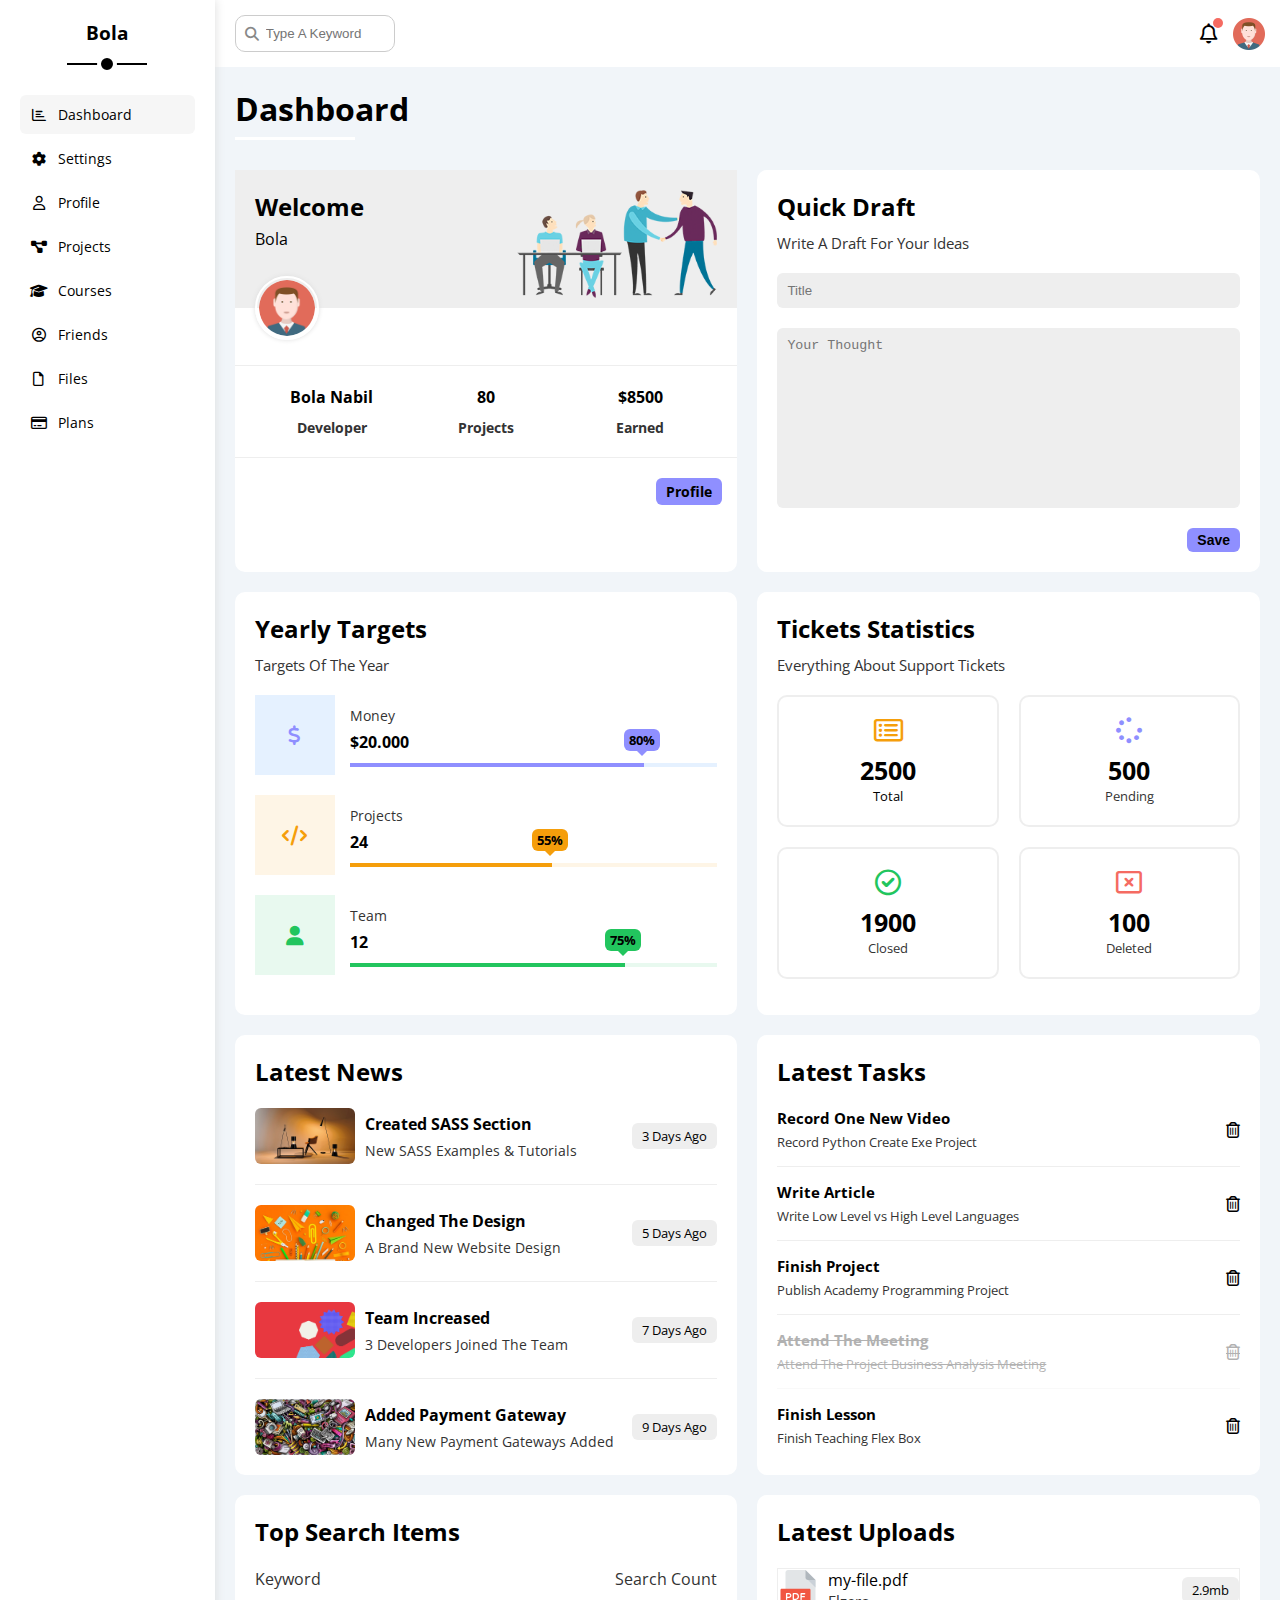
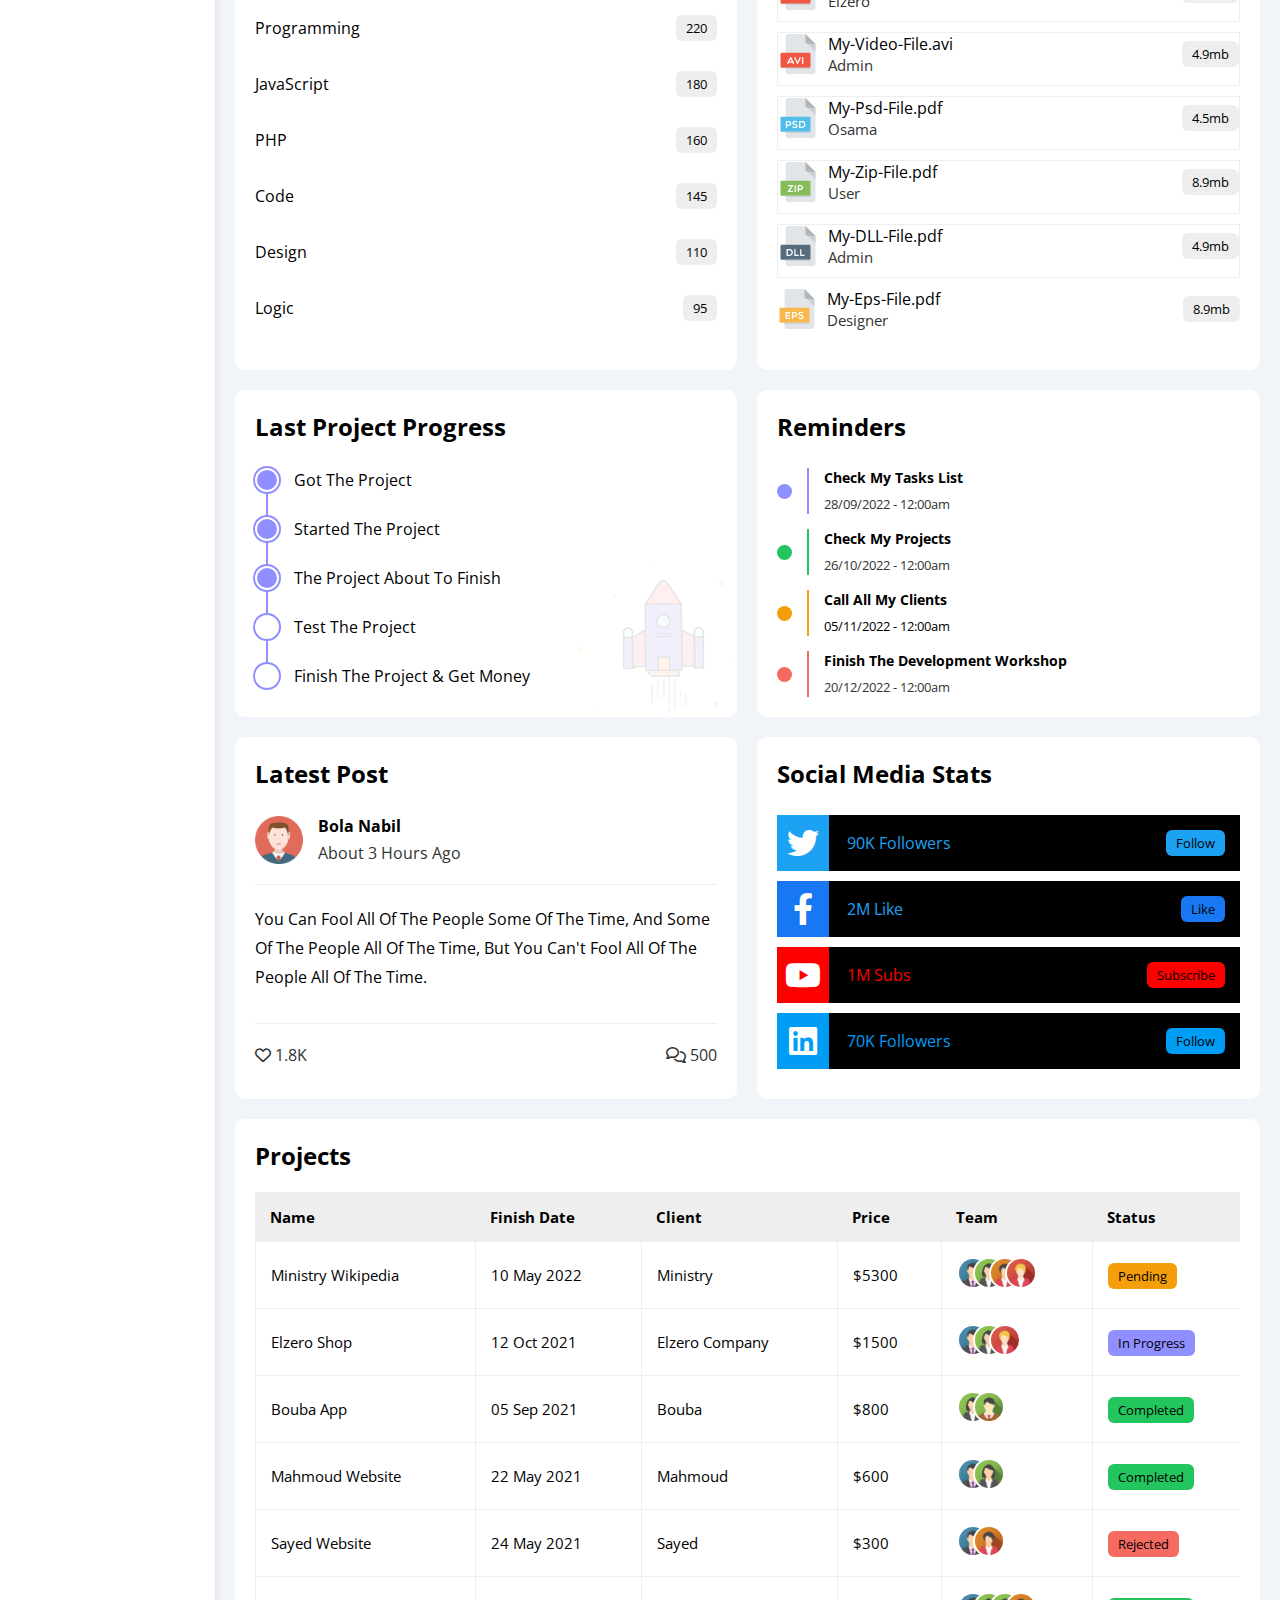
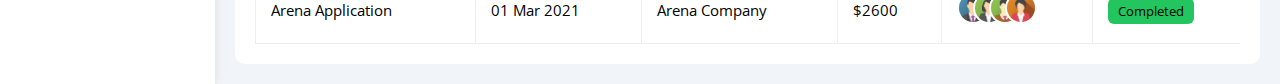
<file: index.html>
<!DOCTYPE html>
<html lang="en-EU">
<head>
    <meta charset="UTF-8">
    <meta http-equiv="X-UA-Compatible" content="IE=edge">
    <meta name="viewport" content="width=device-width, initial-scale=1.0">
    <meta name="description" content="this is dashboard page">
    <link rel="preload" href="css/all.min.css" type="text/css" as="style"onload="this.onload=null;this.rel='stylesheet';" />
    <link rel="preload" href="css/framework.css" type="text/css" as="style" onload="this.onload=null;this.rel='stylesheet';" />
    <link rel="preload" href="css/main.css" type="text/css" as="style" onload="this.onload=null;this.rel='stylesheet';" />
    <link rel="preload" href="https://fonts.googleapis.com/css2?family=Open+Sans:wght@300;500&#038;display=swap" type="text/css" as="style" onload="this.onload=null;this.rel='stylesheet';" />
    <link rel="preconnect" href="https://fonts.googleapis.com" />
    <link rel="preconnect" href="https://fonts.gstatic.com" crossorigin />
    <link rel="shortcut icon" href="imgs/dashboard/icon page.png" type="image">
    <title>Dashboard</title>
</head>
<body>
    <div class="page d-flex">
        <nav class="bg-white p-20 p-relative">
            <h3 class="p-relative txt-c mt-0">Bola</h3>
            <ul>
                <li>
                    <a class="active d-flex align-center fs-14 c-black rad-6 p-10" href="index.html" aria-label="this is dashboard file">
                        <i class="fa-regular fa-chart-bar fa-fw"></i>
                        <span>Dashboard</span>
                    </a>
                </li>
                <li>
                    <a class="d-flex align-center fs-14 c-black rad-6 p-10" href="settings.html" aria-label="this is settings file">
                        <i class="fa-solid fa-gear fa-fw"></i>
                        <span>Settings</span>
                    </a>
                </li>
                <li>
                    <a class="d-flex align-center fs-14 c-black rad-6 p-10" href="profile.html" aria-label="this is profile file">
                        <i class="fa-regular fa-user fa-fw"></i>
                        <span>Profile</span>
                    </a>
                </li>
                <li>
                    <a class="d-flex align-center fs-14 c-black rad-6 p-10" href="projects.html" aria-label="this is projects file">
                        <i class="fa-solid fa-diagram-project fa-fw"></i>
                        <span>Projects</span>
                    </a>
                </li>
                <li>
                    <a class="d-flex align-center fs-14 c-black rad-6 p-10" href="courses.html" aria-label="this is courses file">
                        <i class="fa-solid fa-graduation-cap fa-fw"></i>
                        <span>Courses</span>
                    </a>
                </li>
                <li>
                    <a class="d-flex align-center fs-14 c-black rad-6 p-10" href="friends.html" aria-label="this is friends file">
                        <i class="fa-regular fa-circle-user fa-fw"></i>
                        <span>Friends</span>
                    </a>
                </li>
                <li>
                    <a class="d-flex align-center fs-14 c-black rad-6 p-10" href="files.html" aria-label="this is files file">
                        <i class="fa-regular fa-file fa-fw"></i>
                        <span>Files</span>
                    </a>
                </li>
                <li>
                    <a class="d-flex align-center fs-14 c-black rad-6 p-10" href="plans.html" aria-label="this is plans file">
                        <i class="fa-regular fa-credit-card fa-fw"></i>
                        <span>Plans</span>
                    </a>
                </li>
            </ul>
        </nav>
        <section class="w-full of-hidden">
            <div class="head bg-white between-flex p-15">
                <div class="search p-relative">
                    <input class="p-10 " type="search" placeholder="Type A Keyword" />
                </div>
                <div class="icons d-flex align-center g-15">
                    <span class="notification p-relative">
                        <i class="fa-regular fa-bell fa-lg"></i>
                    </span>
                    <img src="imgs/avatar.webp" alt="head image" />
                </div>
            </div>
            <h1 class="p-relative">Dashboard</h1>
            <div class="wrapper d-grid g-20">
                <div class="welcome bg-white rad-10 txt-c-mobile block-mobile">
                    <div class="intro d-flex p-20 space-between bg-eee">
                        <div>
                            <h2 class="m-0">Welcome</h2>
                            <p class="mt-5 c-grey">Bola</p>
                        </div>
                        <img class="hide-moble" src="imgs/dashboard/welcome.png" alt="not found" />
                    </div>
                    <img src="imgs/avatar.webp" alt="not found" class="avatar" />
                    <div class="body d-flex txt-c p-20 mt-20 mb-20 block-mobile">
                        <div class="fw-bold">Bola Nabil <span class="d-block c-333 fs-14 mt-10">Developer</span></div>
                        <div class="fw-bold">80 <span class="d-block c-333 fs-14 mt-10">Projects</span></div>
                        <div class="fw-bold">$8500 <span class="d-block c-333 fs-14 mt-10">Earned</span></div>
                    </div>
                    <a href="profile.html" class="visit d-block w-fit bg-blue fs-14 c-black btn-shape fw-bold" aria-label="go to profile file">Profile</a>
                </div>

                <div class="quick-draft bg-white p-20 rad-10">
                    <h2 class="mt-0 mb-10">Quick Draft</h2>
                    <p class="mt-0 mb-20 c-333 fs-15">Write A Draft For Your Ideas</p>
                    <form>
                        <input class="d-block mb-20 w-full p-10 b-none bg-eee rad-6" type="text" placeholder="Title" />
                        <textarea class="d-block mb-20 w-full p-10 b-none bg-eee rad-6" placeholder="Your Thought"></textarea>
                        <input class="save d-block w-fit b-none bg-blue c-black fs-14 btn-shape fw-bold" type="submit" value="Save" />
                    </form>
                </div>

                <div class="targets bg-white p-20 rad-10">
                    <h2 class="mt-0 mb-10">Yearly Targets</h2>
                    <p class="mt-0 mb-20 c-333 fs-15">Targets Of The Year</p>
                    <div class="target-row mb-20 center-flex blue">
                        <div class="icon center-flex">
                            <i class="fa-solid fa-dollar-sign fa-lg c-blue"></i>
                        </div>
                        <div class="details">
                            <span class="fs-14 c-333">Money</span>
                            <span class="d-block mt-5 mb-10 fw-bold">$20.000</span>
                            <div class="progress p-relative">
                                <span class="bg-blue blue" style="width: 80%">
                                    <span class="bg-blue">80%</span>
                                </span>
                            </div>
                        </div>
                    </div>
                    <div class="target-row mb-20 center-flex orange">
                        <div class="icon center-flex">
                            <i class="fa-solid fa-code fa-lg c-orange"></i>
                        </div>
                        <div class="details">
                            <span class="fs-14 c-333">Projects</span>
                            <span class="d-block mt-5 mb-10 fw-bold">24</span>
                            <div class="progress p-relative">
                                <span class="orange bg-orange" style="width: 55%">
                                    <span class="bg-orange">55%</span>
                                </span>
                            </div>
                        </div>
                    </div>
                    <div class="target-row green mb-20 center-flex">
                        <div class="icon center-flex">
                            <i class="fa-solid fa-user fa-lg c-green"></i>
                        </div>
                        <div class="details">
                            <span class="fs-14 c-333">Team</span>
                            <span class="d-block mt-5 mb-10 fw-bold">12</span>
                            <div class="progress p-relative">
                                <span class="green bg-green" style="width: 75%">
                                    <span class="bg-green">75%</span>
                                </span>
                            </div>
                        </div>
                    </div>
                </div>

                <div class="tickets bg-white p-20 rad-10">
                    <h2 class="mt-0 mb-10">Tickets Statistics</h2>
                    <p class="mt-0 mb-20 c-333 fs-15">Everything About Support Tickets</p>
                    <div class="d-flex flex-w g-20 txt-c">
                        <div class="box p-20 rad-10 fs-13 c-grey">
                            <i class="fa-regular fa-rectangle-list fa-2x mb-10 c-orange"></i>
                            <span class="d-block fw-bold c-black fs-25">2500</span>
                            Total
                        </div>
                        <div class="box p-20 rad-10 fs-13 c-333">
                            <i class="fa-solid fa-spinner fa-2x mb-10 c-blue"></i>
                            <span class="d-block fw-bold c-black fs-25">500</span>
                            Pending
                        </div>
                        <div class="box p-20 rad-10 fs-13 c-333">
                            <i class="fa-regular fa-circle-check fa-2x mb-10 c-green"></i>
                            <span class="d-block fw-bold c-black fs-25">1900</span>
                            Closed
                        </div>
                        <div class="box p-20 rad-10 fs-13 c-333">
                            <i class="fa-regular fa-rectangle-xmark fa-2x mb-10 c-red"></i>
                            <span class="d-block fw-bold c-black fs-25">100</span>
                            Deleted
                        </div>
                    </div>
                </div>

                <div class="latest-news bg-white p-20 rad-10 txt-c-mobile">
                    <h2 class="mt-0 mb-20">Latest News</h2>
                    <div class="news-row d-flex align-center">
                        <img src="imgs/dashboard/news-01.webp" alt="not found" />
                        <div class="info">
                            <h3>Created SASS Section</h3>
                            <p class="m-0 fs-14 c-333">New SASS Examples & Tutorials</p>
                        </div>
                        <div class="label btn-shape bg-eee fs-13">3 Days Ago</div>
                    </div>
                    <div class="news-row d-flex align-center">
                        <img src="imgs/dashboard/news-02.webp" alt="not found" />
                        <div class="info">
                            <h3>Changed The Design</h3>
                            <p class="m-0 fs-14 c-333">A Brand New Website Design</p>
                        </div>
                        <div class="label btn-shape bg-eee fs-13">5 Days Ago</div>
                    </div>
                    <div class="news-row d-flex align-center">
                        <img src="imgs/dashboard/news-03.webp" alt="not found" />
                        <div class="info">
                            <h3>Team Increased</h3>
                            <p class="m-0 fs-14 c-333">3 Developers Joined The Team</p>
                        </div>
                        <div class="label btn-shape bg-eee fs-13">7 Days Ago</div>
                    </div>
                    <div class="news-row d-flex align-center">
                        <img src="imgs/dashboard/news-04.webp" alt="not found" />
                        <div class="info">
                            <h3>Added Payment Gateway</h3>
                            <p class="m-0 fs-14 c-333">Many New Payment Gateways Added</p>
                        </div>
                        <div class="label btn-shape bg-eee fs-13">9 Days Ago</div>
                    </div>
                </div>

                <div class="tasks bg-white p-20 rad-10">
                    <h2 class="mt-0 mb-20">Latest Tasks</h2>
                    <div class="task-row between-flex">
                        <div class="info">
                            <h3 class="mt-0 mb-5 fs-15">Record One New Video</h3>
                            <p class="m-0 c-333 fs-13">Record Python Create Exe Project</p>
                        </div>
                        <i class="fa-regular fa-trash-can delete"></i>
                    </div>
                    <div class="task-row between-flex">
                        <div class="info">
                            <h3 class="mt-0 mb-5 fs-15">Write Article</h3>
                            <p class="m-0 c-333 fs-13">Write Low Level vs High Level Languages</p>
                        </div>
                        <i class="fa-regular fa-trash-can delete"></i>
                    </div>
                    <div class="task-row between-flex">
                        <div class="info">
                            <h3 class="mt-0 mb-5 fs-15">Finish Project</h3>
                            <p class="m-0 c-333 fs-13">Publish Academy Programming Project</p>
                        </div>
                        <i class="fa-regular fa-trash-can delete"></i>
                    </div>
                    <div class="task-row between-flex done">
                        <div class="info">
                            <h3 class="mt-0 mb-5 fs-15">Attend The Meeting</h3>
                            <p class="m-0 fs-13">Attend The Project Business Analysis Meeting</p>
                        </div>
                        <i class="fa-regular fa-trash-can delete"></i>
                    </div>
                    <div class="task-row between-flex">
                        <div class="info">
                            <h3 class="mt-0 mb-5 fs-15">Finish Lesson</h3>
                            <p class="m-0 c-333 fs-13">Finish Teaching Flex Box</p>
                        </div>
                        <i class="fa-regular fa-trash-can delete"></i>
                    </div>
                </div>

                <div class="search-items bg-white p-20 rad-10">
                    <h2 class="mt-0 mb-20">Top Search Items</h2>
                    <div class="items-head between-flex c-333 mb-10">
                        <div>Keyword</div>
                        <div>Search Count</div>
                    </div>
                    <div class="items between-flex pt-15 pb-15">
                        <span>Programming</span>
                        <span class="btn-shape bg-eee fs-13">220</span>
                    </div>
                    <div class="items between-flex pt-15 pb-15">
                        <span>JavaScript</span>
                        <span class="btn-shape bg-eee fs-13">180</span>
                    </div>
                    <div class="items between-flex pt-15 pb-15">
                        <span>PHP</span>
                        <span class="btn-shape bg-eee fs-13">160</span>
                    </div>
                    <div class="items between-flex pt-15 pb-15">
                        <span>Code</span>
                        <span class="btn-shape bg-eee fs-13">145</span>
                    </div>
                    <div class="items between-flex pt-15 pb-15">
                        <span>Design</span>
                        <span class="btn-shape bg-eee fs-13">110</span>
                    </div>
                    <div class="items between-flex pt-15 pb-15">
                        <span>Logic</span>
                        <span class="btn-shape bg-eee fs-13">95</span>
                    </div>
                </div>

                <div class="latest-uploads bg-white p-20 rad-10">
                    <h2 class="mt-0 mb-20">Latest Uploads</h2>
                    <ul class="m-0">
                        <li class="between-flex pb-10 mb-10">
                            <div class="d-flex align-center">
                                <img class="mr-10" src="imgs/pdf.svg" alt="not found" />
                                <div>
                                    <span class="d-block">my-file.pdf</span>
                                    <span class="d-block c-333 fs-15">Elzero</span>
                                </div>
                            </div>
                            <div class="btn-shape bg-eee fs-13">2.9mb</div>
                        </li>
                        <li class="between-flex pb-10 mb-10">
                            <div class="d-flex align-center">
                                <img class="mr-10" src="imgs/avi.svg" alt="not found" />
                                <div>
                                    <span class="d-block">My-Video-File.avi</span>
                                    <span class="d-block c-333 fs-15">Admin</span>
                                </div>
                            </div>
                            <div class="btn-shape bg-eee fs-13">4.9mb</div>
                        </li>
                        <li class="between-flex pb-10 mb-10">
                            <div class="d-flex align-center">
                                <img class="mr-10" src="imgs/psd.svg" alt="not found" />
                                <div>
                                    <span class="d-block">My-Psd-File.pdf</span>
                                    <span class="d-block c-333 fs-15">Osama</span>
                                </div>
                            </div>
                            <div class="btn-shape bg-eee fs-13">4.5mb</div>
                        </li>
                        <li class="between-flex pb-10 mb-10">
                            <div class="d-flex align-center">
                                <img class="mr-10" src="imgs/zip.svg" alt="not found" />
                                <div>
                                    <span class="d-block">My-Zip-File.pdf</span>
                                    <span class="d-block c-333 fs-15">User</span>
                                </div>
                            </div>
                            <div class="btn-shape bg-eee fs-13">8.9mb</div>
                        </li>
                        <li class="between-flex pb-10 mb-10">
                            <div class="d-flex align-center">
                                <img class="mr-10" src="imgs/dll.svg" alt="not found" />
                                <div>
                                    <span class="d-block">My-DLL-File.pdf</span>
                                    <span class="d-block c-333 fs-15">Admin</span>
                                </div>
                            </div>
                            <div class="btn-shape bg-eee fs-13">4.9mb</div>
                        </li>
                        <li class="between-flex pb-10 mb-10">
                            <div class="d-flex align-center">
                                <img class="mr-10" src="imgs/eps.svg" alt="not found" />
                                <div>
                                    <span class="d-block">My-Eps-File.pdf</span>
                                    <span class="d-block c-333 fs-15">Designer</span>
                                </div>
                            </div>
                            <div class="btn-shape bg-eee fs-13">8.9mb</div>
                        </li>
                    </ul>
                </div>

                <div class="last-project bg-white p-20 rad-10 p-relative">
                    <h2 class="mt-0 mb-20">Last Project Progress</h2>
                    <ul class="m-0 p-relative">
                        <li class="mt-25 d-flex align-center done">Got The Project</li>
                        <li class="mt-25 d-flex align-center done">Started The Project</li>
                        <li class="mt-25 d-flex align-center done">The Project About To Finish</li>
                        <li class="mt-25 d-flex align-center current">Test The Project</li>
                        <li class="mt-25 d-flex align-center ">Finish The Project & Get Money</li>
                    </ul>
                    <img class="launch-icon hide-moble" src="imgs/dashboard/project.webp" alt="not found" />
                </div>

                <div class="reminders bg-white p-20 rad-10 p-relative">
                    <h2 class="mt-0 mb-25">Reminders</h2>
                    <ul class="m-0">
                        <li class="d-flex mt-15 align-center">
                            <span class="key bg-blue d-block mr-15 rad-half"></span>
                            <div class="blue pl-15">
                                <p class="fs-14 fw-bold mt-0 mb-5">Check My Tasks List</p>
                                <span class="fs-13 c-333">28/09/2022 - 12:00am</span>
                            </div>
                        </li>
                        <li class="d-flex mt-15 align-center">
                            <span class="key bg-green d-block mr-15 rad-half"></span>
                            <div class="green pl-15">
                                <p class="fs-14 fw-bold mt-0 mb-5">Check My Projects</p>
                                <span class="fs-13 c-333">26/10/2022 - 12:00am</span>
                            </div>
                        </li>
                        <li class="d-flex mt-15 align-center">
                            <span class="key bg-orange d-block mr-15 rad-half"></span>
                            <div class="orange pl-15">
                                <p class="fs-14 fw-bold mt-0 mb-5">Call All My Clients</p>
                                <span class="fs-13 c-grey">05/11/2022 - 12:00am</span>
                            </div>
                        </li>
                        <li class="d-flex mt-15 align-center">
                            <span class="key bg-red d-block mr-15 rad-half"></span>
                            <div class="red pl-15">
                                <p class="fs-14 fw-bold mt-0 mb-5">Finish The Development Workshop</p>
                                <span class="fs-13 c-333">20/12/2022 - 12:00am</span>
                            </div>
                        </li>
                    </ul>
                </div>

                <div class="latest-post bg-white p-20 rad-10 p-relative">
                    <h2 class="mt-0 mb-25">Latest Post</h2>
                    <div class="top d-flex align-center">
                        <img class="avatar mr-15" src="imgs/avatar.webp" alt="not found" />
                        <div class="info ">
                            <span class="d-block fw-bold mb-5">Bola Nabil</span>
                            <span class="c-333">About 3 Hours Ago</span>
                        </div>
                    </div>
                    <div class="post-content txt-c-mobile pt-20 pb-20 mt-20 mb-20">
                        You can fool all of the people some of the time, and some of the people all of the time, but you can't
                        fool all of the people all of the time.
                    </div>
                    <div class="post-stats between-flex c-333">
                        <div>
                            <i class="fa-regular fa-heart"></i>
                            <span>1.8K</span>
                        </div>
                        <div>
                            <i class="fa-regular fa-comments"></i>
                            <span>500</span>
                        </div>
                    </div>
                </div>

                <div class="social-media p-20 bg-white rad-10 p-relative">
                    <h2 class="mt-0 mb-25">Social Media Stats</h2>
                    <div class="box twitter p-15 p-relative mb-10 between-flex">
                        <i class="fa-brands fa-twitter fa-2x c-white h-full center-flex d-flex"></i>
                        <span>90K Followers</span>
                        <a class="btn-shape c-black fs-13" href="https://www.twitter.com" target="_blank" aria-label="this is twitter profile">Follow</a>
                    </div>
                    <div class="box facebook p-15 mb-10 between-flex p-relative">
                        <i class="fa-brands fa-facebook-f fa-2x c-white center-flex h-full"></i>
                        <span>2M Like</span>
                        <a class="btn-shape c-black fs-13" href="https://www.facebook.com" target="_blank" aria-label="this is facebook profile">Like</a>
                    </div>
                    <div class="box youtube p-15 mb-10 between-flex p-relative">
                        <i class="fa-brands fa-youtube fa-2x c-white center-flex h-full"></i>
                        <span>1M Subs</span>
                        <a class="btn-shape c-black fs-13" href="https://www.youtube.com" target="_blank" aria-label="this is youtube profile">Subscribe</a>
                    </div>
                    <div class="box linkedin p-15 mb-10 between-flex p-relative">
                        <i class="fa-brands fa-linkedin center-flex fa-2x c-white h-full"></i>
                        <span>70K Followers</span>
                        <a class="btn-shape c-black fs-13" href="https://www.linkedin.com" target="_blank" aria-label="this is linkedin profile">Follow</a>
                    </div>
                </div>
            </div>
                    <div class="projects p-20 bg-white rad-10 m-20">
                        <h2 class="mt-0 mb-20">Projects</h2>
                        <div class="responsive-table">
                            <table class="fs-15 w-full">
                                <thead>
                                    <tr>
                                        <td>Name</td>
                                        <td>Finish Date</td>
                                        <td>Client</td>
                                        <td>Price</td>
                                        <td>Team</td>
                                        <td>Status</td>
                                    </tr>
                                </thead>
                                <tbody>
                                    <tr>
                                        <td>Ministry Wikipedia</td>
                                        <td>10 May 2022</td>
                                        <td>Ministry</td>
                                        <td>$5300</td>
                                        <td>
                                            <img src="imgs/team-01.png" alt="not found" />
                                            <img src="imgs/team-02.png" alt="not found" />
                                            <img src="imgs/team-04.png" alt="not found" />
                                            <img src="imgs/team-05.png" alt="not found" />
                                        </td>
                                        <td>
                                            <span class="label btn-shape bg-orange c-black">Pending</span>
                                        </td>
                                    </tr>
                                    <tr>
                                        <td>Elzero Shop</td>
                                        <td>12 Oct 2021</td>
                                        <td>Elzero Company</td>
                                        <td>$1500</td>
                                        <td>
                                            <img src="imgs/team-01.png" alt="not found" />
                                            <img src="imgs/team-02.png" alt="not found" />
                                            <img src="imgs/team-05.png" alt="not found" />
                                        </td>
                                        <td><span class="label btn-shape bg-blue c-black">In Progress</span></td>
                                    </tr>
                                    <tr>
                                        <td>Bouba App</td>
                                        <td>05 Sep 2021</td>
                                        <td>Bouba</td>
                                        <td>$800</td>
                                        <td>
                                            <img src="imgs/team-02.png" alt="not found" />
                                            <img src="imgs/team-03.png" alt="not found" />
                                        </td>
                                        <td><span class="label btn-shape bg-green c-black">Completed</span></td>
                                    </tr>
                                    <tr>
                                        <td>Mahmoud Website</td>
                                        <td>22 May 2021</td>
                                        <td>Mahmoud</td>
                                        <td>$600</td>
                                        <td>
                                            <img src="imgs/team-01.png" alt="not found" />
                                            <img src="imgs/team-02.png" alt="not found" />
                                        </td>
                                        <td><span class="label btn-shape bg-green c-black">Completed</span></td>
                                    </tr>
                                    <tr>
                                        <td>Sayed Website</td>
                                        <td>24 May 2021</td>
                                        <td>Sayed</td>
                                        <td>$300</td>
                                        <td>
                                            <img src="imgs/team-01.png" alt="not found" />
                                            <img src="imgs/team-04.png" alt="not found" />
                                        </td>
                                        <td><span class="label btn-shape bg-red c-black">Rejected</span></td>
                                    </tr>
                                    <tr>
                                        <td>Arena Application</td>
                                        <td>01 Mar 2021</td>
                                        <td>Arena Company</td>
                                        <td>$2600</td>
                                        <td>
                                            <img src="imgs/team-01.png" alt="not found" />
                                            <img src="imgs/team-02.png" alt="not found" />
                                            <img src="imgs/team-03.png" alt="not found" />
                                            <img src="imgs/team-04.png" alt="not found" />
                                        </td>
                                        <td><span class="label btn-shape bg-green c-black">Completed</span></td>
                                    </tr>
                                </tbody>
                            </table>
                        </div>
                    </div>
        </section>
    </div>
</body>
</html>
</file>
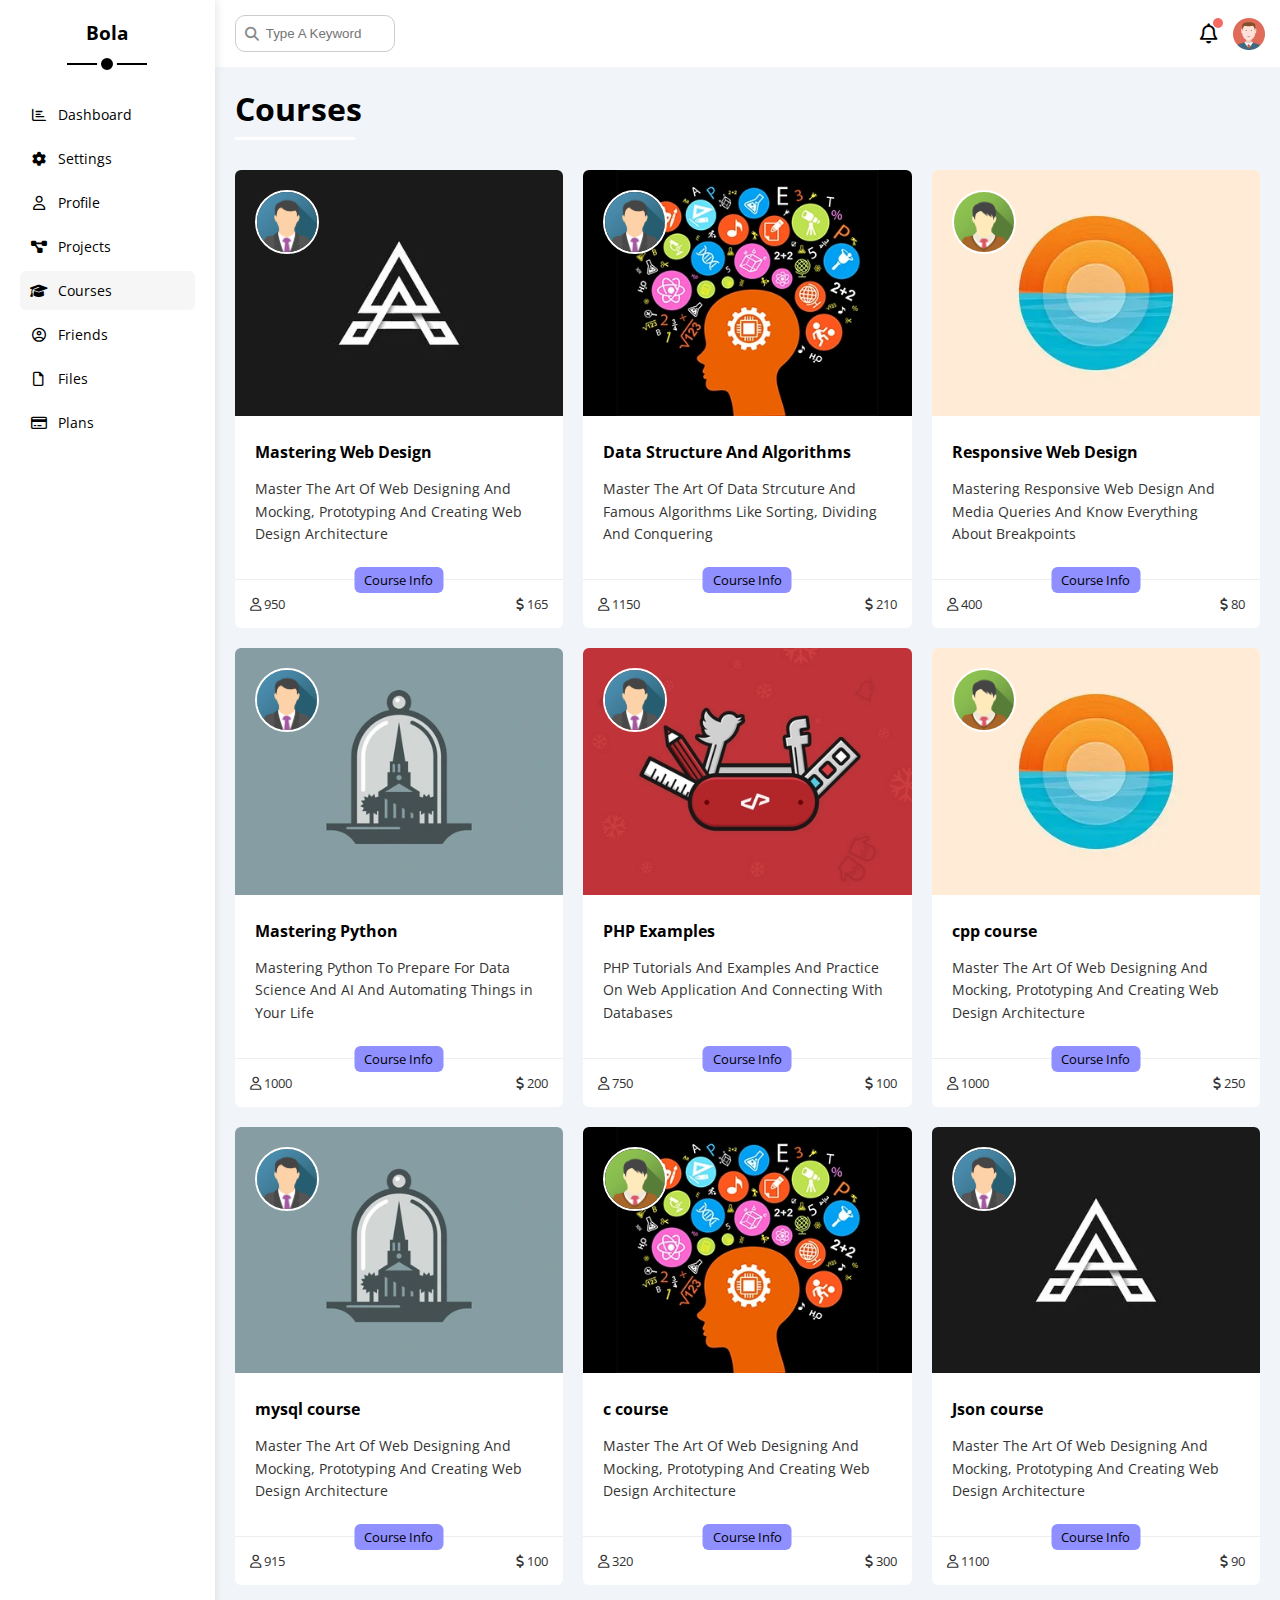
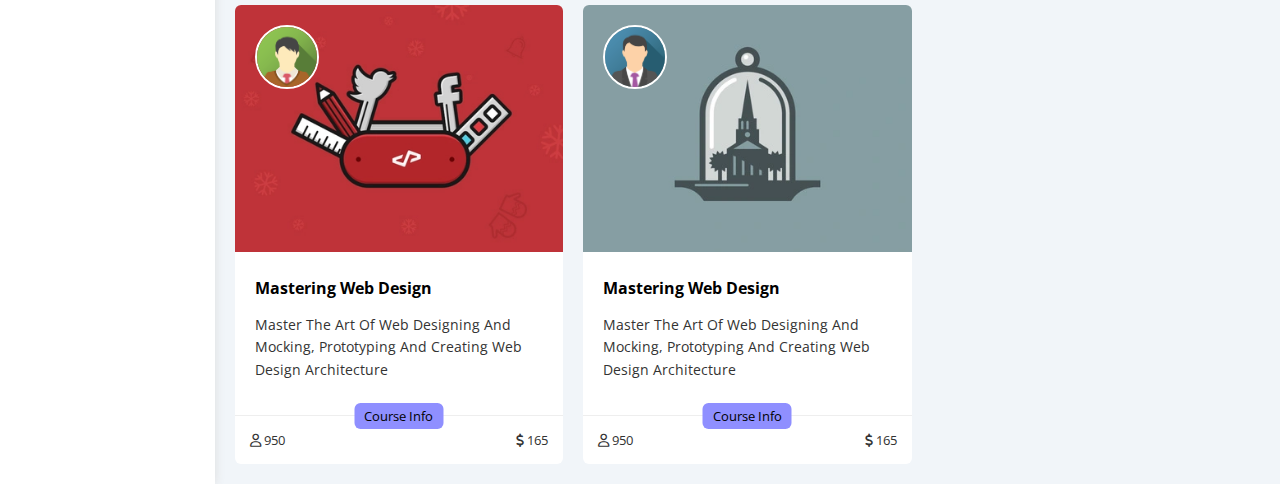
<file: courses.html>
<!DOCTYPE html>
<html lang="en-EU">

<head>
    <meta charset="UTF-8">
    <meta http-equiv="X-UA-Compatible" content="IE=edge">
    <meta name="viewport" content="width=device-width, initial-scale=1.0">
    <meta name="description" content="this is courses page">
    <link rel="preload" href="css/all.min.css" type="text/css" as="style"onload="this.onload=null;this.rel='stylesheet';" />
    <link rel="preload" href="css/framework.css" type="text/css" as="style"onload="this.onload=null;this.rel='stylesheet';" />
    <link rel="preload" href="css/main.css" type="text/css" as="style"onload="this.onload=null;this.rel='stylesheet';" />
    <link rel="preload" href="https://fonts.googleapis.com/css2?family=Open+Sans:wght@300;500&#038;display=swap"type="text/css" as="style" onload="this.onload=null;this.rel='stylesheet';" />
    <link rel="preconnect" href="https://fonts.googleapis.com" />
    <link rel="preconnect" href="https://fonts.gstatic.com" crossorigin />
    <link rel="shortcut icon" href="imgs/courses/courses-icon.png" type="image">
    <title>Courses</title>
</head>
<body>
    <div class="page d-flex">
        <nav class="bg-white p-20 p-relative">
            <h3 class="p-relative txt-c mt-0">Bola</h3>
            <ul>
                <li>
                    <a class="d-flex align-center fs-14 c-black rad-6 p-10" href="index.html"
                        aria-label="this is dashboard file">
                        <i class="fa-regular fa-chart-bar fa-fw"></i>
                        <span>Dashboard</span>
                    </a>
                </li>
                <li>
                    <a class="d-flex align-center fs-14 c-black rad-6 p-10" href="settings.html"
                        aria-label="this is settings file">
                        <i class="fa-solid fa-gear fa-fw"></i>
                        <span>Settings</span>
                    </a>
                </li>
                <li>
                    <a class="d-flex align-center fs-14 c-black rad-6 p-10" href="profile.html"
                        aria-label="this is profile file">
                        <i class="fa-regular fa-user fa-fw"></i>
                        <span>Profile</span>
                    </a>
                </li>
                <li>
                    <a class="d-flex align-center fs-14 c-black rad-6 p-10" href="projects.html"
                        aria-label="this is projects file">
                        <i class="fa-solid fa-diagram-project fa-fw"></i>
                        <span>Projects</span>
                    </a>
                </li>
                <li>
                    <a class="active d-flex align-center fs-14 c-black rad-6 p-10" href="courses.html"
                        aria-label="this is courses file">
                        <i class="fa-solid fa-graduation-cap fa-fw"></i>
                        <span>Courses</span>
                    </a>
                </li>
                <li>
                    <a class="d-flex align-center fs-14 c-black rad-6 p-10" href="friends.html"
                        aria-label="this is friends file">
                        <i class="fa-regular fa-circle-user fa-fw"></i>
                        <span>Friends</span>
                    </a>
                </li>
                <li>
                    <a class="d-flex align-center fs-14 c-black rad-6 p-10" href="files.html"
                        aria-label="this is files file">
                        <i class="fa-regular fa-file fa-fw"></i>
                        <span>Files</span>
                    </a>
                </li>
                <li>
                    <a class="d-flex align-center fs-14 c-black rad-6 p-10" href="plans.html"
                        aria-label="this is plans file">
                        <i class="fa-regular fa-credit-card fa-fw"></i>
                        <span>Plans</span>
                    </a>
                </li>
            </ul>
        </nav>
        <section class="w-full of-hidden">
            <div class="head bg-white between-flex p-15">
                <div class="search p-relative">
                    <input class="p-10 " type="search" placeholder="Type A Keyword" />
                </div>
                <div class="icons d-flex align-center g-15">
                    <span class="notification p-relative">
                        <i class="fa-regular fa-bell fa-lg"></i>
                    </span>
                    <img src="imgs/avatar.webp" alt="head image" />
                </div>
            </div>
            <h1 class="p-relative">Courses</h1>
            <div class="courses-page d-grid m-20 g-20">

            <div class="course bg-white rad-6 p-relative">
                <img class="cover" src="imgs/courses/course-01.webp" alt="not found" />
                <img class="instructor" src="imgs/team-01.png" alt="not found" />
                <div class="p-20">
                    <h4 class="m-0">Mastering Web Design</h4>
                    <p class="description c-333 mt-15 fs-14">
                        Master The Art Of Web Designing And Mocking, Prototyping And Creating Web Design Architecture
                    </p>
                </div>
                <div class="info p-15 p-relative between-flex">
                    <span class="title btn-shape bg-blue c-black">Course Info</span>
                    <span class="c-333">
                        <i class="fa-regular fa-user"></i>
                        950
                    </span>
                    <span class="c-333">
                        <i class="fa-solid fa-dollar-sign"></i>
                        165
                    </span>
                </div>
            </div>

            <div class="course bg-white rad-6 p-relative">
                <img class="cover" src="imgs/courses/course-02.webp" alt="not found" />
                <img class="instructor" src="imgs/team-01.png" alt="not found" />
                <div class="p-20">
                    <h4 class="m-0">Data Structure And Algorithms</h4>
                    <p class="description c-333 mt-15 fs-14">
                        Master The Art Of Data Strcuture And Famous Algorithms Like Sorting, Dividing And Conquering
                    </p>
                </div>
                <div class="info p-15 p-relative between-flex">
                    <span class="title btn-shape bg-blue c-black">Course Info</span>
                    <span class="c-333">
                        <i class="fa-regular fa-user"></i>
                        1150
                    </span>
                    <span class="c-333">
                        <i class="fa-solid fa-dollar-sign"></i>
                        210
                    </span>
                </div>
            </div>

            <div class="course bg-white rad-6 p-relative">
                <img class="cover" src="imgs/courses/course-03.webp" alt="not found" />
                <img class="instructor" src="imgs/team-03.png" alt="not found" />
                <div class="p-20">
                    <h4 class="m-0">Responsive Web Design</h4>
                    <p class="description c-333 mt-15 fs-14">
                        Mastering Responsive Web Design And Media Queries And Know Everything About Breakpoints
                    </p>
                </div>
                <div class="info p-15 p-relative between-flex">
                    <span class="title btn-shape bg-blue c-black">Course Info</span>
                    <span class="c-333">
                        <i class="fa-regular fa-user"></i>
                        400
                    </span>
                    <span class="c-333">
                        <i class="fa-solid fa-dollar-sign"></i>
                        80
                    </span>
                </div>
            </div>

            <div class="course bg-white rad-6 p-relative">
                <img class="cover" src="imgs/courses/course-04.webp" alt="not found" />
                <img class="instructor" src="imgs/team-01.png" alt="not found" />
                <div class="p-20">
                    <h4 class="m-0">Mastering Python</h4>
                    <p class="description c-333 mt-15 fs-14">
                        Mastering Python To Prepare For Data Science And AI And Automating Things in Your Life
                    </p>
                </div>
                <div class="info p-15 p-relative between-flex">
                    <span class="title btn-shape bg-blue c-black">Course Info</span>
                    <span class="c-333">
                        <i class="fa-regular fa-user"></i>
                        1000
                    </span>
                    <span class="c-333">
                        <i class="fa-solid fa-dollar-sign"></i>
                        200
                    </span>
                </div>
            </div>

            <div class="course bg-white rad-6 p-relative">
                <img class="cover" src="imgs/courses/course-05.webp" alt="not found" />
                <img class="instructor" src="imgs/team-01.png" alt="not found" />
                <div class="p-20">
                    <h4 class="m-0">PHP Examples</h4>
                    <p class="description c-333 mt-15 fs-14">
                        PHP Tutorials And Examples And Practice On Web Application And Connecting With Databases
                    </p>
                </div>
                <div class="info p-15 p-relative between-flex">
                    <span class="title btn-shape bg-blue c-black">Course Info</span>
                    <span class="c-333">
                        <i class="fa-regular fa-user"></i>
                        750
                    </span>
                    <span class="c-333">
                        <i class="fa-solid fa-dollar-sign"></i>
                        100
                    </span>
                </div>
            </div>

            <div class="course bg-white rad-6 p-relative">
                <img class="cover" src="imgs/courses/course-03.webp" alt="not found" />
                <img class="instructor" src="imgs/team-03.png" alt="not found" />
                <div class="p-20">
                    <h4 class="m-0">cpp course</h4>
                    <p class="description c-333 mt-15 fs-14">
                        Master The Art Of Web Designing And Mocking, Prototyping And Creating Web Design Architecture
                    </p>
                </div>
                <div class="info p-15 p-relative between-flex">
                    <span class="title btn-shape bg-blue c-black">Course Info</span>
                    <span class="c-333">
                        <i class="fa-regular fa-user"></i>
                        1000
                    </span>
                    <span class="c-333">
                        <i class="fa-solid fa-dollar-sign"></i>
                        250
                    </span>
                </div>
            </div>

            <div class="course bg-white rad-6 p-relative">
                <img class="cover" src="imgs/courses/course-04.webp" alt="not found" />
                <img class="instructor" src="imgs/team-01.png" alt="not found" />
                <div class="p-20">
                    <h4 class="m-0">mysql course</h4>
                    <p class="description c-333 mt-15 fs-14">
                        Master The Art Of Web Designing And Mocking, Prototyping And Creating Web Design Architecture
                    </p>
                </div>
                <div class="info p-15 p-relative between-flex">
                    <span class="title btn-shape bg-blue c-black">Course Info</span>
                    <span class="c-333">
                        <i class="fa-regular fa-user"></i>
                        915
                    </span>
                    <span class="c-333">
                        <i class="fa-solid fa-dollar-sign"></i>
                        100
                    </span>
                </div>
            </div>

            <div class="course bg-white rad-6 p-relative">
                <img class="cover" src="imgs/courses/course-02.webp" alt="not found" />
                <img class="instructor" src="imgs/team-03.png" alt="not found" />
                <div class="p-20">
                    <h4 class="m-0">c course</h4>
                    <p class="description c-333 mt-15 fs-14">
                        Master The Art Of Web Designing And Mocking, Prototyping And Creating Web Design Architecture
                    </p>
                </div>
                <div class="info p-15 p-relative between-flex">
                    <span class="title btn-shape bg-blue c-black">Course Info</span>
                    <span class="c-333">
                        <i class="fa-regular fa-user"></i>
                        320
                    </span>
                    <span class="c-333">
                        <i class="fa-solid fa-dollar-sign"></i>
                        300
                    </span>
                </div>
            </div>

            <div class="course bg-white rad-6 p-relative">
                <img class="cover" src="imgs/courses/course-01.webp" alt="not found" />
                <img class="instructor" src="imgs/team-01.png" alt="not found" />
                <div class="p-20">
                    <h4 class="m-0">Json course</h4>
                    <p class="description c-333 mt-15 fs-14">
                        Master The Art Of Web Designing And Mocking, Prototyping And Creating Web Design Architecture
                    </p>
                </div>
                <div class="info p-15 p-relative between-flex">
                    <span class="title btn-shape bg-blue c-black">Course Info</span>
                    <span class="c-333">
                        <i class="fa-regular fa-user"></i>
                        1100
                    </span>
                    <span class="c-333">
                        <i class="fa-solid fa-dollar-sign"></i>
                        90
                    </span>
                </div>
            </div>


            <div class="course bg-white rad-6 p-relative">
                <img class="cover" src="imgs/courses/course-05.webp" alt="not found" />
                <img class="instructor" src="imgs/team-03.png" alt="not found" />
                <div class="p-20">
                    <h4 class="m-0">Mastering Web Design</h4>
                    <p class="description c-333 mt-15 fs-14">
                        Master The Art Of Web Designing And Mocking, Prototyping And Creating Web Design Architecture
                    </p>
                </div>
                <div class="info p-15 p-relative between-flex">
                    <span class="title btn-shape bg-blue c-black">Course Info</span>
                    <span class="c-333">
                        <i class="fa-regular fa-user"></i>
                        950
                    </span>
                    <span class="c-333">
                        <i class="fa-solid fa-dollar-sign"></i>
                        165
                    </span>
                </div>
            </div>

            <div class="course bg-white rad-6 p-relative">
                <img class="cover" src="imgs/courses/course-04.webp" alt="not found" />
                <img class="instructor" src="imgs/team-01.png" alt="not found" />
                <div class="p-20">
                    <h4 class="m-0">Mastering Web Design</h4>
                    <p class="description c-333 mt-15 fs-14">
                        Master The Art Of Web Designing And Mocking, Prototyping And Creating Web Design Architecture
                    </p>
                </div>
                <div class="info p-15 p-relative between-flex">
                    <span class="title btn-shape bg-blue c-black">Course Info</span>
                    <span class="c-333">
                        <i class="fa-regular fa-user"></i>
                        950
                    </span>
                    <span class="c-333">
                        <i class="fa-solid fa-dollar-sign"></i>
                        165
                    </span>
                </div>
            </div>

            </div>
        </section>
    </div>
</body>
</html>
</file>
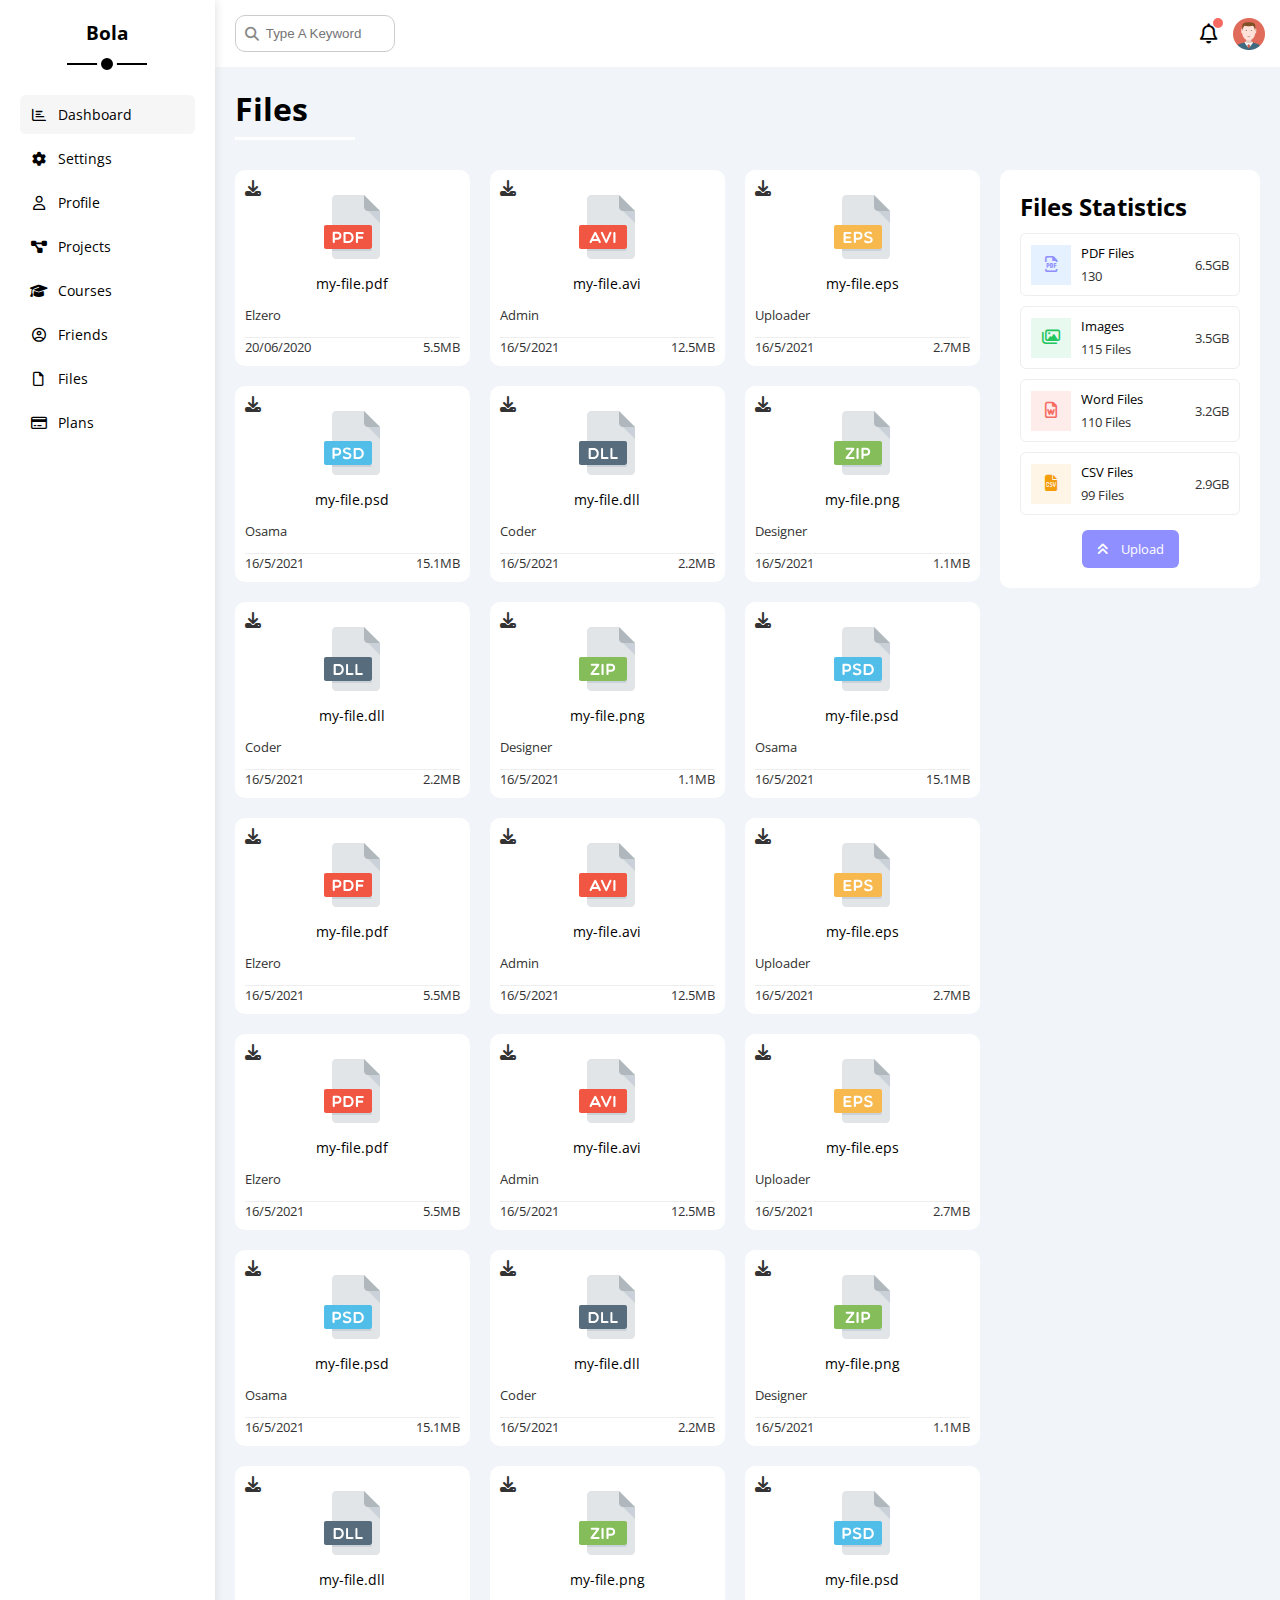
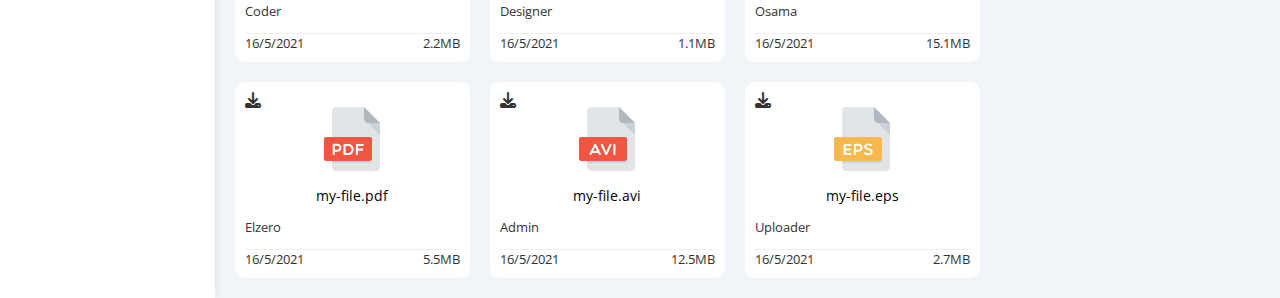
<file: files.html>
<!DOCTYPE html>
<html lang="en-EU">
<head>
    <meta charset="UTF-8">
    <meta http-equiv="X-UA-Compatible" content="IE=edge">
    <meta name="viewport" content="width=device-width, initial-scale=1.0">
    <meta name="description" content="this is files page">
    <link rel="preload" href="css/all.min.css" type="text/css" as="style"onload="this.onload=null;this.rel='stylesheet';" />
    <link rel="preload" href="css/framework.css" type="text/css" as="style"onload="this.onload=null;this.rel='stylesheet';" />
    <link rel="preload" href="css/main.css" type="text/css" as="style"onload="this.onload=null;this.rel='stylesheet';" />
    <link rel="preload" href="https://fonts.googleapis.com/css2?family=Open+Sans:wght@300;500&#038;display=swap"type="text/css" as="style" onload="this.onload=null;this.rel='stylesheet';" />
    <link rel="preconnect" href="https://fonts.googleapis.com" />
    <link rel="preconnect" href="https://fonts.gstatic.com" crossorigin />
    <link rel="shortcut icon" href="imgs/dashboard/icon page.png" type="image">
    <title>Files</title>
</head>
<body>
    <div class="page d-flex">
        <nav class="bg-white p-20 p-relative">
            <h3 class="p-relative txt-c mt-0">Bola</h3>
            <ul>
                <li>
                    <a class="active d-flex align-center fs-14 c-black rad-6 p-10" href="index.html"
                        aria-label="this is dashboard file">
                        <i class="fa-regular fa-chart-bar fa-fw"></i>
                        <span>Dashboard</span>
                    </a>
                </li>
                <li>
                    <a class="d-flex align-center fs-14 c-black rad-6 p-10" href="settings.html"
                        aria-label="this is settings file">
                        <i class="fa-solid fa-gear fa-fw"></i>
                        <span>Settings</span>
                    </a>
                </li>
                <li>
                    <a class="d-flex align-center fs-14 c-black rad-6 p-10" href="profile.html"
                        aria-label="this is profile file">
                        <i class="fa-regular fa-user fa-fw"></i>
                        <span>Profile</span>
                    </a>
                </li>
                <li>
                    <a class="d-flex align-center fs-14 c-black rad-6 p-10" href="projects.html"
                        aria-label="this is projects file">
                        <i class="fa-solid fa-diagram-project fa-fw"></i>
                        <span>Projects</span>
                    </a>
                </li>
                <li>
                    <a class="d-flex align-center fs-14 c-black rad-6 p-10" href="courses.html"
                        aria-label="this is courses file">
                        <i class="fa-solid fa-graduation-cap fa-fw"></i>
                        <span>Courses</span>
                    </a>
                </li>
                <li>
                    <a class="d-flex align-center fs-14 c-black rad-6 p-10" href="friends.html"
                        aria-label="this is friends file">
                        <i class="fa-regular fa-circle-user fa-fw"></i>
                        <span>Friends</span>
                    </a>
                </li>
                <li>
                    <a class="d-flex align-center fs-14 c-black rad-6 p-10" href="files.html"
                        aria-label="this is files file">
                        <i class="fa-regular fa-file fa-fw"></i>
                        <span>Files</span>
                    </a>
                </li>
                <li>
                    <a class="d-flex align-center fs-14 c-black rad-6 p-10" href="plans.html"
                        aria-label="this is plans file">
                        <i class="fa-regular fa-credit-card fa-fw"></i>
                        <span>Plans</span>
                    </a>
                </li>
            </ul>
        </nav>
        <section class="w-full of-hidden">
            <div class="head bg-white between-flex p-15">
                <div class="search p-relative">
                    <input class="p-10 " type="search" placeholder="Type A Keyword" />
                </div>
                <div class="icons d-flex align-center g-15">
                    <span class="notification p-relative">
                        <i class="fa-regular fa-bell fa-lg"></i>
                    </span>
                    <img src="imgs/avatar.webp" alt="head image" />
                </div>
            </div>
            <h1 class="p-relative">Files</h1>

            <div class="files-page d-flex m-20 g-20">
                <div class="files-stats p-20 bg-white rad-10">
                    <h2 class="mt-0 mb-15 txt-c-mobile">Files Statistics</h2>
                    <div class="d-flex align-center border-eee p-10 rad-6 mb-15 fs-13">
                        <i class="fa-regular fa-file-pdf fa-lg blue center-flex c-blue icon"></i>
                        <div class="info">
                            <span>PDF Files</span>
                            <span class="c-333 d-block mt-5">130</span>
                        </div>
                        <div class="size c-333">6.5GB</div>
                    </div>
                    <div class="d-flex align-center border-eee p-10 rad-6 mb-15 fs-13">
                        <i class="fa-regular fa-images fa-lg green center-flex c-green icon"></i>
                        <div class="info">
                            <span>Images</span>
                            <span class="c-333 d-block mt-5">115 Files</span>
                        </div>
                        <div class="size c-333">3.5GB</div>
                    </div>
                    <div class="d-flex align-center border-eee p-10 rad-6 mb-15 fs-13">
                        <i class="fa-regular fa-file-word fa-lg red center-flex c-red icon"></i>
                        <div class="info">
                            <span>Word Files</span>
                            <span class="c-333 d-block mt-5">110 Files</span>
                        </div>
                        <div class="size c-333">3.2GB</div>
                    </div>
                    <div class="d-flex align-center border-eee p-10 rad-6 fs-13">
                        <i class="fa-solid fa-file-csv fa-lg orange center-flex c-orange icon"></i>
                        <div class="info">
                            <span>CSV Files</span>
                            <span class="c-333 d-block mt-5">99 Files</span>
                        </div>
                        <div class="size c-333">2.9GB</div>
                    </div>
                    <a class="upload bg-blue c-white fs-13 rad-6 d-block w-fit" href="#">
                        <i class="fa-solid fa-angles-up mr-10"></i>
                        Upload
                    </a>
                </div>
                <div class="files-content d-grid g-20">
                    <div class="file bg-white p-10 rad-10">
                        <i class="fa-solid fa-download c-333 p-absolute"></i>
                        <div class="icon txt-c">
                            <img class="mt-15 mb-15" src="imgs/pdf.svg" alt="not found" />
                        </div>
                        <div class="txt-c mb-10 fs-14">my-file.pdf</div>
                        <p class="c-333 fs-13">Elzero</p>
                        <div class="info between-flex mt-10 pt-10 fs-13 c-333">
                            <span>20/06/2020</span>
                            <span>5.5MB</span>
                        </div>
                    </div>
                    <div class="file bg-white p-10 rad-10">
                        <i class="fa-solid fa-download c-333 p-absolute"></i>
                        <div class="icon txt-c">
                            <img class="mt-15 mb-15" src="imgs/avi.svg" alt="not found" />
                        </div>
                        <div class="txt-c mb-10 fs-14">my-file.avi</div>
                        <p class="c-333 fs-13">Admin</p>
                        <div class="info between-flex mt-10 pt-10 fs-13 c-333">
                            <span>16/5/2021</span>
                            <span>12.5MB</span>
                        </div>
                    </div>
                    <div class="file bg-white p-10 rad-10">
                        <i class="fa-solid fa-download c-333 p-absolute"></i>
                        <div class="icon txt-c">
                            <img class="mt-15 mb-15" src="imgs/eps.svg" alt="not found" />
                        </div>
                        <div class="txt-c mb-10 fs-14">my-file.eps</div>
                        <p class="c-333 fs-13">Uploader</p>
                        <div class="info between-flex mt-10 pt-10 fs-13 c-333">
                            <span>16/5/2021</span>
                            <span>2.7MB</span>
                        </div>
                    </div>
                    <div class="file bg-white p-10 rad-10">
                        <i class="fa-solid fa-download c-333 p-absolute"></i>
                        <div class="icon txt-c">
                            <img class="mt-15 mb-15" src="imgs/psd.svg" alt="not found" />
                        </div>
                        <div class="txt-c mb-10 fs-14">my-file.psd</div>
                        <p class="c-333 fs-13">Osama</p>
                        <div class="info between-flex mt-10 pt-10 fs-13 c-333">
                            <span>16/5/2021</span>
                            <span>15.1MB</span>
                        </div>
                    </div>
                    <div class="file bg-white p-10 rad-10">
                        <i class="fa-solid fa-download c-333 p-absolute"></i>
                        <div class="icon txt-c">
                            <img class="mt-15 mb-15" src="imgs/dll.svg" alt="not found" />
                        </div>
                        <div class="txt-c mb-10 fs-14">my-file.dll</div>
                        <p class="c-333 fs-13">Coder</p>
                        <div class="info between-flex mt-10 pt-10 fs-13 c-333">
                            <span>16/5/2021</span>
                            <span>2.2MB</span>
                        </div>
                    </div>
                    <div class="file bg-white p-10 rad-10">
                        <i class="fa-solid fa-download c-333 p-absolute"></i>
                        <div class="icon txt-c">
                            <img class="mt-15 mb-15" src="imgs/zip.svg" alt="not found" />
                        </div>
                        <div class="txt-c mb-10 fs-14">my-file.png</div>
                        <p class="c-333 fs-13">Designer</p>
                        <div class="info between-flex mt-10 pt-10 fs-13 c-333">
                            <span>16/5/2021</span>
                            <span>1.1MB</span>
                        </div>
                    </div>
                    <div class="file bg-white p-10 rad-10">
                        <i class="fa-solid fa-download c-333 p-absolute"></i>
                        <div class="icon txt-c">
                            <img class="mt-15 mb-15" src="imgs/dll.svg" alt="not found" />
                        </div>
                        <div class="txt-c mb-10 fs-14">my-file.dll</div>
                        <p class="c-333 fs-13">Coder</p>
                        <div class="info between-flex mt-10 pt-10 fs-13 c-333">
                            <span>16/5/2021</span>
                            <span>2.2MB</span>
                        </div>
                    </div>
                    <div class="file bg-white p-10 rad-10">
                        <i class="fa-solid fa-download c-333 p-absolute"></i>
                        <div class="icon txt-c">
                            <img class="mt-15 mb-15" src="imgs/zip.svg" alt="not found" />
                        </div>
                        <div class="txt-c mb-10 fs-14">my-file.png</div>
                        <p class="c-333 fs-13">Designer</p>
                        <div class="info between-flex mt-10 pt-10 fs-13 c-333">
                            <span>16/5/2021</span>
                            <span>1.1MB</span>
                        </div>
                    </div>
                    <div class="file bg-white p-10 rad-10">
                        <i class="fa-solid fa-download c-333 p-absolute"></i>
                        <div class="icon txt-c">
                            <img class="mt-15 mb-15" src="imgs/psd.svg" alt="not found" />
                        </div>
                        <div class="txt-c mb-10 fs-14">my-file.psd</div>
                        <p class="c-333 fs-13">Osama</p>
                        <div class="info between-flex mt-10 pt-10 fs-13 c-333">
                            <span>16/5/2021</span>
                            <span>15.1MB</span>
                        </div>
                    </div>
                    <div class="file bg-white p-10 rad-10">
                        <i class="fa-solid fa-download c-333 p-absolute"></i>
                        <div class="icon txt-c">
                            <img class="mt-15 mb-15" src="imgs/pdf.svg" alt="not found" />
                        </div>
                        <div class="txt-c mb-10 fs-14">my-file.pdf</div>
                        <p class="c-333 fs-13">Elzero</p>
                        <div class="info between-flex mt-10 pt-10 fs-13 c-333">
                            <span>16/5/2021</span>
                            <span>5.5MB</span>
                        </div>
                    </div>
                    <div class="file bg-white p-10 rad-10">
                        <i class="fa-solid fa-download c-333 p-absolute"></i>
                        <div class="icon txt-c">
                            <img class="mt-15 mb-15" src="imgs/avi.svg" alt="not found" />
                        </div>
                        <div class="txt-c mb-10 fs-14">my-file.avi</div>
                        <p class="c-333 fs-13">Admin</p>
                        <div class="info between-flex mt-10 pt-10 fs-13 c-333">
                            <span>16/5/2021</span>
                            <span>12.5MB</span>
                        </div>
                    </div>
                    <div class="file bg-white p-10 rad-10">
                        <i class="fa-solid fa-download c-333 p-absolute"></i>
                        <div class="icon txt-c">
                            <img class="mt-15 mb-15" src="imgs/eps.svg" alt="not found" />
                        </div>
                        <div class="txt-c mb-10 fs-14">my-file.eps</div>
                        <p class="c-333 fs-13">Uploader</p>
                        <div class="info between-flex mt-10 pt-10 fs-13 c-333">
                            <span>16/5/2021</span>
                            <span>2.7MB</span>
                        </div>
                    </div>
                    <div class="file bg-white p-10 rad-10">
                        <i class="fa-solid fa-download c-333 p-absolute"></i>
                        <div class="icon txt-c">
                            <img class="mt-15 mb-15" src="imgs/pdf.svg" alt="not found" />
                        </div>
                        <div class="txt-c mb-10 fs-14">my-file.pdf</div>
                        <p class="c-333 fs-13">Elzero</p>
                        <div class="info between-flex mt-10 pt-10 fs-13 c-333">
                            <span>16/5/2021</span>
                            <span>5.5MB</span>
                        </div>
                    </div>
                    <div class="file bg-white p-10 rad-10">
                        <i class="fa-solid fa-download c-333 p-absolute"></i>
                        <div class="icon txt-c">
                            <img class="mt-15 mb-15" src="imgs/avi.svg" alt="not found" />
                        </div>
                        <div class="txt-c mb-10 fs-14">my-file.avi</div>
                        <p class="c-333 fs-13">Admin</p>
                        <div class="info between-flex mt-10 pt-10 fs-13 c-333">
                            <span>16/5/2021</span>
                            <span>12.5MB</span>
                        </div>
                    </div>
                    <div class="file bg-white p-10 rad-10">
                        <i class="fa-solid fa-download c-333 p-absolute"></i>
                        <div class="icon txt-c">
                            <img class="mt-15 mb-15" src="imgs/eps.svg" alt="not found" />
                        </div>
                        <div class="txt-c mb-10 fs-14">my-file.eps</div>
                        <p class="c-333 fs-13">Uploader</p>
                        <div class="info between-flex mt-10 pt-10 fs-13 c-333">
                            <span>16/5/2021</span>
                            <span>2.7MB</span>
                        </div>
                    </div>
                    <div class="file bg-white p-10 rad-10">
                        <i class="fa-solid fa-download c-333 p-absolute"></i>
                        <div class="icon txt-c">
                            <img class="mt-15 mb-15" src="imgs/psd.svg" alt="not found" />
                        </div>
                        <div class="txt-c mb-10 fs-14">my-file.psd</div>
                        <p class="c-333 fs-13">Osama</p>
                        <div class="info between-flex mt-10 pt-10 fs-13 c-333">
                            <span>16/5/2021</span>
                            <span>15.1MB</span>
                        </div>
                    </div>
                    <div class="file bg-white p-10 rad-10">
                        <i class="fa-solid fa-download c-333 p-absolute"></i>
                        <div class="icon txt-c">
                            <img class="mt-15 mb-15" src="imgs/dll.svg" alt="not found" />
                        </div>
                        <div class="txt-c mb-10 fs-14">my-file.dll</div>
                        <p class="c-333 fs-13">Coder</p>
                        <div class="info between-flex mt-10 pt-10 fs-13 c-333">
                            <span>16/5/2021</span>
                            <span>2.2MB</span>
                        </div>
                    </div>
                    <div class="file bg-white p-10 rad-10">
                        <i class="fa-solid fa-download c-333 p-absolute"></i>
                        <div class="icon txt-c">
                            <img class="mt-15 mb-15" src="imgs/zip.svg" alt="not found" />
                        </div>
                        <div class="txt-c mb-10 fs-14">my-file.png</div>
                        <p class="c-333 fs-13">Designer</p>
                        <div class="info between-flex mt-10 pt-10 fs-13 c-333">
                            <span>16/5/2021</span>
                            <span>1.1MB</span>
                        </div>
                    </div>
                    <div class="file bg-white p-10 rad-10">
                        <i class="fa-solid fa-download c-333 p-absolute"></i>
                        <div class="icon txt-c">
                            <img class="mt-15 mb-15" src="imgs/dll.svg" alt="not found" />
                        </div>
                        <div class="txt-c mb-10 fs-14">my-file.dll</div>
                        <p class="c-333 fs-13">Coder</p>
                        <div class="info between-flex mt-10 pt-10 fs-13 c-333">
                            <span>16/5/2021</span>
                            <span>2.2MB</span>
                        </div>
                    </div>
                    <div class="file bg-white p-10 rad-10">
                        <i class="fa-solid fa-download c-333 p-absolute"></i>
                        <div class="icon txt-c">
                            <img class="mt-15 mb-15" src="imgs/zip.svg" alt="not found" />
                        </div>
                        <div class="txt-c mb-10 fs-14">my-file.png</div>
                        <p class="c-333 fs-13">Designer</p>
                        <div class="info between-flex mt-10 pt-10 fs-13 c-333">
                            <span>16/5/2021</span>
                            <span>1.1MB</span>
                        </div>
                    </div>
                    <div class="file bg-white p-10 rad-10">
                        <i class="fa-solid fa-download c-333 p-absolute"></i>
                        <div class="icon txt-c">
                            <img class="mt-15 mb-15" src="imgs/psd.svg" alt="not found" />
                        </div>
                        <div class="txt-c mb-10 fs-14">my-file.psd</div>
                        <p class="c-333 fs-13">Osama</p>
                        <div class="info between-flex mt-10 pt-10 fs-13 c-333">
                            <span>16/5/2021</span>
                            <span>15.1MB</span>
                        </div>
                    </div>
                    <div class="file bg-white p-10 rad-10">
                        <i class="fa-solid fa-download c-333 p-absolute"></i>
                        <div class="icon txt-c">
                            <img class="mt-15 mb-15" src="imgs/pdf.svg" alt="not found" />
                        </div>
                        <div class="txt-c mb-10 fs-14">my-file.pdf</div>
                        <p class="c-333 fs-13">Elzero</p>
                        <div class="info between-flex mt-10 pt-10 fs-13 c-333">
                            <span>16/5/2021</span>
                            <span>5.5MB</span>
                        </div>
                    </div>
                    <div class="file bg-white p-10 rad-10">
                        <i class="fa-solid fa-download c-333 p-absolute"></i>
                        <div class="icon txt-c">
                            <img class="mt-15 mb-15" src="imgs/avi.svg" alt="not found" />
                        </div>
                        <div class="txt-c mb-10 fs-14">my-file.avi</div>
                        <p class="c-333 fs-13">Admin</p>
                        <div class="info between-flex mt-10 pt-10 fs-13 c-333">
                            <span>16/5/2021</span>
                            <span>12.5MB</span>
                        </div>
                    </div>
                    <div class="file bg-white p-10 rad-10">
                        <i class="fa-solid fa-download c-333 p-absolute"></i>
                        <div class="icon txt-c">
                            <img class="mt-15 mb-15" src="imgs/eps.svg" alt="not found" />
                        </div>
                        <div class="txt-c mb-10 fs-14">my-file.eps</div>
                        <p class="c-333 fs-13">Uploader</p>
                        <div class="info between-flex mt-10 pt-10 fs-13 c-333">
                            <span>16/5/2021</span>
                            <span>2.7MB</span>
                        </div>
                    </div>
                </div>
            </div>
        </section>
    </div>
</body>
</html>
</file>
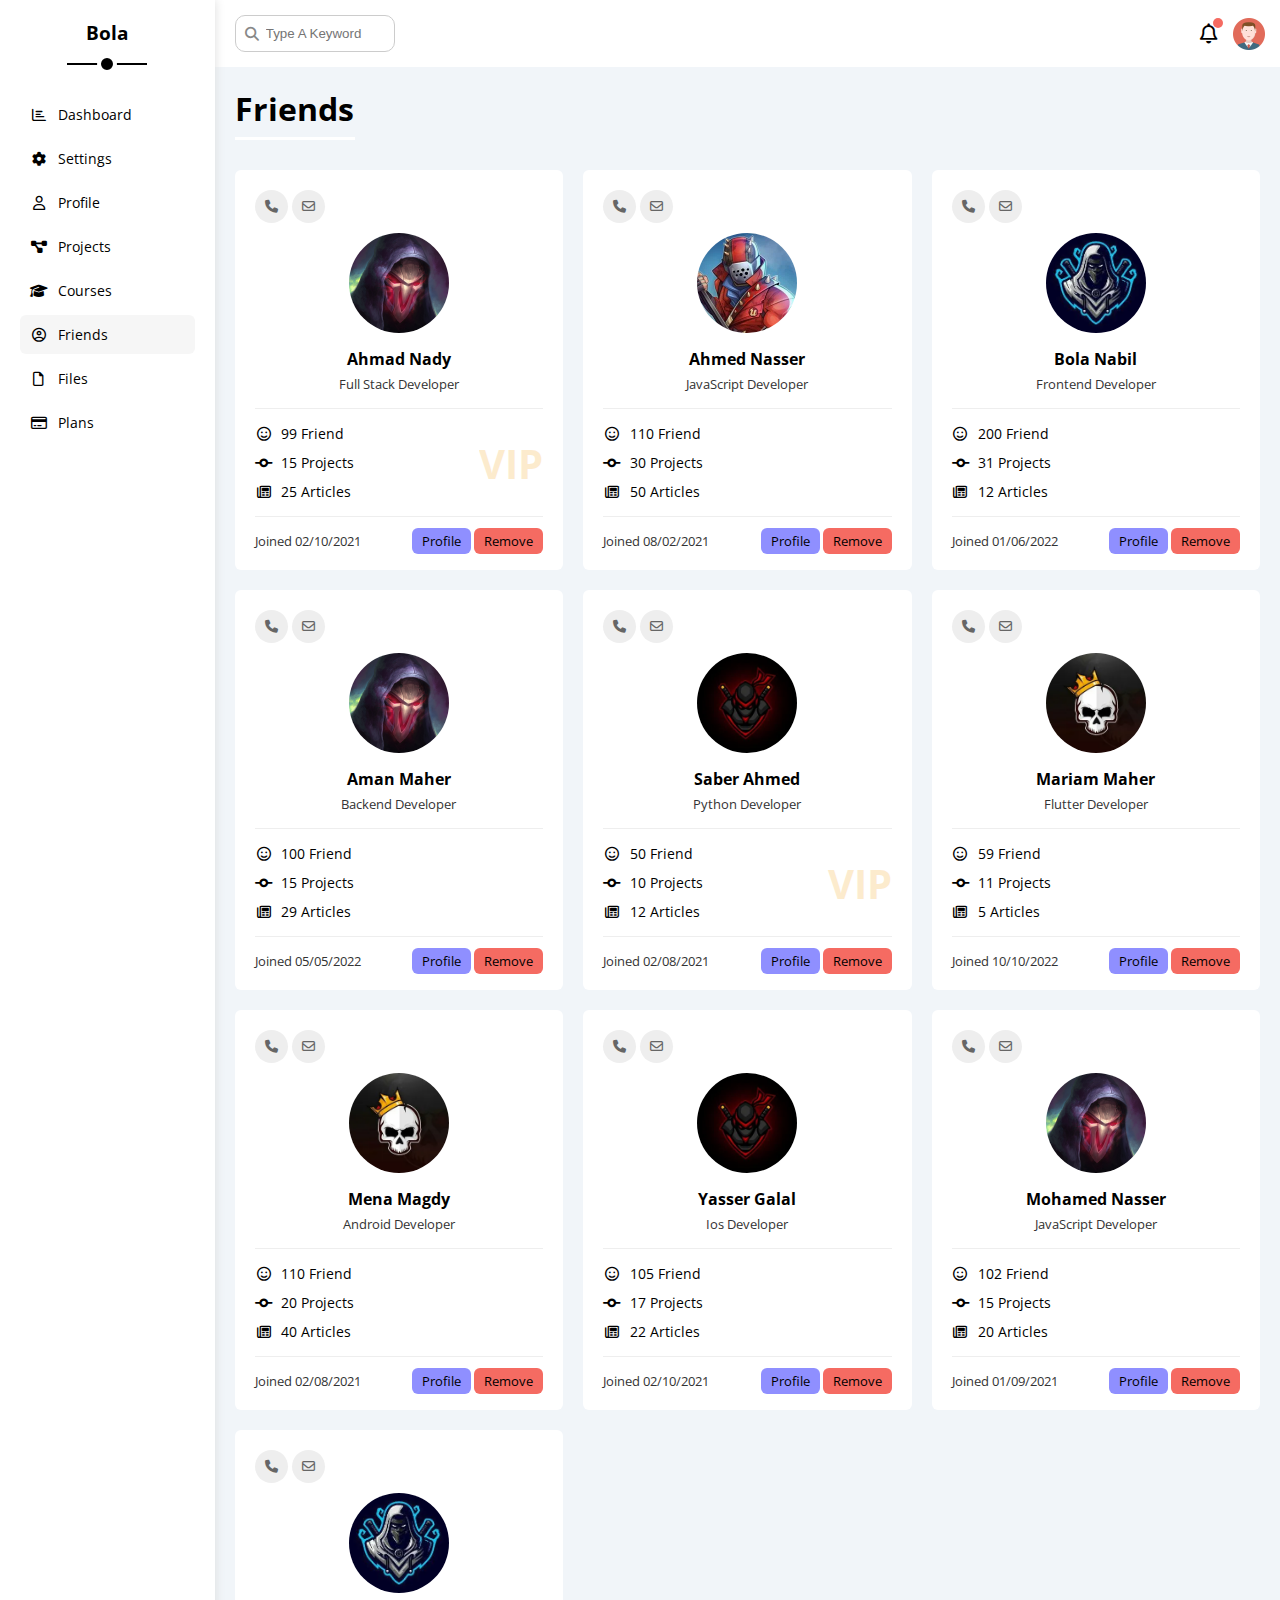
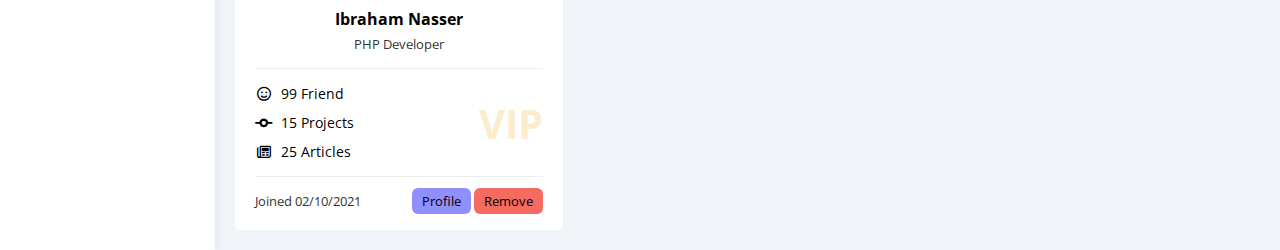
<file: friends.html>
<!DOCTYPE html>
<html lang="en-EU">

<head>
    <meta charset="UTF-8">
    <meta http-equiv="X-UA-Compatible" content="IE=edge">
    <meta name="viewport" content="width=device-width, initial-scale=1.0">
    <meta name="description" content="this is friends page">
    <link rel="preload" href="css/all.min.css" type="text/css" as="style"onload="this.onload=null;this.rel='stylesheet';" />
    <link rel="preload" href="css/framework.css" type="text/css" as="style"onload="this.onload=null;this.rel='stylesheet';" />
    <link rel="preload" href="css/main.css" type="text/css" as="style"onload="this.onload=null;this.rel='stylesheet';" />
    <link rel="preload" href="https://fonts.googleapis.com/css2?family=Open+Sans:wght@300;500&#038;display=swap"type="text/css" as="style" onload="this.onload=null;this.rel='stylesheet';" />
    <link rel="preconnect" href="https://fonts.googleapis.com" />
    <link rel="preconnect" href="https://fonts.gstatic.com" crossorigin />
    <link rel="shortcut icon" href="imgs/friends/friends-icon.png" type="image">
    <title>Friends</title>
</head>
<body>
    <div class="page d-flex">
        <nav class="bg-white p-20 p-relative">
            <h3 class="p-relative txt-c mt-0">Bola</h3>
            <ul>
                <li>
                    <a class="d-flex align-center fs-14 c-black rad-6 p-10" href="index.html"
                        aria-label="this is dashboard file">
                        <i class="fa-regular fa-chart-bar fa-fw"></i>
                        <span>Dashboard</span>
                    </a>
                </li>
                <li>
                    <a class="d-flex align-center fs-14 c-black rad-6 p-10" href="settings.html"
                        aria-label="this is settings file">
                        <i class="fa-solid fa-gear fa-fw"></i>
                        <span>Settings</span>
                    </a>
                </li>
                <li>
                    <a class="d-flex align-center fs-14 c-black rad-6 p-10" href="profile.html"
                        aria-label="this is profile file">
                        <i class="fa-regular fa-user fa-fw"></i>
                        <span>Profile</span>
                    </a>
                </li>
                <li>
                    <a class="d-flex align-center fs-14 c-black rad-6 p-10" href="projects.html"
                        aria-label="this is projects file">
                        <i class="fa-solid fa-diagram-project fa-fw"></i>
                        <span>Projects</span>
                    </a>
                </li>
                <li>
                    <a class="d-flex align-center fs-14 c-black rad-6 p-10" href="courses.html"
                        aria-label="this is courses file">
                        <i class="fa-solid fa-graduation-cap fa-fw"></i>
                        <span>Courses</span>
                    </a>
                </li>
                <li>
                    <a class="active d-flex align-center fs-14 c-black rad-6 p-10" href="friends.html"
                        aria-label="this is friends file">
                        <i class="fa-regular fa-circle-user fa-fw"></i>
                        <span>Friends</span>
                    </a>
                </li>
                <li>
                    <a class="d-flex align-center fs-14 c-black rad-6 p-10" href="files.html"
                        aria-label="this is files file">
                        <i class="fa-regular fa-file fa-fw"></i>
                        <span>Files</span>
                    </a>
                </li>
                <li>
                    <a class="d-flex align-center fs-14 c-black rad-6 p-10" href="plans.html"
                        aria-label="this is plans file">
                        <i class="fa-regular fa-credit-card fa-fw"></i>
                        <span>Plans</span>
                    </a>
                </li>
            </ul>
        </nav>
        <section class="w-full">
            <div class="head bg-white between-flex p-15">
                <div class="search p-relative">
                    <input class="p-10 " type="search" placeholder="Type A Keyword" />
                </div>
                <div class="icons d-flex align-center g-15">
                    <span class="notification p-relative">
                        <i class="fa-regular fa-bell fa-lg"></i>
                    </span>
                    <img src="imgs/avatar.webp" alt="head image" />
                </div>
            </div>
            <h1 class="p-relative">Friends</h1>
            <div class="friends-page d-grid m-20 g-20">

                <div class="friend bg-white rad-6 p-20 p-relative">
                    <div class="contact">
                        <i class="fa-solid fa-phone"></i>
                        <i class="fa-regular fa-envelope"></i>
                    </div>
                    <div class="txt-c">
                        <img class="rad-half mt-10 mb-10 w-100 h-100" src="imgs/friends/friend-03.webp" alt="not found" />
                        <h4 class="m-0">Ahmad Nady</h4>
                        <p class="c-333 fs-13 mt-5 mb-0">Full Stack Developer</p>
                    </div>
                    <div class="icons fs-14 p-relative">
                        <div class="mb-10">
                            <i class="fa-regular fa-face-smile fa-fw"></i>
                            <span>99 Friend</span>
                        </div>
                        <div class="mb-10">
                            <i class="fa-solid fa-code-commit fa-fw"></i>
                            <span>15 Projects</span>
                        </div>
                        <div>
                            <i class="fa-regular fa-newspaper fa-fw"></i>
                            <span>25 Articles</span>
                        </div>
                        <span class="vip fw-bold c-orange">VIP</span>
                    </div>
                    <div class="info between-flex fs-13">
                        <span class="c-333">Joined 02/10/2021</span>
                        <div>
                            <a class="btn-shape bg-blue c-black" href="profile.html"target="_blank" aria-label="this is profile page" >Profile</a>
                            <a class="btn-shape bg-red c-black" href="friends.html"target="_blank" aria-label="this is friends page">Remove</a>
                        </div>
                    </div>
                </div>

                <div class="friend bg-white rad-6 p-20 p-relative">
                    <div class="contact">
                        <i class="fa-solid fa-phone"></i>
                        <i class="fa-regular fa-envelope"></i>
                    </div>
                    <div class="txt-c">
                        <img class="rad-half mt-10 mb-10 w-100 h-100" src="imgs/friends/friend-01.webp" alt="not found" />
                        <h4 class="m-0">Ahmed Nasser</h4>
                        <p class="c-333 fs-13 mt-5 mb-0">JavaScript Developer</p>
                    </div>
                    <div class="icons fs-14 p-relative">
                        <div class="mb-10">
                            <i class="fa-regular fa-face-smile fa-fw"></i>
                            <span>110 Friend</span>
                        </div>
                        <div class="mb-10">
                            <i class="fa-solid fa-code-commit fa-fw"></i>
                            <span>30 Projects</span>
                        </div>
                        <div>
                            <i class="fa-regular fa-newspaper fa-fw"></i>
                            <span>50 Articles</span>
                        </div>
                    </div>
                    <div class="info between-flex fs-13">
                        <span class="c-333">Joined 08/02/2021</span>
                        <div>
                            <a class="btn-shape bg-blue c-black" href="profile.html" target="_blank"
                                aria-label="this is profile page">Profile</a>
                            <a class="btn-shape bg-red c-black" href="friends.html" target="_blank"
                                aria-label="this is friends page">Remove</a>
                        </div>
                    </div>
                </div>

                <div class="friend bg-white rad-6 p-20 p-relative">
                    <div class="contact">
                        <i class="fa-solid fa-phone"></i>
                        <i class="fa-regular fa-envelope"></i>
                    </div>
                    <div class="txt-c">
                        <img class="rad-half mt-10 mb-10 w-100 h-100" src="imgs/friends/friend-02.webp" alt="not found" />
                        <h4 class="m-0">Bola Nabil</h4>
                        <p class="c-333 fs-13 mt-5 mb-0">Frontend Developer</p>
                    </div>
                    <div class="icons fs-14 p-relative">
                        <div class="mb-10">
                            <i class="fa-regular fa-face-smile fa-fw"></i>
                            <span>200 Friend</span>
                        </div>
                        <div class="mb-10">
                            <i class="fa-solid fa-code-commit fa-fw"></i>
                            <span>31 Projects</span>
                        </div>
                        <div>
                            <i class="fa-regular fa-newspaper fa-fw"></i>
                            <span>12 Articles</span>
                        </div>
                    </div>
                    <div class="info between-flex fs-13">
                        <span class="c-333">Joined 01/06/2022</span>
                        <div>
                            <a class="btn-shape bg-blue c-black" href="profile.html" target="_blank"
                                aria-label="this is profile page">Profile</a>
                            <a class="btn-shape bg-red c-black" href="friends.html" target="_blank"
                                aria-label="this is friends page">Remove</a>
                        </div>
                    </div>
                </div>

                <div class="friend bg-white rad-6 p-20 p-relative">
                    <div class="contact">
                        <i class="fa-solid fa-phone"></i>
                        <i class="fa-regular fa-envelope"></i>
                    </div>
                    <div class="txt-c">
                        <img class="rad-half mt-10 mb-10 w-100 h-100" src="imgs/friends/friend-03.webp" alt="not found" />
                        <h4 class="m-0">Aman Maher</h4>
                        <p class="c-333 fs-13 mt-5 mb-0">Backend Developer</p>
                    </div>
                    <div class="icons fs-14 p-relative">
                        <div class="mb-10">
                            <i class="fa-regular fa-face-smile fa-fw"></i>
                            <span>100 Friend</span>
                        </div>
                        <div class="mb-10">
                            <i class="fa-solid fa-code-commit fa-fw"></i>
                            <span>15 Projects</span>
                        </div>
                        <div>
                            <i class="fa-regular fa-newspaper fa-fw"></i>
                            <span>29 Articles</span>
                        </div>
                    </div>
                    <div class="info between-flex fs-13">
                        <span class="c-333">Joined 05/05/2022</span>
                        <div>
                            <a class="btn-shape bg-blue c-black" href="profile.html" target="_blank"
                                aria-label="this is profile page">Profile</a>
                            <a class="btn-shape bg-red c-black" href="friends.html" target="_blank"
                                aria-label="this is friends page">Remove</a>
                        </div>
                    </div>
                </div>

                <div class="friend bg-white rad-6 p-20 p-relative">
                    <div class="contact">
                        <i class="fa-solid fa-phone"></i>
                        <i class="fa-regular fa-envelope"></i>
                    </div>
                    <div class="txt-c">
                        <img class="rad-half mt-10 mb-10 w-100 h-100" src="imgs/friends/friend-04.webp" alt="not found" />
                        <h4 class="m-0">Saber Ahmed</h4>
                        <p class="c-333 fs-13 mt-5 mb-0">Python Developer</p>
                    </div>
                    <div class="icons fs-14 p-relative">
                        <div class="mb-10">
                            <i class="fa-regular fa-face-smile fa-fw"></i>
                            <span>50 Friend</span>
                        </div>
                        <div class="mb-10">
                            <i class="fa-solid fa-code-commit fa-fw"></i>
                            <span>10 Projects</span>
                        </div>
                        <div>
                            <i class="fa-regular fa-newspaper fa-fw"></i>
                            <span>12 Articles</span>
                        </div>
                        <span class="vip fw-bold c-orange">VIP</span>
                    </div>
                    <div class="info between-flex fs-13">
                        <span class="c-333">Joined 02/08/2021</span>
                        <div>
                            <a class="btn-shape bg-blue c-black" href="profile.html" target="_blank"
                                aria-label="this is profile page">Profile</a>
                            <a class="btn-shape bg-red c-black" href="friends.html" target="_blank"
                                aria-label="this is friends page">Remove</a>
                        </div>
                    </div>
                </div>

                <div class="friend bg-white rad-6 p-20 p-relative">
                    <div class="contact">
                        <i class="fa-solid fa-phone"></i>
                        <i class="fa-regular fa-envelope"></i>
                    </div>
                    <div class="txt-c">
                        <img class="rad-half mt-10 mb-10 w-100 h-100" src="imgs/friends/friend-05.webp" alt="not found" />
                        <h4 class="m-0">Mariam Maher</h4>
                        <p class="c-333 fs-13 mt-5 mb-0">Flutter Developer</p>
                    </div>
                    <div class="icons fs-14 p-relative">
                        <div class="mb-10">
                            <i class="fa-regular fa-face-smile fa-fw"></i>
                            <span>59 Friend</span>
                        </div>
                        <div class="mb-10">
                            <i class="fa-solid fa-code-commit fa-fw"></i>
                            <span>11 Projects</span>
                        </div>
                        <div>
                            <i class="fa-regular fa-newspaper fa-fw"></i>
                            <span>5 Articles</span>
                        </div>
                    </div>
                    <div class="info between-flex fs-13">
                        <span class="c-333">Joined 10/10/2022</span>
                        <div>
                            <a class="btn-shape bg-blue c-black" href="profile.html" target="_blank"
                                aria-label="this is profile page">Profile</a>
                            <a class="btn-shape bg-red c-black" href="friends.html" target="_blank"
                                aria-label="this is friends page">Remove</a>
                        </div>
                    </div>
                </div>

                <div class="friend bg-white rad-6 p-20 p-relative">
                    <div class="contact">
                        <i class="fa-solid fa-phone"></i>
                        <i class="fa-regular fa-envelope"></i>
                    </div>
                    <div class="txt-c">
                        <img class="rad-half mt-10 mb-10 w-100 h-100" src="imgs/friends/friend-05.webp" alt="not found" />
                        <h4 class="m-0">Mena Magdy</h4>
                        <p class="c-333 fs-13 mt-5 mb-0">Android Developer</p>
                    </div>
                    <div class="icons fs-14 p-relative">
                        <div class="mb-10">
                            <i class="fa-regular fa-face-smile fa-fw"></i>
                            <span>110 Friend</span>
                        </div>
                        <div class="mb-10">
                            <i class="fa-solid fa-code-commit fa-fw"></i>
                            <span>20 Projects</span>
                        </div>
                        <div>
                            <i class="fa-regular fa-newspaper fa-fw"></i>
                            <span>40 Articles</span>
                        </div>
                    </div>
                    <div class="info between-flex fs-13">
                        <span class="c-333">Joined 02/08/2021</span>
                        <div>
                            <a class="btn-shape bg-blue c-black" href="profile.html" target="_blank"
                                aria-label="this is profile page">Profile</a>
                            <a class="btn-shape bg-red c-black" href="friends.html" target="_blank"
                                aria-label="this is friends page">Remove</a>
                        </div>
                    </div>
                </div>

                <div class="friend bg-white rad-6 p-20 p-relative">
                    <div class="contact">
                        <i class="fa-solid fa-phone"></i>
                        <i class="fa-regular fa-envelope"></i>
                    </div>
                    <div class="txt-c">
                        <img class="rad-half mt-10 mb-10 w-100 h-100" src="imgs/friends/friend-04.webp" alt="not found" />
                        <h4 class="m-0">Yasser Galal</h4>
                        <p class="c-333 fs-13 mt-5 mb-0">Ios Developer</p>
                    </div>
                    <div class="icons fs-14 p-relative">
                        <div class="mb-10">
                            <i class="fa-regular fa-face-smile fa-fw"></i>
                            <span>105 Friend</span>
                        </div>
                        <div class="mb-10">
                            <i class="fa-solid fa-code-commit fa-fw"></i>
                            <span>17 Projects</span>
                        </div>
                        <div>
                            <i class="fa-regular fa-newspaper fa-fw"></i>
                            <span>22 Articles</span>
                        </div>
                    </div>
                    <div class="info between-flex fs-13">
                        <span class="c-333">Joined 02/10/2021</span>
                        <div>
                            <a class="btn-shape bg-blue c-black" href="profile.html" target="_blank"
                                aria-label="this is profile page">Profile</a>
                            <a class="btn-shape bg-red c-black" href="friends.html" target="_blank"
                                aria-label="this is friends page">Remove</a>
                        </div>
                    </div>
                </div>

                <div class="friend bg-white rad-6 p-20 p-relative">
                    <div class="contact">
                        <i class="fa-solid fa-phone"></i>
                        <i class="fa-regular fa-envelope"></i>
                    </div>
                    <div class="txt-c">
                        <img class="rad-half mt-10 mb-10 w-100 h-100" src="imgs/friends/friend-03.webp" alt="not found" />
                        <h4 class="m-0">Mohamed Nasser</h4>
                        <p class="c-333 fs-13 mt-5 mb-0">JavaScript Developer</p>
                    </div>
                    <div class="icons fs-14 p-relative">
                        <div class="mb-10">
                            <i class="fa-regular fa-face-smile fa-fw"></i>
                            <span>102 Friend</span>
                        </div>
                        <div class="mb-10">
                            <i class="fa-solid fa-code-commit fa-fw"></i>
                            <span>15 Projects</span>
                        </div>
                        <div>
                            <i class="fa-regular fa-newspaper fa-fw"></i>
                            <span>20 Articles</span>
                        </div>
                    </div>
                    <div class="info between-flex fs-13">
                        <span class="c-333">Joined 01/09/2021</span>
                        <div>
                            <a class="btn-shape bg-blue c-black" href="profile.html" target="_blank"
                                aria-label="this is profile page">Profile</a>
                            <a class="btn-shape bg-red c-black" href="friends.html" target="_blank"
                                aria-label="this is friends page">Remove</a>
                        </div>
                    </div>
                </div>

                <div class="friend bg-white rad-6 p-20 p-relative">
                    <div class="contact">
                        <i class="fa-solid fa-phone"></i>
                        <i class="fa-regular fa-envelope"></i>
                    </div>
                    <div class="txt-c">
                        <img class="rad-half mt-10 mb-10 w-100 h-100" src="imgs/friends/friend-02.webp" alt="not found" />
                        <h4 class="m-0">Ibraham Nasser</h4>
                        <p class="c-333 fs-13 mt-5 mb-0">PHP Developer</p>
                    </div>
                    <div class="icons fs-14 p-relative">
                        <div class="mb-10">
                            <i class="fa-regular fa-face-smile fa-fw"></i>
                            <span>99 Friend</span>
                        </div>
                        <div class="mb-10">
                            <i class="fa-solid fa-code-commit fa-fw"></i>
                            <span>15 Projects</span>
                        </div>
                        <div>
                            <i class="fa-regular fa-newspaper fa-fw"></i>
                            <span>25 Articles</span>
                        </div>
                        <span class="vip fw-bold c-orange">VIP</span>
                    </div>
                    <div class="info between-flex fs-13">
                        <span class="c-333">Joined 02/10/2021</span>
                        <div>
                            <a class="btn-shape bg-blue c-black" href="profile.html" target="_blank"
                                aria-label="this is profile page">Profile</a>
                            <a class="btn-shape bg-red c-black" href="friends.html" target="_blank"
                                aria-label="this is friends page">Remove</a>
                        </div>
                    </div>
                </div>

            </div>
        </section>
    </div>
</body>
</html>
</file>
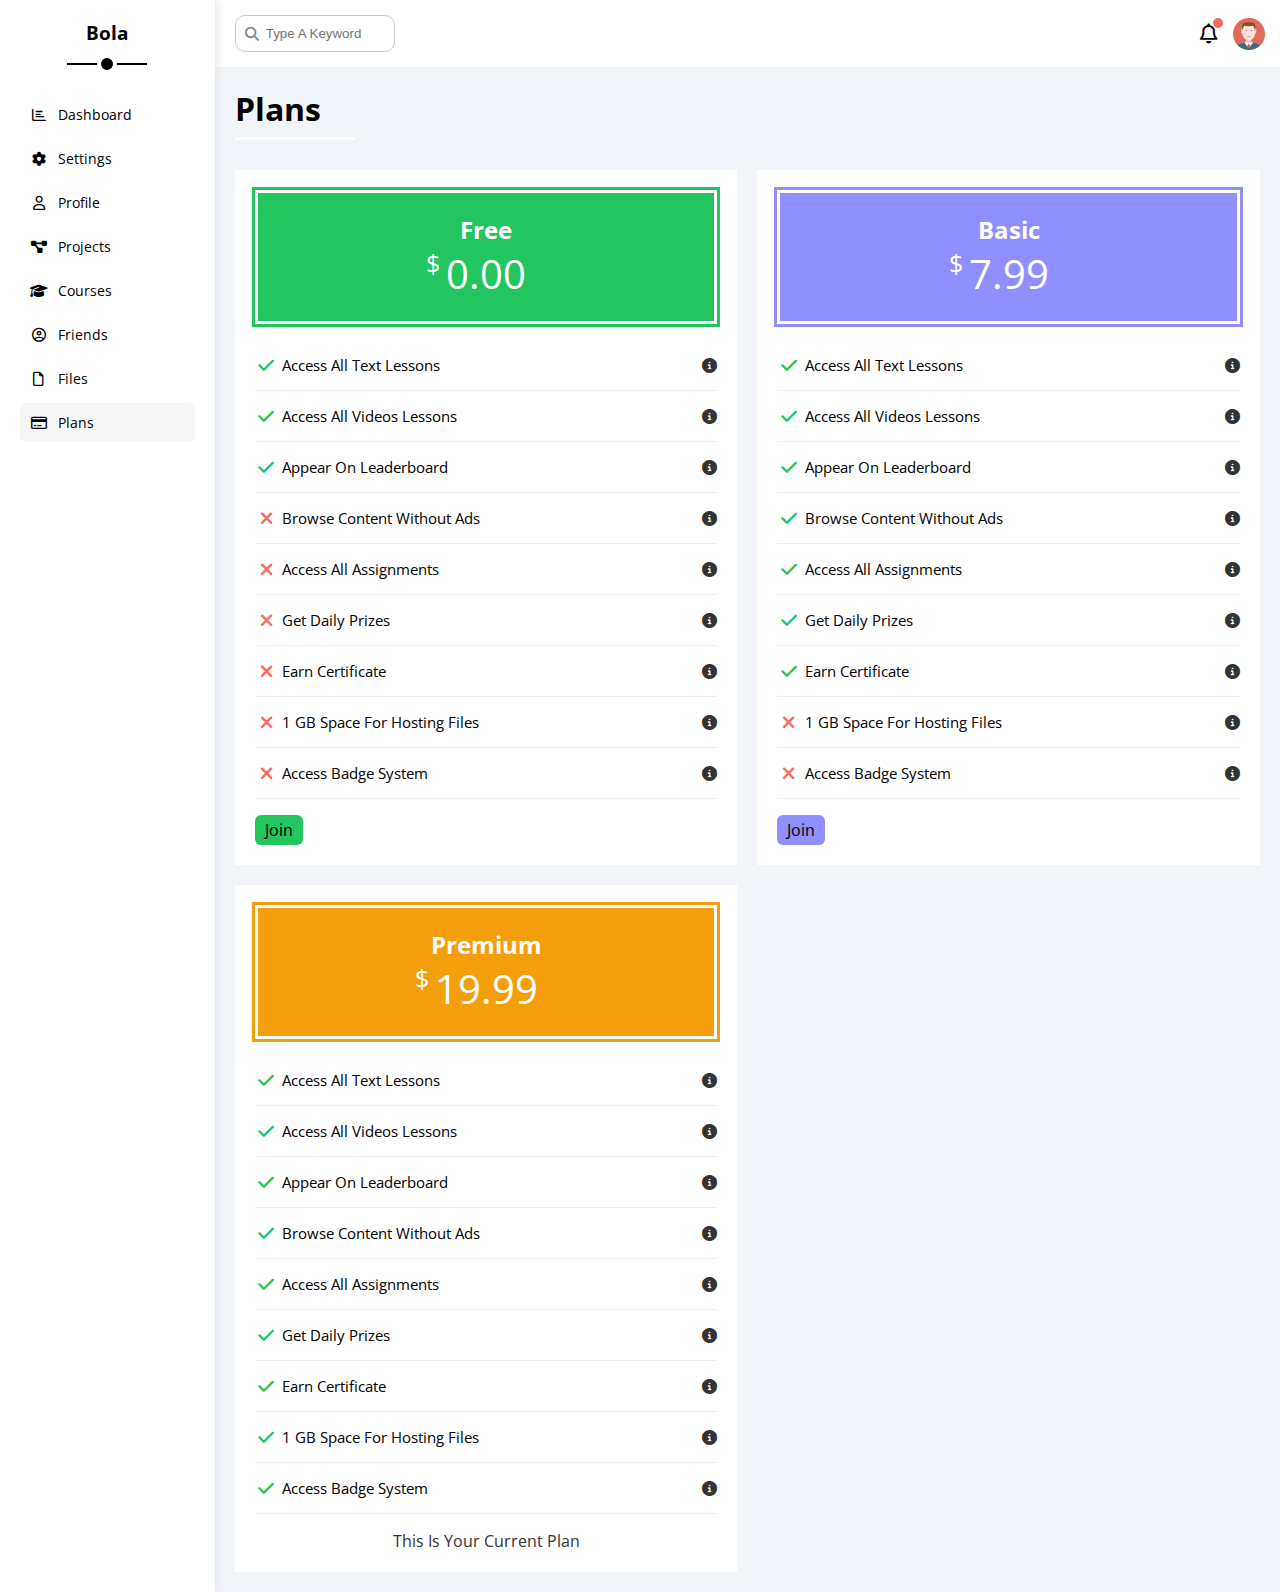
<file: plans.html>
<!DOCTYPE html>
<html lang="en-EU">
<head>
    <meta charset="UTF-8">
    <meta http-equiv="X-UA-Compatible" content="IE=edge">
    <meta name="viewport" content="width=device-width, initial-scale=1.0">
    <meta name="description" content="this is plans page">
    <link rel="preload" href="css/all.min.css" type="text/css" as="style"onload="this.onload=null;this.rel='stylesheet';" />
    <link rel="preload" href="css/framework.css" type="text/css" as="style"onload="this.onload=null;this.rel='stylesheet';" />
    <link rel="preload" href="css/main.css" type="text/css" as="style"onload="this.onload=null;this.rel='stylesheet';" />
    <link rel="preload" href="https://fonts.googleapis.com/css2?family=Open+Sans:wght@300;500&#038;display=swap"type="text/css" as="style" onload="this.onload=null;this.rel='stylesheet';" />
    <link rel="preconnect" href="https://fonts.googleapis.com" />
    <link rel="preconnect" href="https://fonts.gstatic.com" crossorigin />
    <link rel="shortcut icon" href="imgs/plans/plans-icon.png" type="image">
    <title>Plans</title>
</head>
<body>
    <div class="page d-flex">
        <nav class="bg-white p-20 p-relative">
            <h3 class="p-relative txt-c mt-0">Bola</h3>
            <ul>
                <li>
                    <a class="d-flex align-center fs-14 c-black rad-6 p-10" href="index.html"
                        aria-label="this is dashboard file">
                        <i class="fa-regular fa-chart-bar fa-fw"></i>
                        <span>Dashboard</span>
                    </a>
                </li>
                <li>
                    <a class="d-flex align-center fs-14 c-black rad-6 p-10" href="settings.html"
                        aria-label="this is settings file">
                        <i class="fa-solid fa-gear fa-fw"></i>
                        <span>Settings</span>
                    </a>
                </li>
                <li>
                    <a class="d-flex align-center fs-14 c-black rad-6 p-10" href="profile.html"
                        aria-label="this is profile file">
                        <i class="fa-regular fa-user fa-fw"></i>
                        <span>Profile</span>
                    </a>
                </li>
                <li>
                    <a class="d-flex align-center fs-14 c-black rad-6 p-10" href="projects.html"
                        aria-label="this is projects file">
                        <i class="fa-solid fa-diagram-project fa-fw"></i>
                        <span>Projects</span>
                    </a>
                </li>
                <li>
                    <a class="d-flex align-center fs-14 c-black rad-6 p-10" href="courses.html"
                        aria-label="this is courses file">
                        <i class="fa-solid fa-graduation-cap fa-fw"></i>
                        <span>Courses</span>
                    </a>
                </li>
                <li>
                    <a class="d-flex align-center fs-14 c-black rad-6 p-10" href="friends.html"
                        aria-label="this is friends file">
                        <i class="fa-regular fa-circle-user fa-fw"></i>
                        <span>Friends</span>
                    </a>
                </li>
                <li>
                    <a class="d-flex align-center fs-14 c-black rad-6 p-10" href="files.html"
                        aria-label="this is files file">
                        <i class="fa-regular fa-file fa-fw"></i>
                        <span>Files</span>
                    </a>
                </li>
                <li>
                    <a class="active d-flex align-center fs-14 c-black rad-6 p-10" href="plans.html"
                        aria-label="this is plans file">
                        <i class="fa-regular fa-credit-card fa-fw"></i>
                        <span>Plans</span>
                    </a>
                </li>
            </ul>
        </nav>
        <section class="w-full of-hidden">
            <div class="head bg-white between-flex p-15">
                <div class="search p-relative">
                    <input class="p-10 " type="search" placeholder="Type A Keyword" />
                </div>
                <div class="icons d-flex align-center g-15">
                    <span class="notification p-relative">
                        <i class="fa-regular fa-bell fa-lg"></i>
                    </span>
                    <img src="imgs/avatar.webp" alt="head image" />
                </div>
            </div>
            <h1 class="p-relative">Plans</h1>

            <div class="plans-page d-grid m-20 g-20">

                <div class="plan green bg-white p-20">
                    <div class="top bg-green txt-c p-20">
                        <h2 class="c-white m-0">Free</h2>
                        <div class="price c-white"><span>$</span>0.00</div>
                    </div>
                    <ul>
                        <li>
                            <i class="fa-solid fa-check fa-fw yes"></i>
                            <span>Access All Text Lessons</span>
                            <i class="fa-solid fa-circle-info help"></i>
                        </li>
                        <li>
                            <i class="fa-solid fa-check fa-fw yes"></i>
                            <span>Access All Videos Lessons</span>
                            <i class="fa-solid fa-circle-info help"></i>
                        </li>
                        <li>
                            <i class="fa-solid fa-check fa-fw yes"></i>
                            <span>Appear On Leaderboard</span>
                            <i class="fa-solid fa-circle-info help"></i>
                        </li>
                        <li>
                            <i class="fa-solid fa-xmark fa-fw"></i>
                            <span>Browse Content Without Ads</span>
                            <i class="fa-solid fa-circle-info help"></i>
                        </li>
                        <li>
                            <i class="fa-solid fa-xmark fa-fw"></i>
                            <span>Access All Assignments</span>
                            <i class="fa-solid fa-circle-info help"></i>
                        </li>
                        <li>
                            <i class="fa-solid fa-xmark fa-fw"></i>
                            <span>Get Daily Prizes</span>
                            <i class="fa-solid fa-circle-info help"></i>
                        </li>
                        <li>
                            <i class="fa-solid fa-xmark fa-fw"></i>
                            <span>Earn Certificate</span>
                            <i class="fa-solid fa-circle-info help"></i>
                        </li>
                        <li>
                            <i class="fa-solid fa-xmark fa-fw"></i>
                            <span>1 GB Space For Hosting Files</span>
                            <i class="fa-solid fa-circle-info help"></i>
                        </li>
                        <li>
                            <i class="fa-solid fa-xmark fa-fw"></i>
                            <span>Access Badge System</span>
                            <i class="fa-solid fa-circle-info help"></i>
                        </li>
                    </ul>
                    <a href="plans.html" target="_blank" aria-label="this is join free plan" class="btn-shape bg-green c-black w-fit d-block">Join</a>
                </div>

                <div class="plan blue bg-white p-20">
                    <div class="top bg-blue txt-c p-20">
                        <h2 class="m-0 c-white">Basic</h2>
                        <div class="price c-white"><span>$</span>7.99</div>
                    </div>
                    <ul class="list-none p-0">
                        <li>
                            <i class="fa-solid fa-check fa-fw yes"></i>
                            <span>Access All Text Lessons</span>
                            <i class="fa-solid fa-circle-info help"></i>
                        </li>
                        <li>
                            <i class="fa-solid fa-check fa-fw yes"></i>
                            <span>Access All Videos Lessons</span>
                            <i class="fa-solid fa-circle-info help"></i>
                        </li>
                        <li>
                            <i class="fa-solid fa-check fa-fw yes"></i>
                            <span>Appear On Leaderboard</span>
                            <i class="fa-solid fa-circle-info help"></i>
                        </li>
                        <li>
                            <i class="fa-solid fa-check fa-fw yes"></i>
                            <span>Browse Content Without Ads</span>
                            <i class="fa-solid fa-circle-info help"></i>
                        </li>
                        <li>
                            <i class="fa-solid fa-check fa-fw yes"></i>
                            <span>Access All Assignments</span>
                            <i class="fa-solid fa-circle-info help"></i>
                        </li>
                        <li>
                            <i class="fa-solid fa-check fa-fw yes"></i>
                            <span>Get Daily Prizes</span>
                            <i class="fa-solid fa-circle-info help"></i>
                        </li>
                        <li>
                            <i class="fa-solid fa-check fa-fw yes"></i>
                            <span>Earn Certificate</span>
                            <i class="fa-solid fa-circle-info help"></i>
                        </li>
                        <li>
                            <i class="fa-solid fa-xmark fa-fw"></i>
                            <span>1 GB Space For Hosting Files</span>
                            <i class="fa-solid fa-circle-info help"></i>
                        </li>
                        <li>
                            <i class="fa-solid fa-xmark fa-fw"></i>
                            <span>Access Badge System</span>
                            <i class="fa-solid fa-circle-info help"></i>
                        </li>
                    </ul>
                    <a href="plans.html" target="_blank" aria-label="this is basis join" class="btn-shape bg-blue c-black d-block w-fit">Join</a>
                </div>

                <div class="plan orange bg-white p-20">
                    <div class="top bg-orange txt-c p-20">
                        <h2 class="m-0 c-white">Premium</h2>
                        <div class="price c-white"><span>$</span>19.99</div>
                    </div>
                    <ul class="list-none p-0">
                        <li>
                            <i class="fa-solid fa-check fa-fw yes"></i>
                            <span>Access All Text Lessons</span>
                            <i class="fa-solid fa-circle-info help"></i>
                        </li>
                        <li>
                            <i class="fa-solid fa-check fa-fw yes"></i>
                            <span>Access All Videos Lessons</span>
                            <i class="fa-solid fa-circle-info help"></i>
                        </li>
                        <li>
                            <i class="fa-solid fa-check fa-fw yes"></i>
                            <span>Appear On Leaderboard</span>
                            <i class="fa-solid fa-circle-info help"></i>
                        </li>
                        <li>
                            <i class="fa-solid fa-check fa-fw yes"></i>
                            <span>Browse Content Without Ads</span>
                            <i class="fa-solid fa-circle-info help"></i>
                        </li>
                        <li>
                            <i class="fa-solid fa-check fa-fw yes"></i>
                            <span>Access All Assignments</span>
                            <i class="fa-solid fa-circle-info help"></i>
                        </li>
                        <li>
                            <i class="fa-solid fa-check fa-fw yes"></i>
                            <span>Get Daily Prizes</span>
                            <i class="fa-solid fa-circle-info help"></i>
                        </li>
                        <li>
                            <i class="fa-solid fa-check fa-fw yes"></i>
                            <span>Earn Certificate</span>
                            <i class="fa-solid fa-circle-info help"></i>
                        </li>
                        <li>
                            <i class="fa-solid fa-check fa-fw yes"></i>
                            <span>1 GB Space For Hosting Files</span>
                            <i class="fa-solid fa-circle-info help"></i>
                        </li>
                        <li>
                            <i class="fa-solid fa-check fa-fw yes"></i>
                            <span>Access Badge System</span>
                            <i class="fa-solid fa-circle-info help"></i>
                        </li>
                    </ul>
                    <p class="c-333 m-0 txt-c">This Is Your Current Plan</p>
                </div>
            </div>

        </section>
    </div>
</body>

</html>
</file>
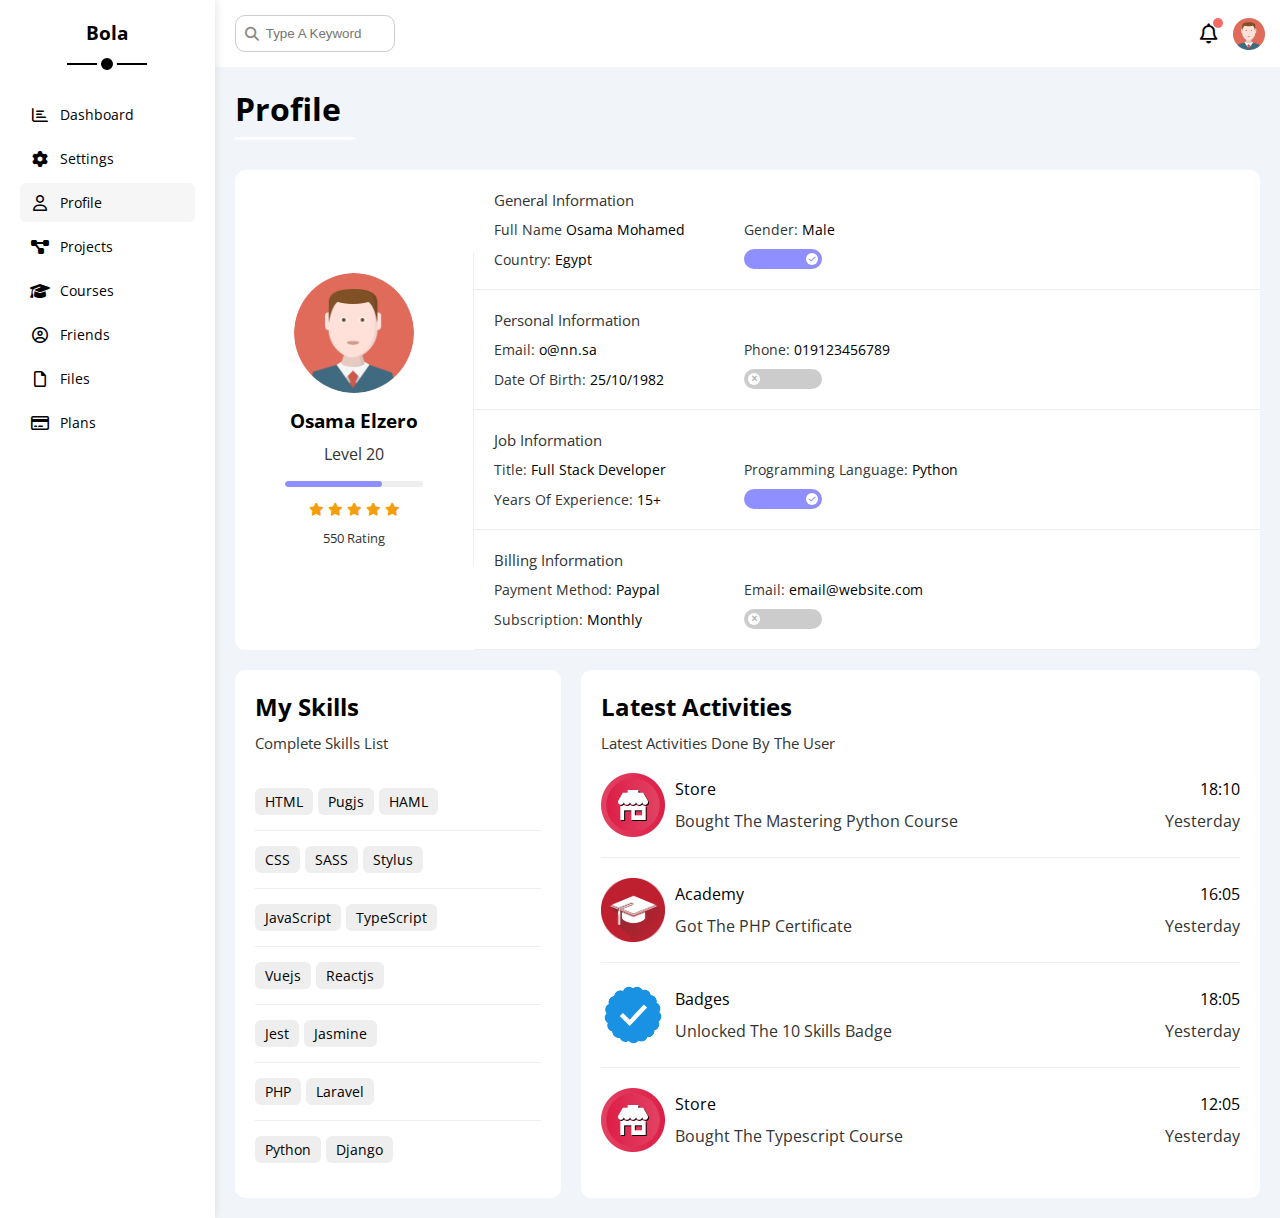
<file: profile.html>
<!DOCTYPE html>
<html lang="en-EU">
<head>
    <meta charset="UTF-8">
    <meta http-equiv="X-UA-Compatible" content="IE=edge">
    <meta name="viewport" content="width=device-width, initial-scale=1.0">
    <meta name="description" content="this is profile page">
    <link rel="preload" href="css/all.min.css" type="text/css" as="style"onload="this.onload=null;this.rel='stylesheet';" />
    <link rel="preload" href="css/framework.css" type="text/css" as="style" onload="this.onload=null;this.rel='stylesheet';" />
    <link rel="preload" href="css/main.css" type="text/css" as="style"onload="this.onload=null;this.rel='stylesheet';" />
    <link rel="preload" href="https://fonts.googleapis.com/css2?family=Open+Sans:wght@300;500&#038;display=swap"type="text/css" as="style" onload="this.onload=null;this.rel='stylesheet';" />
    <link rel="preconnect" href="https://fonts.googleapis.com" />
    <link rel="preconnect" href="https://fonts.gstatic.com" crossorigin />
    <link rel="shortcut icon" href="imgs/profile/profile-icon.png" type="image">
    <title>Profile</title>
</head>
<body>
    <div class="page d-flex">
        <nav class="bg-white p-20 p-relative">
            <h3 class="p-relative txt-c mt-0">Bola</h3>
            <ul>
                <li>
                    <a class="d-flex align-center  c-black rad-6 p-10" href="index.html"
                        aria-label="this is dashboard file">
                        <i class="fa-regular fa-chart-bar fa-fw"></i>
                        <span>Dashboard</span>
                    </a>
                </li>
                <li>
                    <a class="d-flex align-center  c-black rad-6 p-10" href="settings.html"
                        aria-label="this is settings file">
                        <i class="fa-solid fa-gear fa-fw"></i>
                        <span>Settings</span>
                    </a>
                </li>
                <li>
                    <a class="active d-flex align-center  c-black rad-6 p-10" href="profile.html"
                        aria-label="this is profile file">
                        <i class="fa-regular fa-user fa-fw"></i>
                        <span>Profile</span>
                    </a>
                </li>
                <li>
                    <a class="d-flex align-center  c-black rad-6 p-10" href="projects.html"
                        aria-label="this is projects file">
                        <i class="fa-solid fa-diagram-project fa-fw"></i>
                        <span>Projects</span>
                    </a>
                </li>
                <li>
                    <a class="d-flex align-center  c-black rad-6 p-10" href="courses.html"
                        aria-label="this is courses file">
                        <i class="fa-solid fa-graduation-cap fa-fw"></i>
                        <span>Courses</span>
                    </a>
                </li>
                <li>
                    <a class="d-flex align-center  c-black rad-6 p-10" href="friends.html"
                        aria-label="this is friends file">
                        <i class="fa-regular fa-circle-user fa-fw"></i>
                        <span>Friends</span>
                    </a>
                </li>
                <li>
                    <a class="d-flex align-center  c-black rad-6 p-10" href="files.html"
                        aria-label="this is files file">
                        <i class="fa-regular fa-file fa-fw"></i>
                        <span>Files</span>
                    </a>
                </li>
                <li>
                    <a class="d-flex align-center  c-black rad-6 p-10" href="plans.html"
                        aria-label="this is plans file">
                        <i class="fa-regular fa-credit-card fa-fw"></i>
                        <span>Plans</span>
                    </a>
                </li>
            </ul>
        </nav>
        <section class="w-full">
            <div class="head bg-white between-flex p-15">
                <div class="search p-relative">
                    <input class="p-10 " type="search" placeholder="Type A Keyword" />
                </div>
                <div class="icons d-flex align-center g-15">
                    <span class="notification p-relative">
                        <i class="fa-regular fa-bell fa-lg"></i>
                    </span>
                    <img src="imgs/avatar.webp" alt="head image" />
                </div>
            </div>
            <h1 class="p-relative">Profile</h1>
            <div class="profile-page m-20">
                <!-- Start Overview -->
                <div class="overview bg-white rad-10 d-flex align-center">
                    <div class="avatar-box txt-c p-20">
                        <img class="rad-half mb-10" src="imgs/avatar.webp" alt="not found" />
                        <h3 class="m-0">Osama Elzero</h3>
                        <p class="c-333 mt-10">Level 20</p>
                        <div class="level rad-6 bg-eee p-relative">
                            <span style="width: 70%"></span>
                        </div>
                        <div class="rating mt-10 mb-10">
                            <i class="fa-solid fa-star c-orange fs-13"></i>
                            <i class="fa-solid fa-star c-orange fs-13"></i>
                            <i class="fa-solid fa-star c-orange fs-13"></i>
                            <i class="fa-solid fa-star c-orange fs-13"></i>
                            <i class="fa-solid fa-star c-orange fs-13"></i>
                        </div>
                        <p class="c-333 m-0 fs-13">550 Rating</p>
                    </div>
                    <div class="info-box w-full txt-c-mobile">
                        <!-- Start Information Row -->
                        <div class="box p-20 d-flex align-center">
                            <h4 class="c-333 fs-15 m-0 w-full">General Information</h4>
                            <div class="fs-14">
                                <span class="c-333">Full Name</span>
                                <span>Osama Mohamed</span>
                            </div>
                            <div class="fs-14">
                                <span class="c-333">Gender:</span>
                                <span>Male</span>
                            </div>
                            <div class="fs-14">
                                <span class="c-333">Country:</span>
                                <span>Egypt</span>
                            </div>
                            <div class="fs-14">
                                <label>
                                    <input class="toggle-checkbox" type="checkbox" checked />
                                    <div class="toggle-switch"></div>
                                </label>
                            </div>
                        </div>
                        <!-- End Information Row -->
                        <!-- Start Information Row -->
                        <div class="box p-20 d-flex align-center">
                            <h4 class="c-333 w-full fs-15 m-0">Personal Information</h4>
                            <div class="fs-14">
                                <span class="c-333">Email:</span>
                                <span>o@nn.sa</span>
                            </div>
                            <div class="fs-14">
                                <span class="c-333">Phone:</span>
                                <span>019123456789</span>
                            </div>
                            <div class="fs-14">
                                <span class="c-333">Date Of Birth:</span>
                                <span>25/10/1982</span>
                            </div>
                            <div class="fs-14">
                                <label>
                                    <input class="toggle-checkbox" type="checkbox" />
                                    <div class="toggle-switch"></div>
                                </label>
                            </div>
                        </div>
                        <!-- End Information Row -->
                        <!-- Start Information Row -->
                        <div class="box p-20 d-flex align-center">
                            <h4 class="c-333 w-full fs-15 m-0">Job Information</h4>
                            <div class="fs-14">
                                <span class="c-333">Title:</span>
                                <span>Full Stack Developer</span>
                            </div>
                            <div class="fs-14">
                                <span class="c-333">Programming Language:</span>
                                <span>Python</span>
                            </div>
                            <div class="fs-14">
                                <span class="c-333">Years Of Experience:</span>
                                <span>15+</span>
                            </div>
                            <div class="fs-14">
                                <label>
                                    <input class="toggle-checkbox" type="checkbox" checked />
                                    <div class="toggle-switch"></div>
                                </label>
                            </div>
                        </div>
                        <!-- End Information Row -->
                        <!-- Start Information Row -->
                        <div class="box p-20 d-flex align-center">
                            <h4 class="c-333 w-full fs-15 m-0">Billing Information</h4>
                            <div class="fs-14">
                                <span class="c-333">Payment Method:</span>
                                <span>Paypal</span>
                            </div>
                            <div class="fs-14">
                                <span class="c-333">Email:</span>
                                <span>email@website.com</span>
                            </div>
                            <div class="fs-14">
                                <span class="c-333">Subscription:</span>
                                <span>Monthly</span>
                            </div>
                            <div class="fs-14">
                                <label>
                                    <input class="toggle-checkbox" type="checkbox" />
                                    <div class="toggle-switch"></div>
                                </label>
                            </div>
                        </div>
                        <!-- End Information Row -->
                    </div>
                </div>
                <!-- End Overview -->
                <!-- Start Other Data -->
                <div class="other-data d-flex g-20">
                    <div class="skills-card p-20 bg-white rad-10 mt-20">
                        <h2 class="mt-0 mb-10">My Skills</h2>
                        <p class="mt-0 mb-20 c-333 fs-15">Complete Skills List</p>
                        <ul class="m-0 txt-c-mobile">
                            <li><span>HTML</span><span>Pugjs</span><span>HAML</span></li>
                            <li><span>CSS</span><span>SASS</span><span>Stylus</span></li>
                            <li><span>JavaScript</span><span>TypeScript</span></li>
                            <li><span>Vuejs</span><span>Reactjs</span></li>
                            <li><span>Jest</span><span>Jasmine</span></li>
                            <li><span>PHP</span><span>Laravel</span></li>
                            <li><span>Python</span><span>Django</span></li>
                        </ul>
                    </div>
                    <div class="activities p-20 bg-white rad-10 mt-20">
                        <h2 class="mt-0 mb-10">Latest Activities</h2>
                        <p class="mt-0 mb-20 c-333 fs-15">Latest Activities Done By The User</p>
                        <div class="activity d-flex align-center txt-c-mobile">
                            <img src="imgs/profile/activity-01.png" alt="not found" />
                            <div class="info">
                                <span class="d-block mb-10">Store</span>
                                <span class="c-333">Bought The Mastering Python Course</span>
                            </div>
                            <div class="date">
                                <span class="d-block mb-10">18:10</span>
                                <span class="c-333">Yesterday</span>
                            </div>
                        </div>
                        <div class="activity d-flex align-center txt-c-mobile">
                            <img src="imgs/profile/activity-02.png" alt="not found" />
                            <div class="info">
                                <span class="d-block mb-10">Academy</span>
                                <span class="c-333">Got The PHP Certificate</span>
                            </div>
                            <div class="date">
                                <span class="d-block mb-10">16:05</span>
                                <span class="c-333">Yesterday</span>
                            </div>
                        </div>
                        <div class="activity d-flex align-center txt-c-mobile">
                            <img src="imgs/profile/activity-03.png" alt="not found" />
                            <div class="info">
                                <span class="d-block mb-10">Badges</span>
                                <span class="c-333">Unlocked The 10 Skills Badge</span>
                            </div>
                            <div class="date">
                                <span class="d-block mb-10">18:05</span>
                                <span class="c-333">Yesterday</span>
                            </div>
                        </div>
                        <div class="activity d-flex align-center txt-c-mobile">
                            <img src="imgs/profile/activity-01.png" alt="not found" />
                            <div class="info">
                                <span class="d-block mb-10">Store</span>
                                <span class="c-333">Bought The Typescript Course</span>
                            </div>
                            <div class="date">
                                <span class="d-block mb-10">12:05</span>
                                <span class="c-333">Yesterday</span>
                            </div>
                        </div>
                    </div>
                </div>
                <!-- End Other Data -->
            </div>
        </section>
    </div>
</body>
</html>
</file>
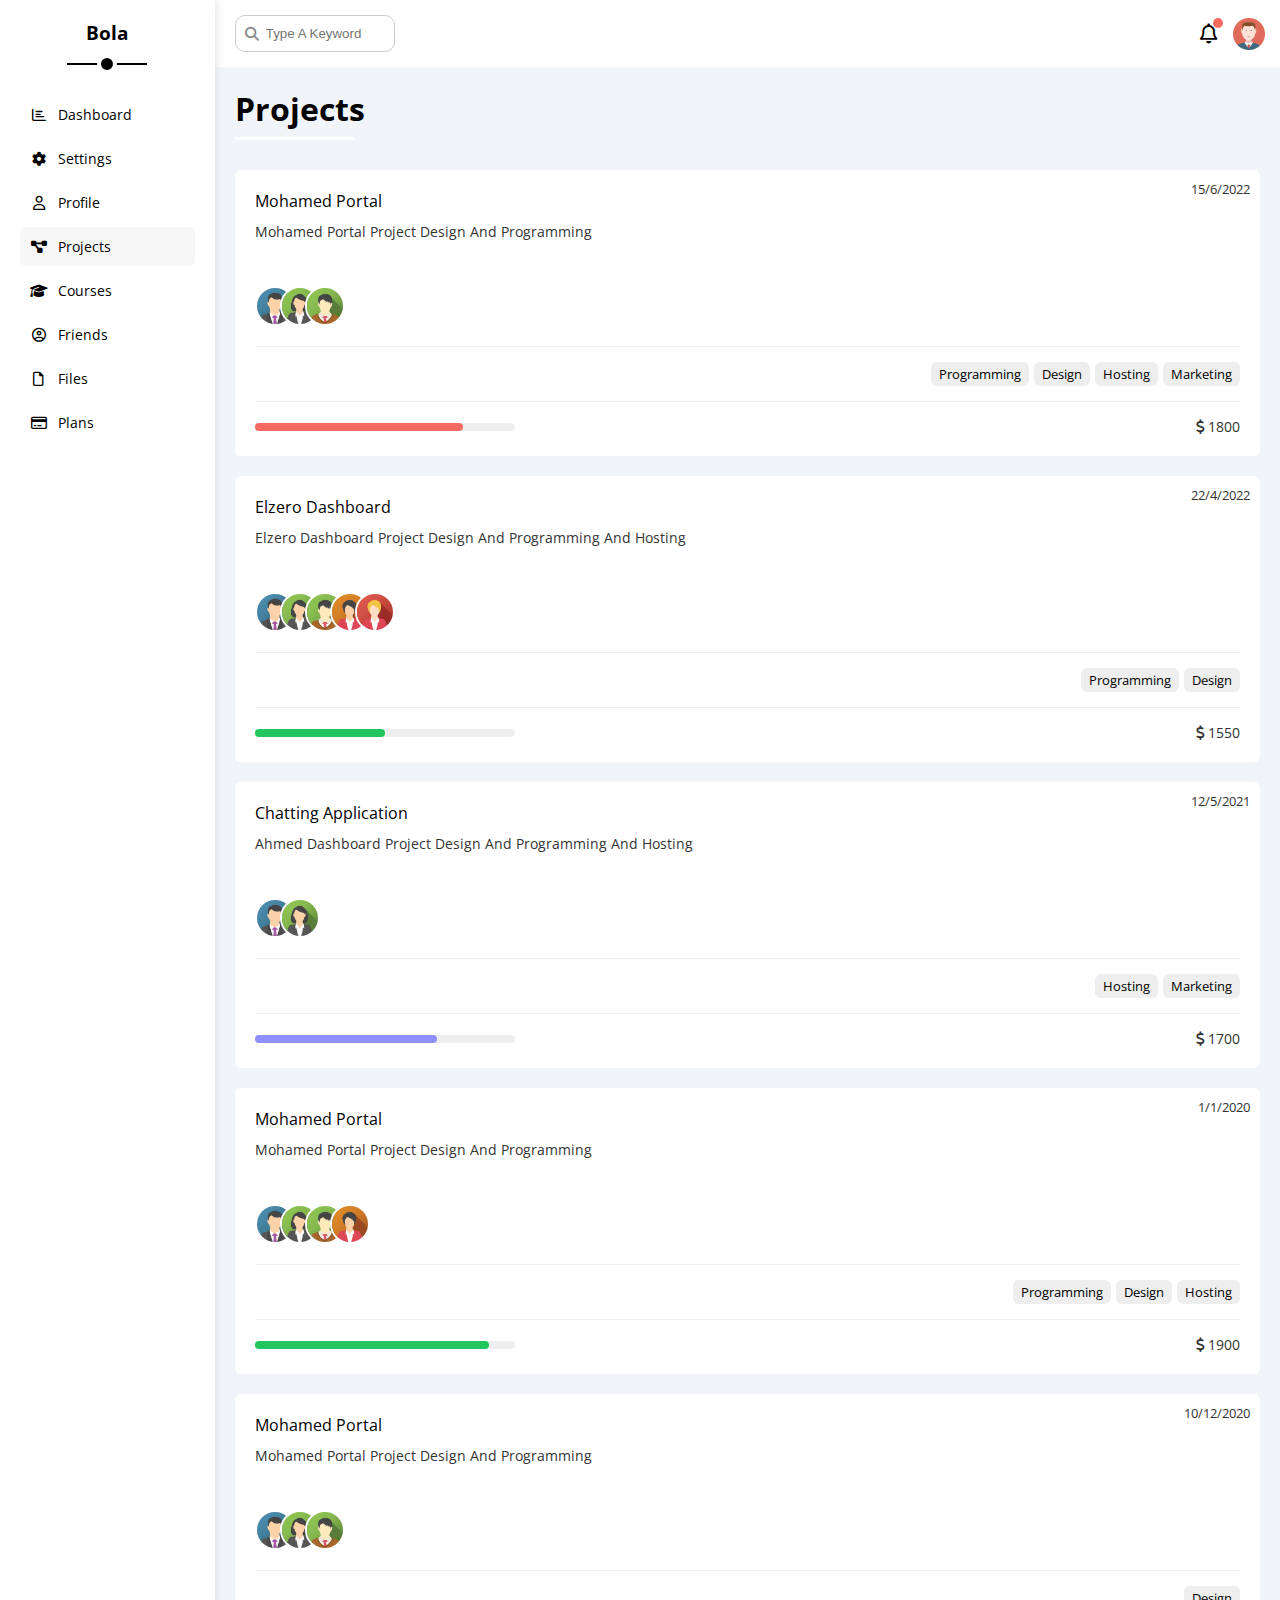
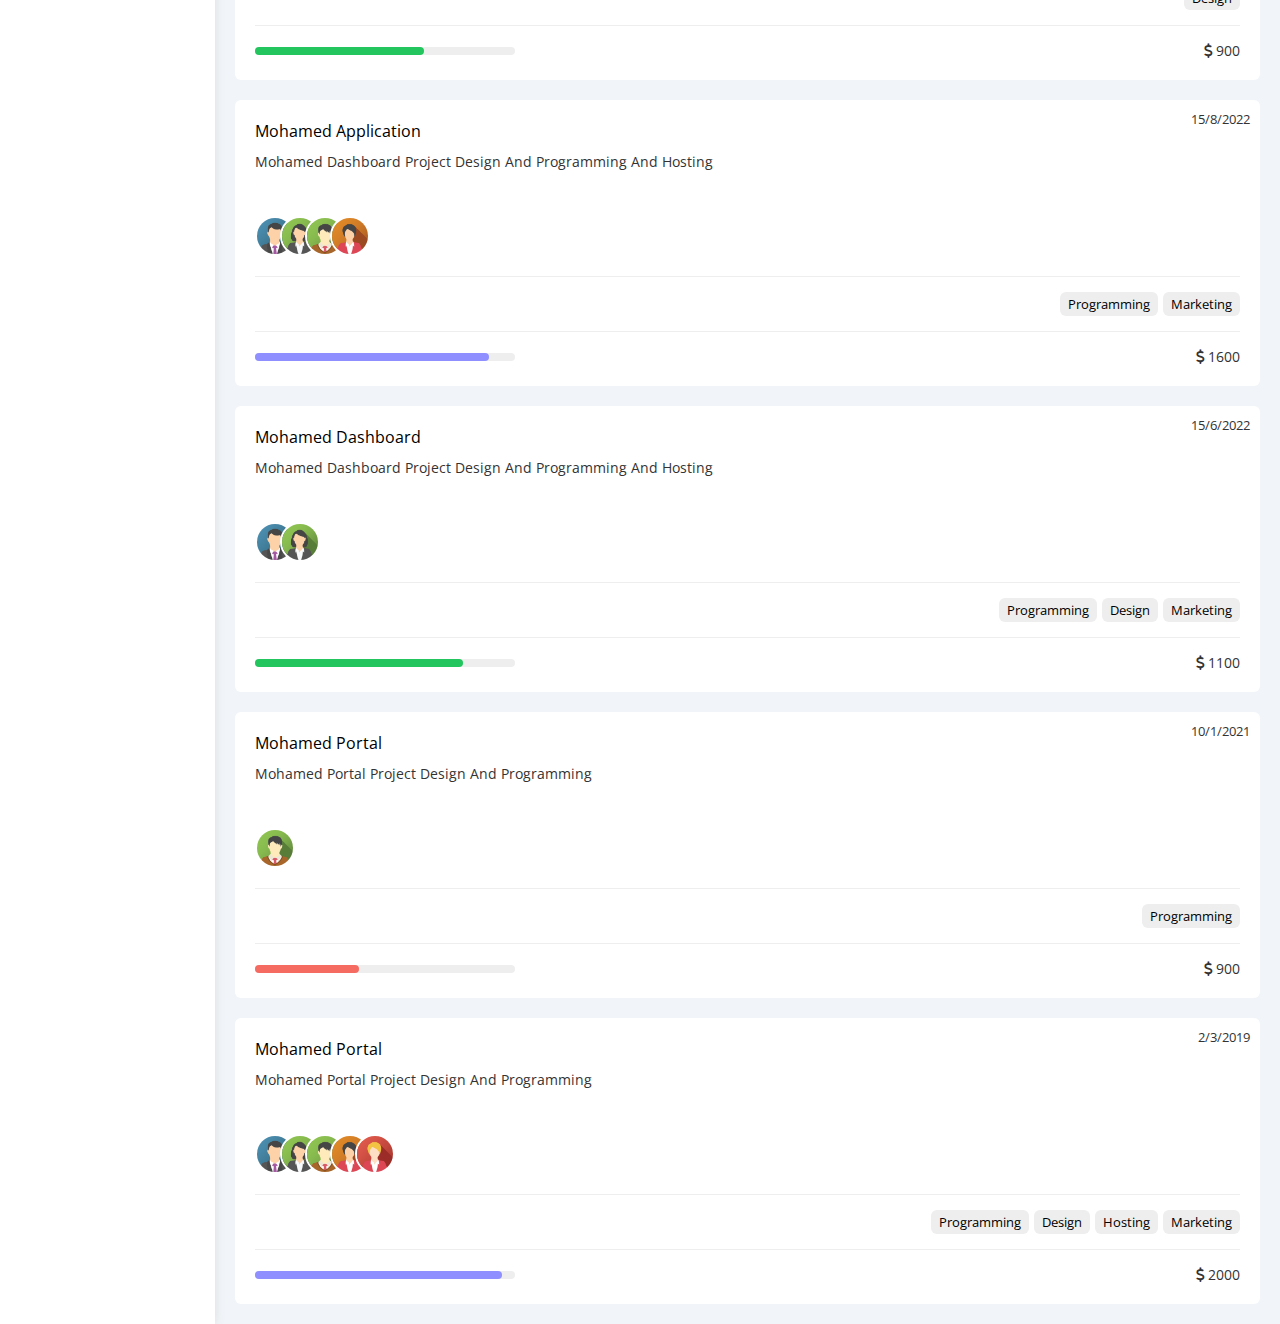
<file: projects.html>
<!DOCTYPE html>
<html lang="en-EU">
<head>
    <meta charset="UTF-8">
    <meta http-equiv="X-UA-Compatible" content="IE=edge">
    <meta name="viewport" content="width=device-width, initial-scale=1.0">
    <meta name="description" content="this is projexts page">
    <link rel="preload" href="css/all.min.css" type="text/css" as="style" onload="this.onload=null;this.rel='stylesheet';" />
    <link rel="preload" href="css/framework.css" type="text/css" as="style" onload="this.onload=null;this.rel='stylesheet';" />
    <link rel="preload" href="css/main.css" type="text/css" as="style"onload="this.onload=null;this.rel='stylesheet';" />
    <link rel="preload" href="https://fonts.googleapis.com/css2?family=Open+Sans:wght@300;500&#038;display=swap"type="text/css" as="style" onload="this.onload=null;this.rel='stylesheet';" />
    <link rel="preconnect" href="https://fonts.googleapis.com" />
    <link rel="preconnect" href="https://fonts.gstatic.com" crossorigin />
    <link rel="shortcut icon" href="imgs/projects/projects-icon.png" type="image">
    <title>Projects</title>
</head>
<body>
    <div class="page d-flex">
        <nav class="bg-white p-20 p-relative">
            <h3 class="p-relative txt-c mt-0">Bola</h3>
            <ul>
                <li>
                    <a class="d-flex align-center fs-14 c-black rad-6 p-10" href="index.html"
                        aria-label="this is dashboard file">
                        <i class="fa-regular fa-chart-bar fa-fw"></i>
                        <span>Dashboard</span>
                    </a>
                </li>
                <li>
                    <a class="d-flex align-center fs-14 c-black rad-6 p-10" href="settings.html"
                        aria-label="this is settings file">
                        <i class="fa-solid fa-gear fa-fw"></i>
                        <span>Settings</span>
                    </a>
                </li>
                <li>
                    <a class="d-flex align-center fs-14 c-black rad-6 p-10" href="profile.html"
                        aria-label="this is profile file">
                        <i class="fa-regular fa-user fa-fw"></i>
                        <span>Profile</span>
                    </a>
                </li>
                <li>
                    <a class="active d-flex align-center fs-14 c-black rad-6 p-10" href="projects.html"
                        aria-label="this is projects file">
                        <i class="fa-solid fa-diagram-project fa-fw"></i>
                        <span>Projects</span>
                    </a>
                </li>
                <li>
                    <a class="d-flex align-center fs-14 c-black rad-6 p-10" href="courses.html"
                        aria-label="this is courses file">
                        <i class="fa-solid fa-graduation-cap fa-fw"></i>
                        <span>Courses</span>
                    </a>
                </li>
                <li>
                    <a class="d-flex align-center fs-14 c-black rad-6 p-10" href="friends.html"
                        aria-label="this is friends file">
                        <i class="fa-regular fa-circle-user fa-fw"></i>
                        <span>Friends</span>
                    </a>
                </li>
                <li>
                    <a class="d-flex align-center fs-14 c-black rad-6 p-10" href="files.html"
                        aria-label="this is files file">
                        <i class="fa-regular fa-file fa-fw"></i>
                        <span>Files</span>
                    </a>
                </li>
                <li>
                    <a class="d-flex align-center fs-14 c-black rad-6 p-10" href="plans.html"
                        aria-label="this is plans file">
                        <i class="fa-regular fa-credit-card fa-fw"></i>
                        <span>Plans</span>
                    </a>
                </li>
            </ul>
        </nav>
        <section class="w-full of-hidden">
            <div class="head bg-white between-flex p-15">
                <div class="search p-relative">
                    <input class="p-10 " type="search" placeholder="Type A Keyword" />
                </div>
                <div class="icons d-flex align-center g-15">
                    <span class="notification p-relative">
                        <i class="fa-regular fa-bell fa-lg"></i>
                    </span>
                    <img src="imgs/avatar.webp" alt="head image" />
                </div>
            </div>
            <h1 class="p-relative">Projects</h1>
            <div class="projects-page d-grid m-20 g-20">
            
            <div class="project bg-white p-20 rad-6 p-relative">
                <span class="date fs-13 c-333">15/6/2022</span>
                <h4 class="m-0">Mohamed Portal</h4>
                <p class="c-333 mt-10 mb-10 fs-14">Mohamed Portal Project Design And Programming</p>
                <div class="team">
                    <a href="projects.html" target="_blank" aria-label="this is team profile image"><img src="imgs/team-01.png" alt="not found" /></a>
                    <a href="projects.html" target="_blank" aria-label="this is team profile image"><img src="imgs/team-02.png" alt="not found" /></a>
                    <a href="projects.html" target="_blank" aria-label="this is team profile image"><img src="imgs/team-03.png" alt="not found" /></a>
                </div>
                <div class="do d-flex">
                    <span class="fs-13 rad-6 bg-eee">Programming</span>
                    <span class="fs-13 rad-6 bg-eee">Design</span>
                    <span class="fs-13 rad-6 bg-eee">Hosting</span>
                    <span class="fs-13 rad-6 bg-eee">Marketing</span>
                </div>
                <div class="info between-flex">
                    <div class="prog bg-eee">
                        <span class="bg-red" style="width: 80%"></span>
                    </div>
                    <div class="fs-14 c-333">
                        <i class="fa-solid fa-dollar-sign"></i>
                        1800
                    </div>
                </div>
            </div>

            <div class="project bg-white p-20 rad-6 p-relative">
                <span class="date fs-13 c-333">22/4/2022</span>
                <h4 class="m-0">Elzero Dashboard</h4>
                <p class="c-333 mt-10 mb-10 fs-14">Elzero Dashboard Project Design And Programming And Hosting</p>
                <div class="team">
                    <a href="projects.html" target="_blank" aria-label="this is team profile image"><img
                            src="imgs/team-01.png" alt="not found" /></a>
                    <a href="projects.html" target="_blank" aria-label="this is team profile image"><img
                            src="imgs/team-02.png" alt="not found" /></a>
                    <a href="projects.html" target="_blank" aria-label="this is team profile image"><img
                            src="imgs/team-03.png" alt="not found" /></a>
                    <a href="projects.html" target="_blank" aria-label="this is team profile image"><img src="imgs/team-04.png"
                            alt="not found" /></a>
                    <a href="projects.html" target="_blank" aria-label="this is team profile image"><img src="imgs/team-05.png"
                            alt="not found" /></a>
                </div>
                <div class="do d-flex">
                    <span class="fs-13 rad-6 bg-eee">Programming</span>
                    <span class="fs-13 rad-6 bg-eee">Design</span>
                </div>
                <div class="info between-flex">
                    <div class="prog bg-eee">
                        <span class="bg-green" style="width: 50%"></span>
                    </div>
                    <div class="fs-14 c-333">
                        <i class="fa-solid fa-dollar-sign"></i>
                        1550
                    </div>
                </div>
            </div>

            <div class="project bg-white p-20 rad-6 p-relative">
                <span class="date fs-13 c-333">12/5/2021</span>
                <h4 class="m-0">Chatting Application</h4>
                <p class="c-333 mt-10 mb-10 fs-14">Ahmed Dashboard Project Design And Programming And Hosting</p>
                <div class="team">
                    <a href="projects.html" target="_blank" aria-label="this is team profile image"><img
                            src="imgs/team-01.png" alt="not found" /></a>
                    <a href="projects.html" target="_blank" aria-label="this is team profile image"><img
                            src="imgs/team-02.png" alt="not found" /></a>
                </div>
                <div class="do d-flex">
                    <span class="fs-13 rad-6 bg-eee">Hosting</span>
                    <span class="fs-13 rad-6 bg-eee">Marketing</span>
                </div>
                <div class="info between-flex">
                    <div class="prog bg-eee">
                        <span class="bg-blue" style="width: 70%"></span>
                    </div>
                    <div class="fs-14 c-333">
                        <i class="fa-solid fa-dollar-sign"></i>
                        1700
                    </div>
                </div>
            </div>

            <div class="project bg-white p-20 rad-6 p-relative">
                <span class="date fs-13 c-333">1/1/2020</span>
                <h4 class="m-0">Mohamed Portal</h4>
                <p class="c-333 mt-10 mb-10 fs-14">Mohamed Portal Project Design And Programming</p>
                <div class="team">
                    <a href="projects.html" target="_blank" aria-label="this is team profile image"><img
                            src="imgs/team-01.png" alt="not found" /></a>
                    <a href="projects.html" target="_blank" aria-label="this is team profile image"><img
                            src="imgs/team-02.png" alt="not found" /></a>
                    <a href="projects.html" target="_blank" aria-label="this is team profile image"><img
                            src="imgs/team-03.png" alt="not found" /></a>
                    <a href="projects.html" target="_blank" aria-label="this is team profile image"><img src="imgs/team-04.png"
                            alt="not found" /></a>
                </div>
                <div class="do d-flex">
                    <span class="fs-13 rad-6 bg-eee">Programming</span>
                    <span class="fs-13 rad-6 bg-eee">Design</span>
                    <span class="fs-13 rad-6 bg-eee">Hosting</span>
                </div>
                <div class="info between-flex">
                    <div class="prog bg-eee">
                        <span class="bg-green" style="width: 90%"></span>
                    </div>
                    <div class="fs-14 c-333">
                        <i class="fa-solid fa-dollar-sign"></i>
                        1900
                    </div>
                </div>
            </div>

            <div class="project bg-white p-20 rad-6 p-relative">
                <span class="date fs-13 c-333">10/12/2020</span>
                <h4 class="m-0">Mohamed Portal</h4>
                <p class="c-333 mt-10 mb-10 fs-14">Mohamed Portal Project Design And Programming</p>
                <div class="team">
                    <a href="projects.html" target="_blank" aria-label="this is team profile image"><img
                            src="imgs/team-01.png" alt="not found" /></a>
                    <a href="projects.html" target="_blank" aria-label="this is team profile image"><img
                            src="imgs/team-02.png" alt="not found" /></a>
                    <a href="projects.html" target="_blank" aria-label="this is team profile image"><img
                            src="imgs/team-03.png" alt="not found" /></a>
                </div>
                <div class="do d-flex">
                    <span class="fs-13 rad-6 bg-eee">Design</span>
                </div>
                <div class="info between-flex">
                    <div class="prog bg-eee">
                        <span class="bg-green" style="width: 65%"></span>
                    </div>
                    <div class="fs-14 c-333">
                        <i class="fa-solid fa-dollar-sign"></i>
                        900
                    </div>
                </div>
            </div>

            <div class="project bg-white p-20 rad-6 p-relative">
                <span class="date fs-13 c-333">15/8/2022</span>
                <h4 class="m-0">Mohamed Application</h4>
                <p class="c-333 mt-10 mb-10 fs-14">Mohamed Dashboard Project Design And Programming And Hosting</p>
                <div class="team">
                    <a href="projects.html" target="_blank" aria-label="this is team profile image"><img
                            src="imgs/team-01.png" alt="not found" /></a>
                    <a href="projects.html" target="_blank" aria-label="this is team profile image"><img
                            src="imgs/team-02.png" alt="not found" /></a>
                    <a href="projects.html" target="_blank" aria-label="this is team profile image"><img
                            src="imgs/team-03.png" alt="not found" /></a>
                    <a href="projects.html" target="_blank" aria-label="this is team profile image"><img src="imgs/team-04.png"
                                alt="not found" /></a>
                </div>
                <div class="do d-flex">
                    <span class="fs-13 rad-6 bg-eee">Programming</span>
                    <span class="fs-13 rad-6 bg-eee">Marketing</span>
                </div>
                <div class="info between-flex">
                    <div class="prog bg-eee">
                        <span class="bg-blue" style="width: 90%"></span>
                    </div>
                    <div class="fs-14 c-333">
                        <i class="fa-solid fa-dollar-sign"></i>
                        1600
                    </div>
                </div>
            </div>

            <div class="project bg-white p-20 rad-6 p-relative">
                <span class="date fs-13 c-333">15/6/2022</span>
                <h4 class="m-0">Mohamed Dashboard</h4>
                <p class="c-333 mt-10 mb-10 fs-14">Mohamed Dashboard Project Design And Programming And Hosting</p>
                <div class="team">
                    <a href="projects.html" target="_blank" aria-label="this is team profile image"><img
                            src="imgs/team-01.png" alt="not found" /></a>
                    <a href="projects.html" target="_blank" aria-label="this is team profile image"><img
                            src="imgs/team-02.png" alt="not found" /></a>
                </div>
                <div class="do d-flex">
                    <span class="fs-13 rad-6 bg-eee">Programming</span>
                    <span class="fs-13 rad-6 bg-eee">Design</span>
                    <span class="fs-13 rad-6 bg-eee">Marketing</span>
                </div>
                <div class="info between-flex">
                    <div class="prog bg-eee">
                        <span class="bg-green" style="width: 80%"></span>
                    </div>
                    <div class="fs-14 c-333">
                        <i class="fa-solid fa-dollar-sign"></i>
                        1100
                    </div>
                </div>
            </div>

            <div class="project bg-white p-20 rad-6 p-relative">
                <span class="date fs-13 c-333">10/1/2021</span>
                <h4 class="m-0">Mohamed Portal</h4>
                <p class="c-333 mt-10 mb-10 fs-14">Mohamed Portal Project Design And Programming</p>
                <div class="team">
                    <a href="projects.html" target="_blank" aria-label="this is team profile image"><img
                            src="imgs/team-03.png" alt="not found" /></a>
                </div>
                <div class="do d-flex">
                    <span class="fs-13 rad-6 bg-eee">Programming</span>
                </div>
                <div class="info between-flex">
                    <div class="prog bg-eee">
                        <span class="bg-red" style="width: 40%"></span>
                    </div>
                    <div class="fs-14 c-333">
                        <i class="fa-solid fa-dollar-sign"></i>
                        900
                    </div>
                </div>
            </div>

            <div class="project bg-white p-20 rad-6 p-relative">
                <span class="date fs-13 c-333">2/3/2019</span>
                <h4 class="m-0">Mohamed Portal</h4>
                <p class="c-333 mt-10 mb-10 fs-14">Mohamed Portal Project Design And Programming</p>
                <div class="team">
                    <a href="projects.html" target="_blank" aria-label="this is team profile image"><img
                            src="imgs/team-01.png" alt="not found" /></a>
                    <a href="projects.html" target="_blank" aria-label="this is team profile image"><img
                            src="imgs/team-02.png" alt="not found" /></a>
                    <a href="projects.html" target="_blank" aria-label="this is team profile image"><img
                            src="imgs/team-03.png" alt="not found" /></a>
                    <a href="projects.html" target="_blank" aria-label="this is team profile image"><img src="imgs/team-04.png"
                            alt="not found" /></a>
                    <a href="projects.html" target="_blank" aria-label="this is team profile image"><img src="imgs/team-05.png"
                            alt="not found" /></a>
                </div>
                <div class="do d-flex">
                    <span class="fs-13 rad-6 bg-eee">Programming</span>
                    <span class="fs-13 rad-6 bg-eee">Design</span>
                    <span class="fs-13 rad-6 bg-eee">Hosting</span>
                    <span class="fs-13 rad-6 bg-eee">Marketing</span>
                </div>
                <div class="info between-flex">
                    <div class="prog bg-eee">
                        <span class="bg-blue" style="width: 95%"></span>
                    </div>
                    <div class="fs-14 c-333">
                        <i class="fa-solid fa-dollar-sign"></i>
                        2000
                    </div>
                </div>
            </div>
            
        </div>
        </section>
    </div>
</body>
</html>
</file>
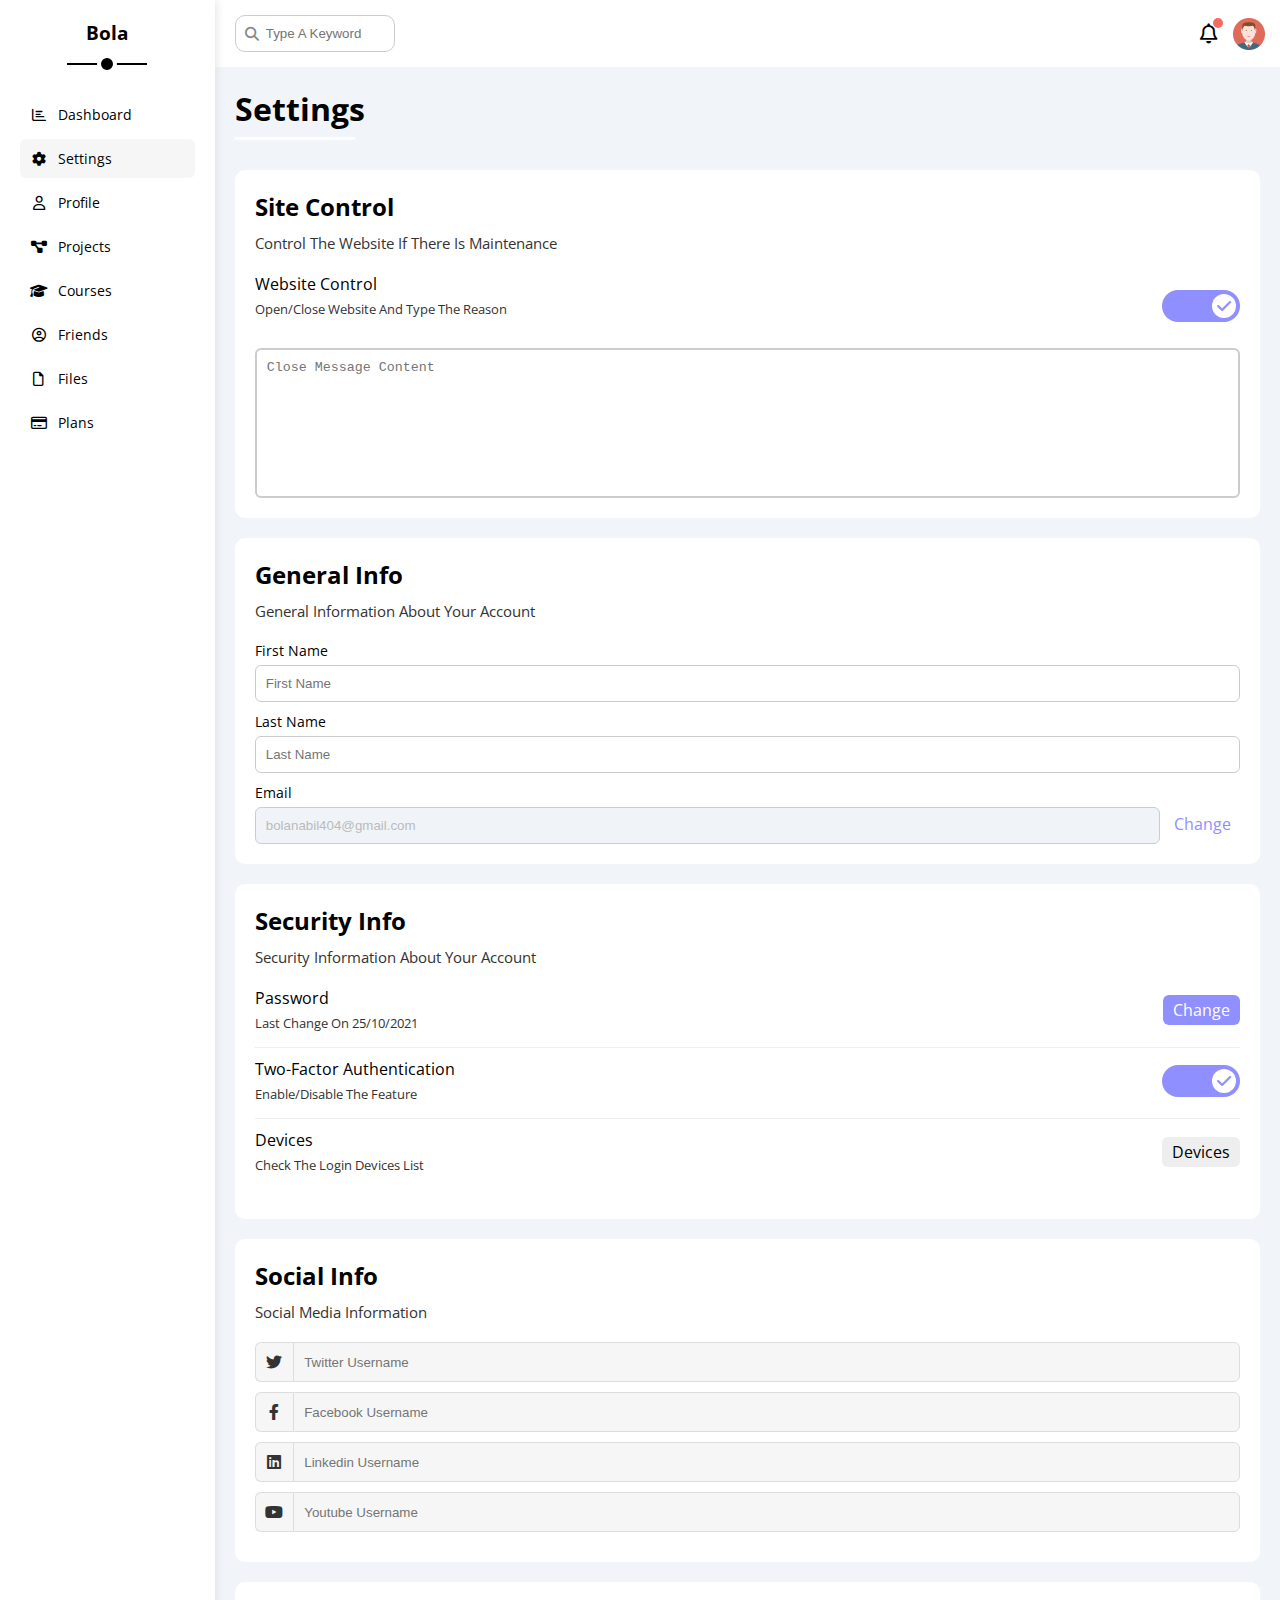
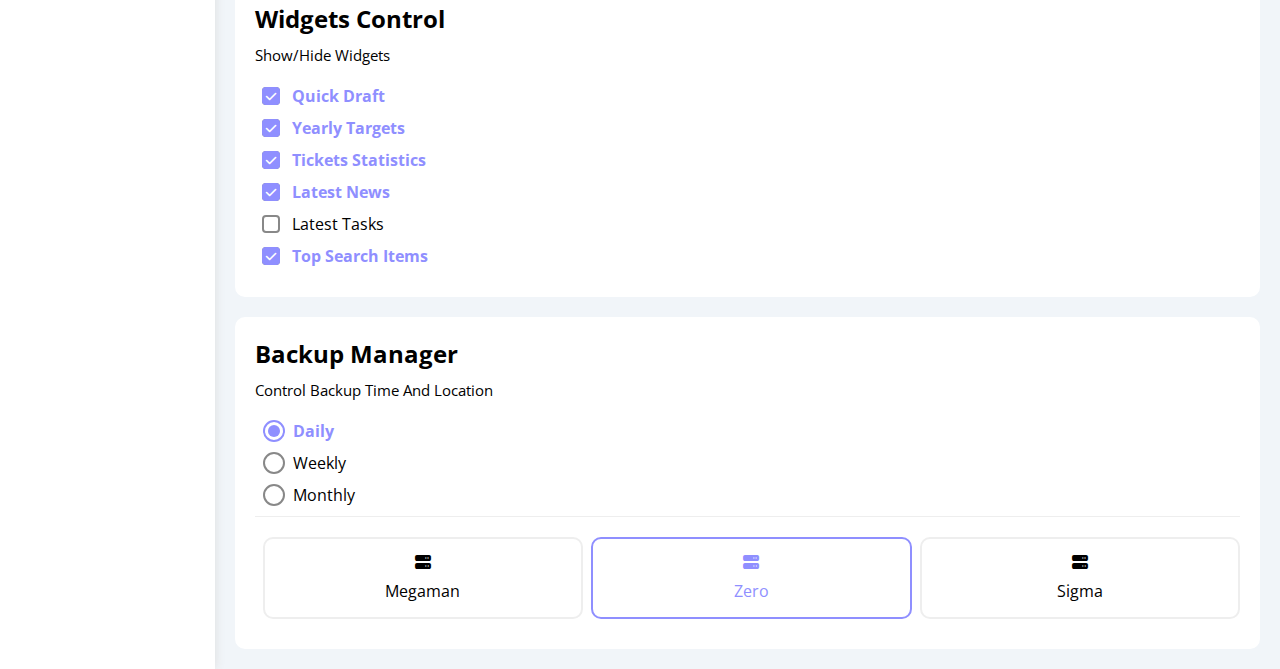
<file: settings.html>
<!DOCTYPE html>
<html lang="en-EU">
<head>
    <meta charset="UTF-8">
    <meta http-equiv="X-UA-Compatible" content="IE=edge">
    <meta name="viewport" content="width=device-width, initial-scale=1.0">
    <meta name="description" content="this is settings page">
    <link rel="preload" href="css/all.min.css" type="text/css" as="style"onload="this.onload=null;this.rel='stylesheet';" />
    <link rel="preload" href="css/framework.css" type="text/css" as="style"onload="this.onload=null;this.rel='stylesheet';" />
    <link rel="preload" href="css/main.css" type="text/css" as="style"onload="this.onload=null;this.rel='stylesheet';" />
    <link rel="preload" href="https://fonts.googleapis.com/css2?family=Open+Sans:wght@300;500&#038;display=swap"type="text/css" as="style" onload="this.onload=null;this.rel='stylesheet';" />
    <link rel="preconnect" href="https://fonts.googleapis.com" />
    <link rel="preconnect" href="https://fonts.gstatic.com" crossorigin />
    <link rel="shortcut icon" href="imgs/settings/settings-icon.png" type="image">
    <title>Settings</title>
</head>
<body>
    <div class="page d-flex">
        <nav class="bg-white p-20 p-relative">
            <h3 class="p-relative txt-c mt-0">Bola</h3>
            <ul>
                <li>
                    <a class="d-flex align-center fs-14 c-black rad-6 p-10" href="index.html"
                        aria-label="this is dashboard file">
                        <i class="fa-regular fa-chart-bar fa-fw"></i>
                        <span>Dashboard</span>
                    </a>
                </li>
                <li>
                    <a class="active d-flex align-center fs-14 c-black rad-6 p-10" href="settings.html"
                        aria-label="this is settings file">
                        <i class="fa-solid fa-gear fa-fw"></i>
                        <span>Settings</span>
                    </a>
                </li>
                <li>
                    <a class="d-flex align-center fs-14 c-black rad-6 p-10" href="profile.html"
                        aria-label="this is profile file">
                        <i class="fa-regular fa-user fa-fw"></i>
                        <span>Profile</span>
                    </a>
                </li>
                <li>
                    <a class="d-flex align-center fs-14 c-black rad-6 p-10" href="projects.html"
                        aria-label="this is projects file">
                        <i class="fa-solid fa-diagram-project fa-fw"></i>
                        <span>Projects</span>
                    </a>
                </li>
                <li>
                    <a class="d-flex align-center fs-14 c-black rad-6 p-10" href="courses.html"
                        aria-label="this is courses file">
                        <i class="fa-solid fa-graduation-cap fa-fw"></i>
                        <span>Courses</span>
                    </a>
                </li>
                <li>
                    <a class="d-flex align-center fs-14 c-black rad-6 p-10" href="friends.html"
                        aria-label="this is friends file">
                        <i class="fa-regular fa-circle-user fa-fw"></i>
                        <span>Friends</span>
                    </a>
                </li>
                <li>
                    <a class="d-flex align-center fs-14 c-black rad-6 p-10" href="files.html"
                        aria-label="this is files file">
                        <i class="fa-regular fa-file fa-fw"></i>
                        <span>Files</span>
                    </a>
                </li>
                <li>
                    <a class="d-flex align-center fs-14 c-black rad-6 p-10" href="plans.html"
                        aria-label="this is plans file">
                        <i class="fa-regular fa-credit-card fa-fw"></i>
                        <span>Plans</span>
                    </a>
                </li>
            </ul>
        </nav>
        <section class="w-full">
            <div class="head bg-white between-flex p-15">
                <div class="search p-relative">
                    <input class="p-10 " type="search" placeholder="Type A Keyword" />
                </div>
                <div class="icons d-flex align-center g-15">
                    <span class="notification p-relative">
                        <i class="fa-regular fa-bell fa-lg"></i>
                    </span>
                    <img src="imgs/avatar.webp" alt="head image" />
                </div>
            </div>
            <h1 class="p-relative">Settings</h1>
            <div class="settings-page m-20 d-grid g-20">

                <div class="bg-white p-20 rad-10">
                    <h2 class="mt-0 mb-10">Site Control</h2>
                    <p class="mt-0 c-333 fs-15 mb-20">Control The Website If There Is Maintenance</p>
                    <div class="between-flex mb-15">
                        <div>
                            <span>Website Control</span>
                            <p class="mt-5 c-333 fs-13 mb-20">Open/Close Website And Type The Reason</p>
                        </div>
                        <div>
                            <label>
                                <input class="toggle-checkbox" type="checkbox" checked />
                                <div class="toggle-switch"></div>
                            </label>
                        </div>
                    </div>
                    <textarea class="close-message w-full p-10 rad-6 d-block" placeholder="Close Message Content"></textarea>
                </div>

                <div class="p-20 bg-white rad-10">
                    <h2 class="mt-0 mb-10">General Info</h2>
                    <p class="mt-0 mb-20 c-333 fs-15">General Information About Your Account</p>
                    <div class="mb-15">
                        <label class="d-block mb-5 fs-14" for="first">First Name</label>
                        <input class="c-333 w-full p-10 rad-6 border-ccc" type="text" id="first" placeholder="First Name" />
                    </div>
                    <div class="mb-15">
                        <label class="d-block mb-5 fs-14" for="last">Last Name</label>
                        <input class="c-333 w-full p-10 rad-6 border-ccc" id="last" type="text" placeholder="Last Name" />
                    </div>
                    <div>
                        <label class="d-block mb-5 fs-14" for="email">Email</label>
                        <input class="email c-333 w-full p-10 rad-6 border-ccc mr-10" id="email" type="email" value="bolanabil404@gmail.com"
                            disabled />
                        <a class="c-blue" href="settings.html" aria-label="this is change email">Change</a>
                    </div>
                </div>

                <div class="p-20 bg-white rad-10">
                    <h2 class="mt-0 mb-10">Security Info</h2>
                    <p class="mt-0 mb-20 c-333 fs-15">Security Information About Your Account</p>
                    <div class="sec-box between-flex mb-15">
                        <div>
                            <span>Password</span>
                            <p class="c-333 fs-13 mt-5 mb-0">Last Change On 25/10/2021</p>
                        </div>
                        <a class="button btn-shape bg-blue c-white" href="settings.html" aria-label="this is change password" target="_blank">Change</a>
                    </div>
                    <div class="sec-box between-flex mb-15">
                        <div>
                            <span>Two-Factor Authentication</span>
                            <p class="c-333 fs-13 mt-5 mb-0">Enable/Disable The Feature</p>
                        </div>
                        <label>
                            <input class="toggle-checkbox" type="checkbox" checked />
                            <div class="toggle-switch"></div>
                        </label>
                    </div>
                    <div class="sec-box between-flex mb-15">
                        <div>
                            <span>Devices</span>
                            <p class="c-333 fs-13 mt-5 mb-0">Check The Login Devices List</p>
                        </div>
                        <a class="btn-shape bg-eee c-black" href="settings.html" aria-label="this is check login list">Devices</a>
                    </div>
                </div>

                <div class="social-boxes p-20 bg-white rad-10">
                    <h2 class="mt-0 mb-10">Social Info</h2>
                    <p class="mt-0 mb-20 c-333 fs-15">Social Media Information</p>
                    <div class="d-flex align-center mb-15">
                        <i class="fa-brands fa-twitter center-flex c-333"></i>
                        <input class="w-full" type="text" placeholder="Twitter Username" />
                    </div>
                    <div class="d-flex align-center mb-15">
                        <i class="fa-brands fa-facebook-f center-flex c-333"></i>
                        <input class="w-full" type="text" placeholder="Facebook Username" />
                    </div>
                    <div class="d-flex align-center mb-15">
                        <i class="fa-brands fa-linkedin center-flex c-333"></i>
                        <input class="w-full" type="text" placeholder="Linkedin Username" />
                    </div>
                    <div class="d-flex align-center mb-15">
                        <i class="fa-brands fa-youtube center-flex c-333"></i>
                        <input class="w-full" type="text" placeholder="Youtube Username" />
                    </div>
                </div>

                <div class="widgets-control p-20 bg-white rad-10">
                    <h2 class="mt-0 mb-10">Widgets Control</h2>
                    <p class="mt-0 mb-20 c-grey fs-15">Show/Hide Widgets</p>
                    <div class="control d-flex align-center mb-15">
                        <input type="checkbox" id="one" checked />
                        <label for="one">Quick Draft</label>
                    </div>
                    <div class="control d-flex align-center mb-15">
                        <input type="checkbox" id="two" checked />
                        <label for="two">Yearly Targets</label>
                    </div>
                    <div class="control d-flex align-center mb-15">
                        <input type="checkbox" id="three" checked />
                        <label for="three">Tickets Statistics</label>
                    </div>
                    <div class="control d-flex align-center mb-15">
                        <input type="checkbox" id="four" checked />
                        <label for="four">Latest News</label>
                    </div>
                    <div class="control d-flex align-center mb-15">
                        <input type="checkbox" id="five" />
                        <label for="five">Latest Tasks</label>
                    </div>
                    <div class="control d-flex align-center mb-15">
                        <input type="checkbox" id="six" checked />
                        <label for="six">Top Search Items</label>
                    </div>
                </div>

                <div class="backup-control p-20 bg-white rad-10">
                    <h2 class="mt-0 mb-10">Backup Manager</h2>
                    <p class="mt-0 mb-20 c-grey fs-15">Control Backup Time And Location</p>
                    <div class="date d-flex align-center mb-15">
                        <input type="radio" name="time" id="daily" checked />
                        <label for="daily">Daily</label>
                    </div>
                    <div class="date d-flex align-center mb-15">
                        <input type="radio" name="time" id="weekly" />
                        <label for="weekly">Weekly</label>
                    </div>
                    <div class="date d-flex align-center mb-15">
                        <input type="radio" name="time" id="monthly" />
                        <label for="monthly">Monthly</label>
                    </div>
                    <div class="servers d-flex align-center txt-c">
                        <input type="radio" name="servers" id="server-one" />
                        <div class="server mb-15 rad-10 w-full">
                            <label class="d-block m-15" for="server-one">
                                <i class="fa-solid fa-server d-block mb-10"></i>
                                Megaman
                            </label>
                        </div>
                        <input type="radio" name="servers" id="server-two" checked />
                        <div class="server mb-15 rad-10 w-full">
                            <label class="d-block m-15" for="server-two">
                                <i class="fa-solid fa-server d-block mb-10"></i>
                                Zero
                            </label>
                        </div>
                        <input type="radio" name="servers" id="server-three" />
                        <div class="server mb-15 rad-10 w-full">
                            <label class="d-block m-15" for="server-three">
                                <i class="fa-solid fa-server d-block mb-10"></i>
                                Sigma
                            </label>
                        </div>
                    </div>
                </div>
            </div>
        </section>
    </div>
</body>
</html>
</file>
<file: css/framework.css>
/* colors */
.bg-white {
    background-color: white;
}
.bg-eee {
    background-color: #eee;
}
.bg-blue {
    background-color: #8f8fff;
}
.bg-orange {
    background-color: #f59e0b;
}
.bg-green {
    background-color: #22c55e;
}
.bg-red {
    background-color: #f56b62;
}
.c-black {
    color: black;
}
.c-333 {
    color: #333;
}
.c-white {
    color: white;
}
.c-blue {
    color: #8f8fff;
}
.c-orange {
    color: #f59e0b;
}
.c-green {
    color: #22c55e;
}
.c-red {
    color: #f56b62;
}
/* colors */
/* padding and margin */
.p-5 {
    padding: 5px;
}
.p-10 {
    padding: 10px;
}
.p-15 {
    padding: 15px;
}
.p-20 {
    padding: 20px;
}
.pt-15 {
    padding-top: 15px;
}
.pt-20 {
    padding-top: 20px;
}
.pb-10{
    padding-bottom: 10px;
}
.pb-15 {
    padding-bottom: 15px;
}
.pb-20 {
    padding-bottom: 20px;
}
.pl-15 {
    padding-left: 15px;
}
.m-0 {
    margin: 0;
}
.m-15 {
    margin: 15px;
}
.m-20 {
    margin: 20px;
}
.mt-0 {
    margin-top: 0;
}
.mt-5 {
    margin-top: 5px;
}
.mt-10 {
    margin-top: 10px;
}
.mt-15 {
    margin-top: 15px;
}
.mt-20 {
    margin-top: 20px;
}
.mt-25 {
    margin-top: 25px;
}
.mr-10 {
    margin-right: 10px;
}
.mr-15 {
    margin-right: 15px;
}
.mb-0 {
    margin-bottom: 0;
}
.mb-5 {
    margin-bottom: 5px;
}
.mb-10 {
    margin-bottom: 10px;
}
.mb-15 {
    margin-bottom: 10px;
}
.mb-20 {
    margin-bottom: 20px;
}
.mb-25 {
    margin-bottom: 25px;
}
/* padding and margin */
/* box style */
.fs-13 {
    font-size: 13px
}
.fs-14 {
    font-size: 14px;
}
.fs-15 {
    font-size: 15px;
}
.fs-25 {
    font-size: 25px;
}
.txt-c {
    text-align: center;
}
.txt-right {
    text-align: right;
}
.align-center {
    align-items: center;
}
.fw-bold {
    font-weight: bold;
}
/* box sytle */
/* display */
.d-block {
    display: block;
}
.d-flex {
    display: flex;
}
.d-grid {
    display: grid;
}
/* position */
.p-relative {
    position: relative;
}
.p-absolute {
    position: absolute;
}
/* position */
/* display */
/* flex and grid */
.flex-w {
    flex-wrap: wrap;
}
.between-flex {
    display: flex;
    align-items: center;
    justify-content: space-between;
}
.center-flex {
    display: flex;
    align-items: center;
    justify-content: center;
}
.space-between {
    justify-content: space-between;
}
.g-10 {
    gap: 10px;
}
.g-15 {
    gap: 15px;
}
.g-20 {
    gap: 20px;
}
/* flex and grid */
/* borders */
.b-none {
    border: none;
}
.border-ccc {
    border: 1px solid #ccc;
}
.border-eee {
    border: 1px solid #eee;
}
.rad-6 {
    border-radius: 6px;
    -webkit-border-radius: 6px;
    -moz-border-radius: 6px;
    -ms-border-radius: 6px;
    -o-border-radius: 6px;
}
.rad-10 {
    border-radius: 10px;
    -webkit-border-radius: 10px;
    -moz-border-radius: 10px;
    -ms-border-radius: 10px;
    -o-border-radius: 10px;
}
.rad-half {
    border-radius: 50%;
    -webkit-border-radius: 50%;
    -moz-border-radius: 50%;
    -ms-border-radius: 50%;
    -o-border-radius: 50%;
}
.btn-shape {
    padding: 4px 10px;
    border-radius: 6px;
}
/* borders */
/* width and height */
.w-full {
    width: 100%;
}
.w-fit {
    width: fit-content;
}
.w-100 {
    width: 100px;
}
.h-full {
    height: 100%;
}
.h-100 {
    height: 100px;
}
/* width and height */
/* overflow */ 
.of-hidden {
    overflow: hidden;
}
/* overflow */
/* moblie design */
@media (max-width: 767px) {
    .txt-c-mobile {
        text-align: center;
    }
    .block-mobile {
        display: block;
    }
    .hide-moblie {
        display: none;
    }
}
/* moblie design */
</file>
<file: css/main.css>
:root {
    --blue-color: #8f8fff;
    --blue-alt-color: blue;
    --orange-color: #f59e0b;
    --green-color: #22c55e;
    --red-color: #f56b62;
    --grey-color: #888;
    --main-border-color: #eee;
    --second-border-color: #ccc;
    --second-color: #333;
    --main-transition: .3s;
}
* {
    box-sizing: border-box;
}
body {
    font-family: "Open Sans", sans-serif;
    margin: 0;
}
*:focus {
    outline: none;
}
a {
    text-decoration: none;
}
ul {
    list-style: none;
    padding: 0;
}
::-webkit-scrollbar {
    width: 15px;
}
::-webkit-scrollbar-track {
    background-color: white;
}
::-webkit-scrollbar-thumb {
    background-color: var(--blue-color);
}
::-webkit-scrollbar-thumb:hover {
    background-color: var(--blue-alt-color);
}
.page {
    min-height: 100vh;
    background-color: #f1f5f9;
}
.page nav {
    width: 250px;
    box-shadow: 0 0 10px #ddd;
}
.page nav > h3 {
    margin-bottom: 50px;
}
.page nav > h3::before,
.page nav > h3::after {
    content: "";
    position: absolute;
    background-color: black;
    transform: translateX(-50%);
    -webkit-transform: translateX(-50%);
    -moz-transform: translateX(-50%);
    -ms-transform: translateX(-50%);
    -o-transform: translateX(-50%);
    left: 50%;
}
.page nav > h3::before {
    width: 80px;
    height: 2px;
    bottom: -20px;
}
.page nav > h3::after {
    width: 12px;
    height: 12px;
    border-radius: 50%;
    -webkit-border-radius: 50%;
    -moz-border-radius: 50%;
    -ms-border-radius: 50%;
    -o-border-radius: 50%;
    bottom: -29px;
    border: 4px solid white;
}
nav ul li a {
    transition: var(--main-transition);
    -webkit-transition: var(--main-transition);
    -moz-transition: var(--main-transition);
    -ms-transition: var(--main-transition);
    -o-transition: var(--main-transition);
    margin-bottom: 5px;
}
nav ul li a.active,
nav ul li a:hover {
    background-color: #f6f6f6;
}
nav ul li a span {
    font-size: 14px;
    margin-left: 10px;
}
@media (max-width: 767px) {
    .page nav {
        width: 58px;
        padding: 10px
    }
    .page nav > h3 {
        font-size: 13px;
        margin-bottom: 5px;
    }
    .page nav>h3::before,
    .page nav>h3::after {
        display: none;
    }
    nav ul li a span {
        display: none;
    }
}
.head .search::before{
    font-family: var(--fa-style-family-classic);
    content: "\f002";
    font-weight: 900;
    position: absolute;
    left: 15px;
    top: 50%;
    transform: translateY(-50%);
    font-size: 14px;
    color: var(--grey-color);
}
.search input {
    border: 1px solid var(--second-border-color);
    border-radius: 10px;
    margin-left: 5px;
    padding-left: 30px;
    width: 160px;
    transition: width var(--main-transition);
    -webkit-transition: width var(--main-transition);
    -moz-transition: width var(--main-transition);
    -ms-transition: width var(--main-transition);
    -o-transition: width var(--main-transition);
}
.search input:focus {
    width: 200px;
}
.search input:focus::placeholder {
    opacity: 0;
}
.icons .notification::before {
    content: "";
    position: absolute;
    width: 10px;
    height: 10px;
    border-radius: 50%;
    -webkit-border-radius: 50%;
    -moz-border-radius: 50%;
    -ms-border-radius: 50%;
    -o-border-radius: 50%;
    background-color: var(--red-color);
    right: -5px;
    top: -5px;
}
.icons img {
    width: 32px;
    height: 32px;
}
.page h1 {
    margin: 20px 20px 40px;
}
.page h1::before,
.page h1::after {
    content: "";
    position: absolute;
    height: 3px;
    left: 0;
    bottom: -10px;
}
.page h1::before {
    background-color: white;
    width: 120px;
}
.page h1::after {
    background-color: black;
    animation: head 2s linear infinite;
    -webkit-animation: head 2s linear infinite;
}
.wrapper {
    grid-template-columns: repeat(auto-fill, minmax(450px, 1fr));
    margin: 0 20px 20px;
}
@media (max-width: 767px) {
    .wrapper {
        grid-template-columns: minmax(200px, 1fr);
        margin: 0 20px;
    }
}
.welcome .intro img {
    width: 200px;
    height: 108px;
    margin-bottom: -10px;
}
.welcome .avatar {
    width: 64px;
    height: 64px;
    border: 2px solid white;
    border-radius: 50%;
    padding: 2px;
    box-shadow: 0 0 5px #ddd;
    margin-left: 20px;
    margin-top: -32px;
}
.welcome .body {
    border-top: 1px solid var(--main-border-color);
    border-bottom: 1px solid var(--main-border-color);
}
.welcome .body > div {
    flex: 1;
}
.welcome .visit {
    margin: 0 15px 15px auto;
    transition: var(--main-transition);
    -webkit-transition: var(--main-transition);
    -moz-transition: var(--main-transition);
    -ms-transition: var(--main-transition);
    -o-transition: var(--main-transition);
}
.welcome .visit:hover {
    background-color: var(--blue-alt-color);
}
@media (max-width: 767px) {
    .welcome .intro {
        padding-bottom: 30px;
    }
    .welcome .avatar {
        margin-left: 0;
    }
    .welcome .body>div:not(:last-child) {
        margin-bottom: 20px;
    }
}
.quick-draft textarea {
    resize: none;
    min-height: 180px;
}
.quick-draft input[type="text"]:focus::placeholder,
.quick-draft textarea:focus::placeholder {
    opacity: 0;
}
.quick-draft input[type="submit"] {
    cursor: pointer;
    margin-left: auto;
    transition: var(--main-transition);
    -webkit-transition: var(--main-transition);
    -moz-transition: var(--main-transition);
    -ms-transition: var(--main-transition);
    -o-transition: var(--main-transition);
}
.quick-draft input[type="submit"]:hover {
    background-color: var(--blue-alt-color);
}
.targets .target-row .icon {
    width: 80px;
    height: 80px;
    margin-right: 15px;
}
.targets .details {
    flex: 1;
}
.targets .details .progress {
    height: 4px;
}
.targets .details .progress>span {
    position: absolute;
    left: 0;
    top: 0;
    height: 100%;
}
.targets .details .progress>span span {
    position: absolute;
    bottom: 16px;
    right: -16px;
    color: black;
    font-weight: bold;
    padding: 2px 5px;
    border-radius: 6px;
    font-size: 13px;
}
.targets .details .progress>span span::after {
    content: "";
    border-color: transparent;
    border-width: 5px;
    border-style: solid;
    position: absolute;
    bottom: -10px;
    left: 50%;
    transform: translateX(-50%);
}
.targets .details .progress>.blue span::after {
    border-top-color: var(--blue-color);
}
.targets .details .progress>.orange span::after {
    border-top-color: var(--orange-color);
}
.targets .details .progress>.green span::after {
    border-top-color: var(--green-color);
}
.blue .icon,
.blue .progress {
    background-color: rgb(0 117 255 / 10%);
}
.orange .icon,
.orange .progress {
    background-color: rgb(245 158 11 / 10%);
}
.green .icon,
.green .progress {
    background-color: rgb(34 197 94 / 10%);
}
.tickets .box {
    border: 2px solid var(--main-border-color);
    width: calc(50% - 10px);
}
@media (max-width: 767px) {
    .tickets .box {
        width: 100%;
    }
}
.latest-news .news-row:not(:last-of-type) {
    margin-bottom: 20px;
    padding-bottom: 20px;
    border-bottom: 1px solid var(--main-border-color);
}
.latest-news .news-row img {
    width: 100px;
    height: 56px;
    border-radius: 6px;
    -webkit-border-radius: 6px;
    -moz-border-radius: 6px;
    -ms-border-radius: 6px;
    -o-border-radius: 6px;
    margin-right: 10px;
}
.latest-news .info {
    flex: 1;
}
.latest-news .info h3 {
    margin: 0 0 6px;
    font-size: 16px;
}
@media (max-width: 767px) {
    .latest-news .news-row {
        display: block;
    }
    .latest-news .news-row .label {
        margin: 10px auto;
        width: fit-content;
    }
}
.tasks .task-row:not(:last-of-type) {
    margin-bottom: 15px;
    padding-bottom: 15px;
    border-bottom: 1px solid var(--main-border-color);
}
.tasks .task-row .info {
    flex: 1;
}
.tasks .done {
    text-decoration: line-through;
    opacity: .3;
}
.tasks .delete {
    cursor: pointer;
    transition: var(--main-transition);
    -webkit-transition: var(--main-transition);
    -moz-transition: var(--main-transition);
    -ms-transition: var(--main-transition);
    -o-transition: var(--main-transition);
}
.tasks .delete:hover {
    color: var(--red-color);
}
.latest-uploads ul li:not(:last-child) {
    border: 1px solid var(--main-border-color);
}
.latest-uploads ul img {
    width: 40px;
    height: 40px;
}
.last-project ul::before {
    content: "";
    position: absolute;
    left: 11px;
    width: 2px;
    height: 100%;
    background-color: var(--blue-color);
}
.last-project ul li::before {
    content: "";
    width: 20px;
    height: 20px;
    display: block;
    border-radius: 50%;
    background-color: white;
    border: 2px solid white;
    outline: 2px solid var(--blue-color);
    margin-right: 15px;
    z-index: 1;
}
.last-project ul li.done::before {
    background-color: var(--blue-color);
}
.last-project ul li.current::before {
    animation: change-color 0.8s infinite alternate;
    -webkit-animation: change-color 0.8s infinite alternate;
}
.last-project .launch-icon {
    position: absolute;
    width: 160px;
    right: 0;
    bottom: 0;
    opacity: 0.1;
}
.reminders .key {
    width: 15px;
    height: 15px;
}
.reminders li .blue {
    border-left: 2px solid var(--blue-color);
}
.reminders li .green {
    border-left: 2px solid var(--green-color);
}
.reminders li .orange {
    border-left: 2px solid var(--orange-color);
}
.reminders li .red {
    border-left: 2px solid var(--red-color);
}
.latest-post .avatar {
    width: 48px;
    height: 48px;
}
.latest-post .post-content {
    text-transform: capitalize;
    line-height: 1.8;
    border-top: 1px solid var(--main-border-color);
    border-bottom: 1px solid var(--main-border-color);
    min-height: 140px;
}
.social-media .box {
    padding-left: 70px;
}
.social-media .box i {
    position: absolute;
    left: 0;
    top: 0;
    width: 52px;
    transition: var(--main-transition);
    -webkit-transition: var(--main-transition);
    -moz-transition: var(--main-transition);
    -ms-transition: var(--main-transition);
    -o-transition: var(--main-transition);
}
.social-media .box i:hover {
    transform: rotate(5deg);
    -webkit-transform: rotate(5deg);
    -moz-transform: rotate(5deg);
    -ms-transform: rotate(5deg);
    -o-transform: rotate(5deg);
}
.social-media .twitter {
    background-color: black;
    color: #1da1f2;
}
.social-media .twitter i,
.social-media .twitter a {
    background-color: #1da1f2;
}
.social-media .facebook {
    background-color: black;
    color: #1da1f2;
}
.social-media .facebook i,
.social-media .facebook a {
    background-color: #1877f2;
}
.social-media .youtube {
    background-color: black;
    color: #ff0000;
}
.social-media .youtube i,
.social-media .youtube a {
    background-color: #ff0000;
}
.social-media .linkedin {
    background-color: black;
    color: #009DF5;
}
.social-media .linkedin i,
.social-media .linkedin a {
    background-color: #009DF5;
}
.projects .responsive-table {
    overflow-x: auto;
}
.projects table {
    min-width: 1000px;
    border-spacing: 0;
}
.projects thead td {
    background-color: var(--main-border-color);
    font-weight: bold;
}
.projects table td {
    padding: 15px;
}
.projects tbody td {
    border-bottom: 1px solid var(--main-border-color);
    border-left: 1px solid var(--main-border-color);
    transition: var(--main-transition);
    -webkit-transition: var(--main-transition);
    -moz-transition: var(--main-transition);
    -ms-transition: var(--main-transition);
    -o-transition: var(--main-transition);
}
.projects table tbody tr td:last-child {
    border-right: 1px solid var(--main-border-color);
}
.projects tbody tr:hover td {
    background-color: #faf7f7;
}
.projects table img {
    width: 32px;
    height: 32px;
    border-radius: 50%;
    -webkit-border-radius: 50%;
    -moz-border-radius: 50%;
    -ms-border-radius: 50%;
    -o-border-radius: 50%;
    padding: 2px;
    background-color: white;
}
.projects table img:not(:first-child) {
    margin-left: -20px;
}
.projects table .label {
    font-size: 13px;
}
.settings-page {
    grid-template-columns: repeat(auto-fill, minmax(503px, 1fr));
}
@media (max-width: 767px) {
    .settings-page {
        grid-template-columns: minmax(100px, 1fr);
        margin-left: 10px;
        margin-right: 10px;
        gap: 10px;
    }
}
.settings-page .close-message {
    resize: none;
    min-height: 150px;
    border: 2px solid var(--second-border-color);
}
.settings-page .close-message:focus::placeholder {
    opacity: 0;
}
.toggle-checkbox {
    -webkit-appearance: none;
    appearance: none;
    display: none;
}
.toggle-switch {
    background-color: var(--second-border-color);
    width: 78px;
    height: 32px;
    border-radius: 16px;
    position: relative;
    transition: var(--main-transition);
    -webkit-transition: var(--main-transition);
    -moz-transition: var(--main-transition);
    -ms-transition: var(--main-transition);
    -o-transition: var(--main-transition);
    cursor: pointer;
}
.toggle-switch::before {
    font-family: var(--fa-style-family-classic);
    content: "\f00d";
    font-weight: 900;
    background-color: white;
    width: 24px;
    height: 24px;
    position: absolute;
    border-radius: 50%;
    top: 4px;
    left: 4px;
    display: flex;
    justify-content: center;
    align-items: center;
    color: #aaa;
    transition: var(--main-transition)
}
.toggle-checkbox:checked+.toggle-switch {
    background-color: var(--blue-color);
}
.toggle-checkbox:checked+.toggle-switch::before {
    content: "\f00c";
    left: 50px;
    color: var(--blue-color);
}
.settings-page :disabled {
    cursor: no-drop;
    background-color: #f0f4f8;
    color: #bbb;
}
.settings-page .email {
    display: inline-flex;
    width: calc(100% - 80px);
}
.settings-page input:focus::placeholder {
    opacity: 0;
}
.settings-page .sec-box {
    padding-bottom: 15px;
}
.settings-page .sec-box:not(:last-of-type) {
    border-bottom: 1px solid var(--main-border-color);
}
.settings-page .sec-box .button {
    transition: var(--main-transition);
    -webkit-transition: var(--main-transition);
    -moz-transition: var(--main-transition);
    -ms-transition: var(--main-transition);
    -o-transition: var(--main-transition);
}
.settings-page .sec-box .button:hover {
    background-color: var(--blue-alt-color);
}
.settings-page .social-boxes i {
    width: 40px;
    height: 40px;
    background-color: #f6f6f6;
    border: 1px solid #ddd;
    border-right: none;
    border-radius: 6px 0 0 6px;
    transition: var(--main-transition)
}
.settings-page .social-boxes input {
    height: 40px;
    background-color: #f6f6f6;
    border: 1px solid #ddd;
    padding-left: 10px;
    border-radius: 0 6px 6px 0;
}
.settings-page .social-boxes>div:focus-within i {
    color: black;
}
.widgets-control .control input[type="checkbox"] {
    -webkit-appearance: none;
    appearance: none;
}
.widgets-control .control label {
    padding-left: 30px;
    cursor: pointer;
    position: relative;
}
.widgets-control .control label::before,
.widgets-control .control label::after {
    position: absolute;
    left: 0;
    top: 50%;
    margin-top: -9px;
    border-radius: 4px;
}
.widgets-control .control label::before {
    content: "";
    width: 14px;
    height: 14px;
    border: 2px solid var(--grey-color);
}
.widgets-control .control label:hover::before {
    border-color: var(--blue-alt-color);
}
.widgets-control .control label::after {
    font-family: var(--fa-style-family-classic);
    content: "\f00c";
    font-weight: 900;
    background-color: var(--blue-color);
    color: white;
    font-size: 12px;
    width: 18px;
    height: 18px;
    display: flex;
    justify-content: center;
    align-items: center;
    transform: scale(0) rotate(360deg);
    transition: var(--main-transition)
}
.widgets-control .control input[type="checkbox"]:checked+label::after {
    transform: scale(1);
    -webkit-transform: scale(1);
    -moz-transform: scale(1);
    -ms-transform: scale(1);
    -o-transform: scale(1);
}
.widgets-control .control input[type="checkbox"]:checked + label {
    color: var(--blue-color);
    font-weight: bold;
}
.backup-control input[type="radio"] {
    appearance: none;
}
.backup-control .date label {
    padding-left: 30px;
    position: relative;
    cursor: pointer;
}
.backup-control .date label::before {
    content: "";
    position: absolute;
    top: 50%;
    left: 0;
    margin-top: -11px;
    width: 18px;
    height: 18px;
    border: 2px solid var(--grey-color);
    border-radius: 50%;
}
.backup-control .date label::after {
    content: "";
    position: absolute;
    left: 5px;
    top: 5px;
    width: 12px;
    height: 12px;
    background: var(--blue-color);
    border-radius: 50%;
    transition: var(--main-transition);
    transform: scale(0);
    -webkit-border-radius: 50%;
    -moz-border-radius: 50%;
    -ms-border-radius: 50%;
    -o-border-radius: 50%;
    -webkit-transform: scale(0);
    -moz-transform: scale(0);
    -ms-transform: scale(0);
    -o-transform: scale(0);
    -webkit-transition: var(--main-transition);
    -moz-transition: var(--main-transition);
    -ms-transition: var(--main-transition);
    -o-transition: var(--main-transition);
}
.backup-control .date input[type="radio"]:checked+label::before {
    border-color: var(--blue-color);
}
.backup-control .date input[type="radio"]:checked+label::after {
    transform: scale(1);
}
.backup-control .date input[type="radio"]:checked + label {
    color: var(--blue-color);
    font-weight: bold;
}
.backup-control .servers {
    border-top: 1px solid var(--main-border-color);
    padding-top: 20px;
}
@media (max-width: 767px) {
    .backup-control .servers {
        flex-wrap: wrap;
    }
}
.backup-control .servers .server {
    border: 2px solid var(--main-border-color);
    position: relative;
}
.backup-control .servers .server label {
    cursor: pointer;
}
.backup-control .servers input[type="radio"]:checked+.server {
    border-color: var(--blue-color);
    color: var(--blue-color);
}
@media (max-width: 767px) {
    .profile-page .overview {
        flex-direction: column;
    }
}
.profile-page .avatar-box {
    width: 300px;
}
@media (min-width: 768px) {
    .profile-page .avatar-box {
        border-right: 1px solid var(--main-border-color);
    }
}
.profile-page .avatar-box>img {
    width: 120px;
    height: 120px;
}
.profile-page .avatar-box .level {
    height: 6px;
    overflow: hidden;
    margin: auto;
    width: 70%;
}
.profile-page .avatar-box .level span {
    position: absolute;
    left: 0;
    top: 0;
    height: 100%;
    background-color: var(--blue-color);
    border-radius: 6px;
}
.profile-page .info-box .box {
    flex-wrap: wrap;
    border-bottom: 1px solid var(--main-border-color);
    transition: var(--main-transition)
}
.profile-page .info-box .box:hover {
    background-color: #f9f9f9;
}
.profile-page .info-box .box>div {
    min-width: 250px;
    padding: 10px 0 0;
}
.profile-page .info-box h4 {
    font-weight: normal;
}
.profile-page .info-box .toggle-switch {
    height: 20px;
}
@media (max-width: 767px) {
    .profile-page .info-box .toggle-switch {
        margin: auto;
    }
}
.profile-page .info-box .toggle-switch::before {
    width: 12px;
    height: 12px;
    font-size: 8px;
}
.profile-page .info-box .toggle-checkbox:checked+.toggle-switch::before {
    left: 62px;
}
@media (max-width: 767px) {
    .profile-page .other-data {
        flex-direction: column;
    }
}
.profile-page .skills-card {
    flex-grow: 1;
}
.profile-page .skills-card ul li {
    padding: 15px 0;
}
.profile-page .skills-card ul li:not(:last-child) {
    border-bottom: 1px solid var(--main-border-color);
}
.profile-page .skills-card ul li span {
    display: inline-flex;
    padding: 4px 10px;
    background-color: var(--main-border-color);
    border-radius: 6px;
    font-size: 14px;
}
.profile-page .skills-card ul li span:not(:last-child) {
    margin-right: 5px;
}
.profile-page .activities {
    flex-grow: 2;
}
.profile-page .activity:not(:last-of-type) {
    border-bottom: 1px solid var(--main-border-color);
    padding-bottom: 20px;
    margin-bottom: 20px;
}
.profile-page .activity img {
    width: 64px;
    height: 64px;
    margin-right: 10px;
}
@media (min-width: 768px) {
    .profile-page .activity .date {
        margin-left: auto;
        text-align: right;
    }
}
@media (max-width: 767px) {
    .profile-page .activity {
        flex-direction: column;
    }
    .profile-page .activity img {
        margin-right: 0;
        margin-bottom: 15px;
    }
    .profile-page .activity .date {
        margin-top: 15px;
    }
}
.projects-page {
    grid-template-columns: repeat(auto-fill, minmax(600px, 1fr));
}
@media (max-width: 767px) {
    .projects-page {
        grid-template-columns: minmax(200px, 1fr);
        margin-left: 10px;
        margin-right: 10px;
        gap: 10px;
    }
}
.projects-page .project .date {
    position: absolute;
    right: 10px;
    top: 10px;
}
.projects-page .project h4 {
    font-weight: normal;
}
.projects-page .project .team {
    position: relative;
    min-height: 80px;
}
.projects-page .project .team a {
    position: absolute;
    left: 0;
    bottom: 0;
}
.projects-page .project .team a:nth-child(2) {
    left: 25px;
}
.projects-page .project .team a:nth-child(3) {
    left: 50px;
}
.projects-page .project .team a:nth-child(4) {
    left: 75px;
}
.projects-page .project .team a:nth-child(5) {
    left: 100px;
}
.projects-page .project .team a:hover {
    z-index: 1000;
}
.projects-page .project .team img {
    width: 40px;
    height: 40px;
    border-radius: 50%;
    border: 2px solid white;
}
.projects-page .project .do {
    justify-content: flex-end;
    border-top: 1px solid var(--main-border-color);
    border-bottom: 1px solid var(--main-border-color);
    padding: 15px 0;
    margin: 15px 0;
}
@media (max-width: 767px) {
    .projects-page .project .do {
        flex-direction: column;
    }
}
.projects-page .project .do span {
    padding: 3px 8px;
    margin-left: 5px;
    width: fit-content;
}
@media (max-width: 767px) {
    .projects-page .project .do span:not(:last-child) {
        margin-bottom: 15px;
    }
}
.prjects-page .project .info {
    border-top: 1px solid var(--main-border-color);
    margin-top: 15px;
    padding-top: 15px;
}
@media (max-width: 767px) {
    .projects-page .project .info {
        flex-direction: column;
    }
}
.projects-page .project .prog {
    height: 8px;
    width: 260px;
    position: relative;
    border-radius: 6px;
}
@media (max-width: 767px) {
    .projects-page .project .prog {
        margin-bottom: 15px;
    }
}
.projects-page .project .prog span {
    position: absolute;
    left: 0;
    top: 0;
    height: 100%;
    border-radius: 6px;
}
.courses-page {
    grid-template-columns: repeat(auto-fill, minmax(300px, 1fr));
}
@media (max-width: 767px) {
    .courses-page {
        grid-template-columns: minmax(200px, 1fr);
        margin-left: 10px;
        margin-right: 10px;
        gap: 10px;
    }
}
.courses-page .course {
    overflow: hidden;
}
.courses-page .course .cover {
    max-width: 100%;
}
.courses-page .course .instructor {
width: 64px;
    height: 64px;
    border-radius: 50%;
    -webkit-border-radius: 50%;
    -moz-border-radius: 50%;
    -ms-border-radius: 50%;
    -o-border-radius: 50%;
    position: absolute;
    left: 20px;
    top: 20px;
    border: 2px solid  white;
}
.courses-page .course .description {
    line-height: 1.6;
}
.courses-page .course .info {
    border-top: 1px solid var(--main-border-color);
    font-size: 13px;
}
.courses-page .info .title {
    position: absolute;
    top: -13px;
    left: 50%;
    transform: translateX(-50%);
    font-size: 13px;
}
.friends-page {
    grid-template-columns: repeat(auto-fill, minmax(300px, 1fr));
}
@media (max-width: 767px) {
    .friends-page {
        grid-template-columns: minmax(200px, 1fr);
        margin-left: 10px;
        margin-right: 10px;
        gap: 10px;
    }
}
.friends-page .contact i {
    background-color: var(--main-border-color);
    padding: 10px;
    border-radius: 50%;
    color: #666;
    font-size: 13px;
    cursor: pointer;
    transition: var(--main-transition)
}
.friends-page .contact i:hover {
    background-color: var(--blue-color);
    color: white;
}
.friends-page .friend .icons {
    border-top: 1px solid var(--main-border-color);
    border-bottom: 1px solid var(--main-border-color);
    margin-top: 15px;
    margin-bottom: 15px;
    padding-top: 15px;
    padding-bottom: 15px;
}
.friends-page .friend .icons i {
    margin-right: 5px;
}
.friends-page .friend .icons .vip {
    position: absolute;
    right: 0;
    top: 50%;
    transform: translateY(-50%);
    font-size: 40px;
    opacity: .2;
}
.files-page {
    flex-direction: row-reverse;
    align-items: flex-start;
}
@media (max-width: 767px) {
    .files-page {
        flex-direction: column;
        align-items: normal;
    }
}
.files-page .files-stats {
    min-width: 260px;
}
.files-page .files-stats .icon {
    width: 40px;
    height: 40px;
    margin-right: 10px;
}
.files-page .files-stats .size {
    margin-left: auto;
}
.files-page .files-stats .blue {
    background-color: rgb(0 117 255 / 10%);
}
.files-page .files-stats .green {
    background-color: rgb(34 197 94 / 10%);
}
.files-page .files-stats .red {
    background-color: rgb(244 67 54 / 10%);
}
.files-page .files-stats .orange {
    background-color: rgb(245 158 11 / 10%);
}
.files-page .files-stats .upload {
    margin: 15px auto 0;
    padding: 10px 15px;
    transition: var(--main-transition);
    -webkit-transition: var(--main-transition);
    -moz-transition: var(--main-transition);
    -ms-transition: var(--main-transition);
    -o-transition: var(--main-transition);
}
.files-page .files-stats .upload:hover {
    background-color: var(--blue-alt-color);
}
.files-page .files-stats .upload:hover i {
    animation: go-up 0.8s infinite;
    -webkit-animation: go-up 0.8s infinite;
}
.files-page .files-content {
    flex: 1;
    grid-template-columns: repeat(auto-fill, minmax(200px, 1fr));
}
.files-page .files-content img {
    width: 64px;
    height: 64px;
    transition: var(--main-transition);
    -webkit-transition: var(--main-transition);
    -moz-transition: var(--main-transition);
    -ms-transition: var(--main-transition);
    -o-transition: var(--main-transition);
}
.files-page .files-content .file:hover img {
    transform: rotate(5deg);
}
.files-page .files-content .info {
    border-top: 1px solid var(--main-border-color);
}
.plans-page {
    grid-template-columns: repeat(auto-fill, minmax(450px, 1fr));
}
@media (max-width: 767px) {
    .plans-page {
        grid-template-columns: minmax(250px, 1fr);
        margin-left: 10px;
        margin-right: 10px;
        gap: 10px;
    }
}
.plans-page .plan .top {
    border: 3px solid white;
    outline: 3px solid transparent;
}
.plans-page .plan.green .top {
    outline-color: var(--green-color);
}
.plans-page .plan.blue .top {
    outline-color: var(--blue-color);
}
.plans-page .plan.orange .top {
    outline-color: var(--orange-color);
}
.plans-page .plan .price {
    position: relative;
    font-size: 40px;
    width: fit-content;
    margin: auto;
}
.plans-page .plan .price span {
    position: absolute;
    left: -20px;
    top: 0;
    font-size: 25px;
}
.plans-page .plan ul li {
    display: flex;
    align-items: center;
    padding: 15px 0;
    font-size: 15px;
    border-bottom: 1px solid var(--main-border-color);
}
.plans-page .plan li .yes {
    color: var(--green-color);
}
.plans-page .plan li i:not(.yes, .help) {
    color: var(--red-color);
}
.plans-page .plan ul li i:first-child {
    font-size: 18px;
    margin-right: 5px;
}
.plans-page .plan ul li .help {
    color: var(--second-color);
    margin-left: auto;
    cursor: pointer;
}
/* animation */
@keyframes head {
    0%{
        width: 0;
    }
    50%, 100% {
        width: 50px;
    }
}
@keyframes change-color {
    from {
        background-color: var(--blue-color);
    }
    to {
        background-color: white;
    }
}
@keyframes go-up {
    0%,
    100% {
        transform: translateY(0);
    }
    50% {
        transform: translateY(-5px);
    }
}
/* animation */
</file>
